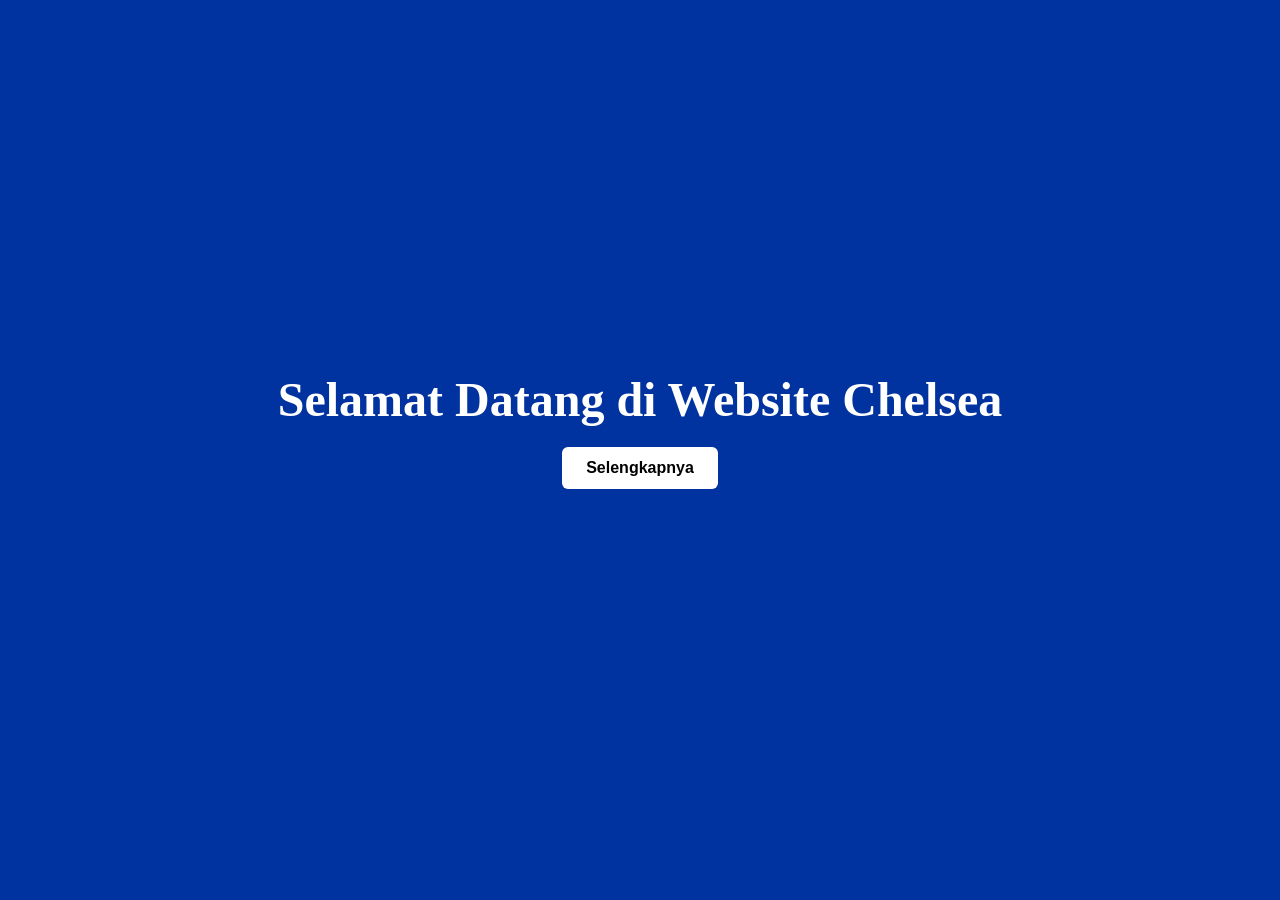
<file: index.html>
<!DOCTYPE html>
<html lang="en">
<head>
    <meta charset="UTF-8">
    <meta name="viewport" content="width=device-width, initial-scale=1.0">
    <title>Website Chelsea</title>
    <link rel="stylesheet" href="style.css">
</head>
<body>
    
    <div class="hero" id="hero">
        <h1>Selamat Datang di Website Chelsea</h1>
        <a href="beranda.html">Selengkapnya</a>
    </div>

</body>
</html>
</file>
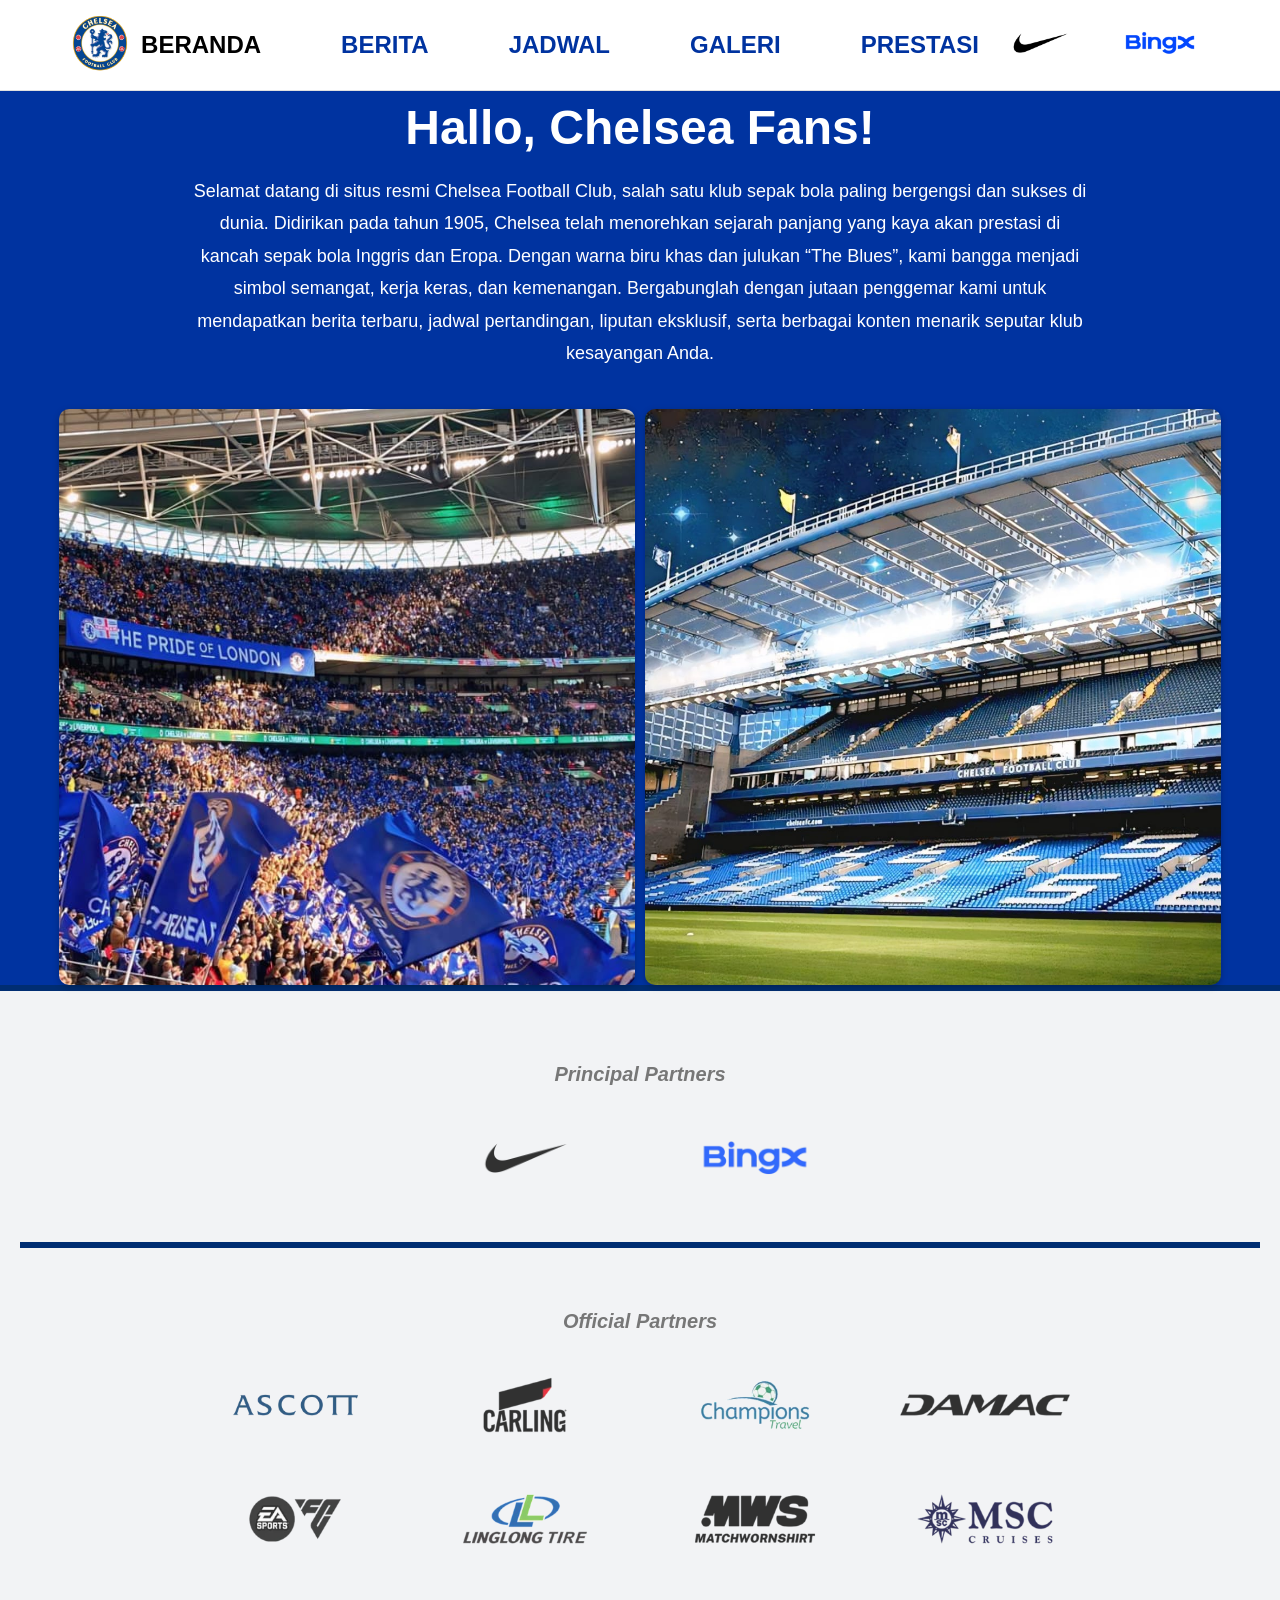
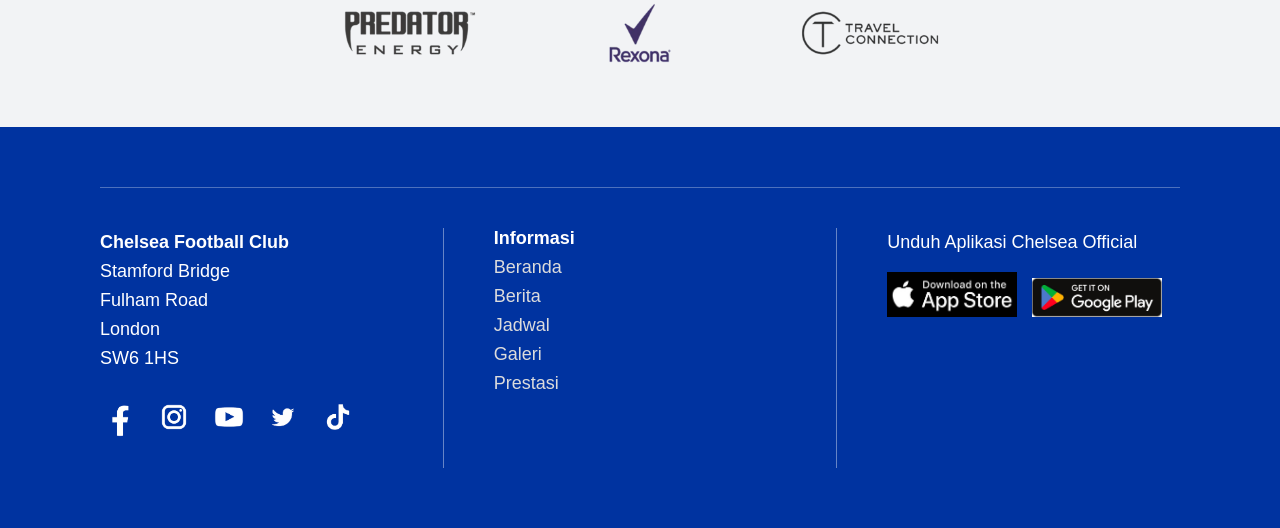
<file: beranda.html>
<!DOCTYPE html>
<html lang="id">
<head>
  <meta charset="UTF-8">
  <meta name="viewport" content="width=device-width, initial-scale=1.0">
  <title>BERANDA | Chelsea FC</title>
  <link rel="stylesheet" href="style.css">
</head>
<body>

  <!-- Navbar -->
  <div class="navbar">
    <div class="logo">
        <a href="index.html">
      <img src="galeri/logo.chelsea.png" alt="Chelsea Logo">
        </a>
    </div>

    <input type="checkbox" id="menu-toggle">
    <label for="menu-toggle" class="menu-icon">&#9776;</label>

    <ul class="menu">
      <li><a href="beranda.html" class="active">BERANDA</a></li>
      <li><a href="berita.html">BERITA</a></li>
      <li><a href="jadwal.html">JADWAL</a></li>
      <li><a href="galeri.html">GALERI</a></li>
      <li><a href="prestasi.html">PRESTASI</a></li>
    </ul>

    <div class="brand">
      <a href="https://www.nike.com/gb/" target="_blank"><img src="galeri/Nike_Swoosh_Black.webp" class="brand-logo" alt="Nike"></a>
      <a href="https://bingx.com" target="_blank"><img src="galeri/bingx_header_500x167.webp" class="brand-logo" alt="bingx"></a>
    </div>
  </div>

  <div class="content">
    <div class="overlay"></div>
  <div class="beranda-text">
    <h1>Hallo, Chelsea Fans!</h1>
    <p>
      Selamat datang di situs resmi Chelsea Football Club, salah satu klub sepak bola paling bergengsi dan sukses di dunia. 
      Didirikan pada tahun 1905, Chelsea telah menorehkan sejarah panjang yang kaya akan prestasi di kancah sepak bola Inggris dan Eropa. 
      Dengan warna biru khas dan julukan “The Blues”, kami bangga menjadi simbol semangat, kerja keras, dan kemenangan. 
      Bergabunglah dengan jutaan penggemar kami untuk mendapatkan berita terbaru, jadwal pertandingan, liputan eksklusif, 
      serta berbagai konten menarik seputar klub kesayangan Anda.
    </p>
  </div>
  </div>

  <!-- Tambahan 2 foto di bawah teks -->
  <div class="beranda-foto">
    <img src="galeri/std1.jpg" alt="Chelsea Team" class="foto-beranda">
    <img src="galeri/std2.jpg" alt="Chelsea Fans" class="foto-beranda">
  </div>

   <!-- PARTNERS SECTION -->
<div class="partners">
  <div class="principal">
    <h3>Principal Partners</h3>
    <div class="partner-logo">
      <a href="https://www.nike.com/gb/" target="_blank">
        <img src="galeri/Nike_Swoosh_Black.webp" alt="Nike">
      </a>
      <a href="https://bingx.com" target="_blank">
        <img src="galeri/bingx_header_500x167.webp" alt="BingX">
      </a>
    </div>
  </div>

  <hr class="separator">

  <div class="official">
    <h3>Official Partners</h3>
    <div class="partner-logo">
      <a href="https://www.discoverasr.com/en/sign-up" target="_blank"><img src="galeri/Ascott.webp" alt="Ascott"></a>
      <a href="https://www.carling.com/" target="_blank"><img src="galeri/carling_footer_600x200.webp" alt="Carling"></a>
      <a href="https://www.champions-travel.com/" target="_blank"><img src="galeri/champions_travel_footer_600x200.webp" alt="Champions Travel"></a>
      <a href="https://www.damacproperties.com/" target="_blank"><img src="galeri/damac_footer_600x200.webp" alt="Damac"></a>
      <a href="https://www.ea.com/games/ea-sports-fc" target="_blank"><img src="galeri/easports_footer_600x200.webp" alt="EA Sports"></a>
      <a href="https://www.linglongtire.com/" target="_blank"><img src="galeri/linglone_footer_600x200.webp" alt="Linglong Tire"></a>
      <a href="https://www.mwspartnership.com/" target="_blank"><img src="galeri/mws_footer_600x200.webp" alt="MWS"></a>
      <a href="https://www.msccruises.com/" target="_blank"><img src="galeri/msc_footer_600x200.webp" alt="MSC Cruises"></a>
      <a href="https://www.predatorenergy.com/" target="_blank"><img src="galeri/predator_footer_600x200.webp" alt="Predator Energy"></a>
      <a href="https://www.rexona.com/" target="_blank"><img src="galeri/rexona_footer_600x200.webp" alt="Rexona"></a>
      <a href="https://www.travelconnection.co.uk/" target="_blank"><img src="galeri/travel_connection_footer_600x200.webp" alt="Travel Connection"></a>
    </div>
  </div>
</div>
<!-- END PARTNERS -->

<!-- FOOTER -->
<footer class="footer">
  <div class="footer-container">

    <!-- Kolom kiri -->
    <div class="footer-column">
      <p><strong>Chelsea Football Club</strong></p>
      <p>Stamford Bridge<br>Fulham Road<br>London<br>SW6 1HS</p>

      <div class="social-icons">
        <a href="https://www.facebook.com/ChelseaFC/" target="_blank"><img src="galeri/facebook.png" alt="Facebook"></a>
        <a href="https://www.instagram.com/chelseafc/" target="_blank"><img src="galeri/instagram.png" alt="Instagram"></a>
        <a href="https://www.youtube.com/chelseafc" target="_blank"><img src="galeri/youtube.png" alt="YouTube"></a>
        <a href="https://x.com/chelseafc" target="_blank"><img src="galeri/twitter.png" alt="Twitter"></a>
        <a href="https://www.tiktok.com/@chelseafc" target="_blank"><img src="galeri/tiktok.png" alt="TikTok"></a>
      </div>
    </div>

     <!-- Garis pemisah 1 -->
    <div class="footer-divider"></div>

    <!-- Kolom tengah -->
<div class="footer-column">
  <h3>Informasi</h3>
  <ul>
    <li><a href="beranda.html">Beranda</a></li>
    <li><a href="berita.html">Berita</a></li>
    <li><a href="jadwal.html">Jadwal</a></li>
    <li><a href="galeri.html">Galeri</a></li>
    <li><a href="prestasi.html">Prestasi</a></li>
  </ul>
</div>

    <!-- Garis pemisah 2 -->
    <div class="footer-divider"></div>

    <!-- Kolom kanan -->
    <div class="footer-column">
      <p>Unduh Aplikasi Chelsea Official</p>
      <div class="app-links">
        <a href="https://apps.apple.com/gb/app/chelsea-official-app/id1353142218?shortlink=id1x1kng&c=Website_Landing_Preferences&pid=Website&deep_link_value=Website_Landing_Preferences&source_caller=ui" target="_blank"><img src="galeri/appsore.jpg" alt="App Store"></a>
        <a href="https://play.google.com/store/apps/details?id=com.chelseafc.the5thstand&hl=en_US&gl=US&shortlink=03ey3mli&c=Website_Landing_Preferences&pid=Website&deep_link_value=Website_Landing_Preferences&source_caller=ui&pli=1" target="_blank"><img src="galeri/playstore.jpg" alt="Google Play"></a>
      </div>
    </div>

  </div>
</footer>
<!-- END FOOTERS -->

</div>
</body>
</html>
</file>
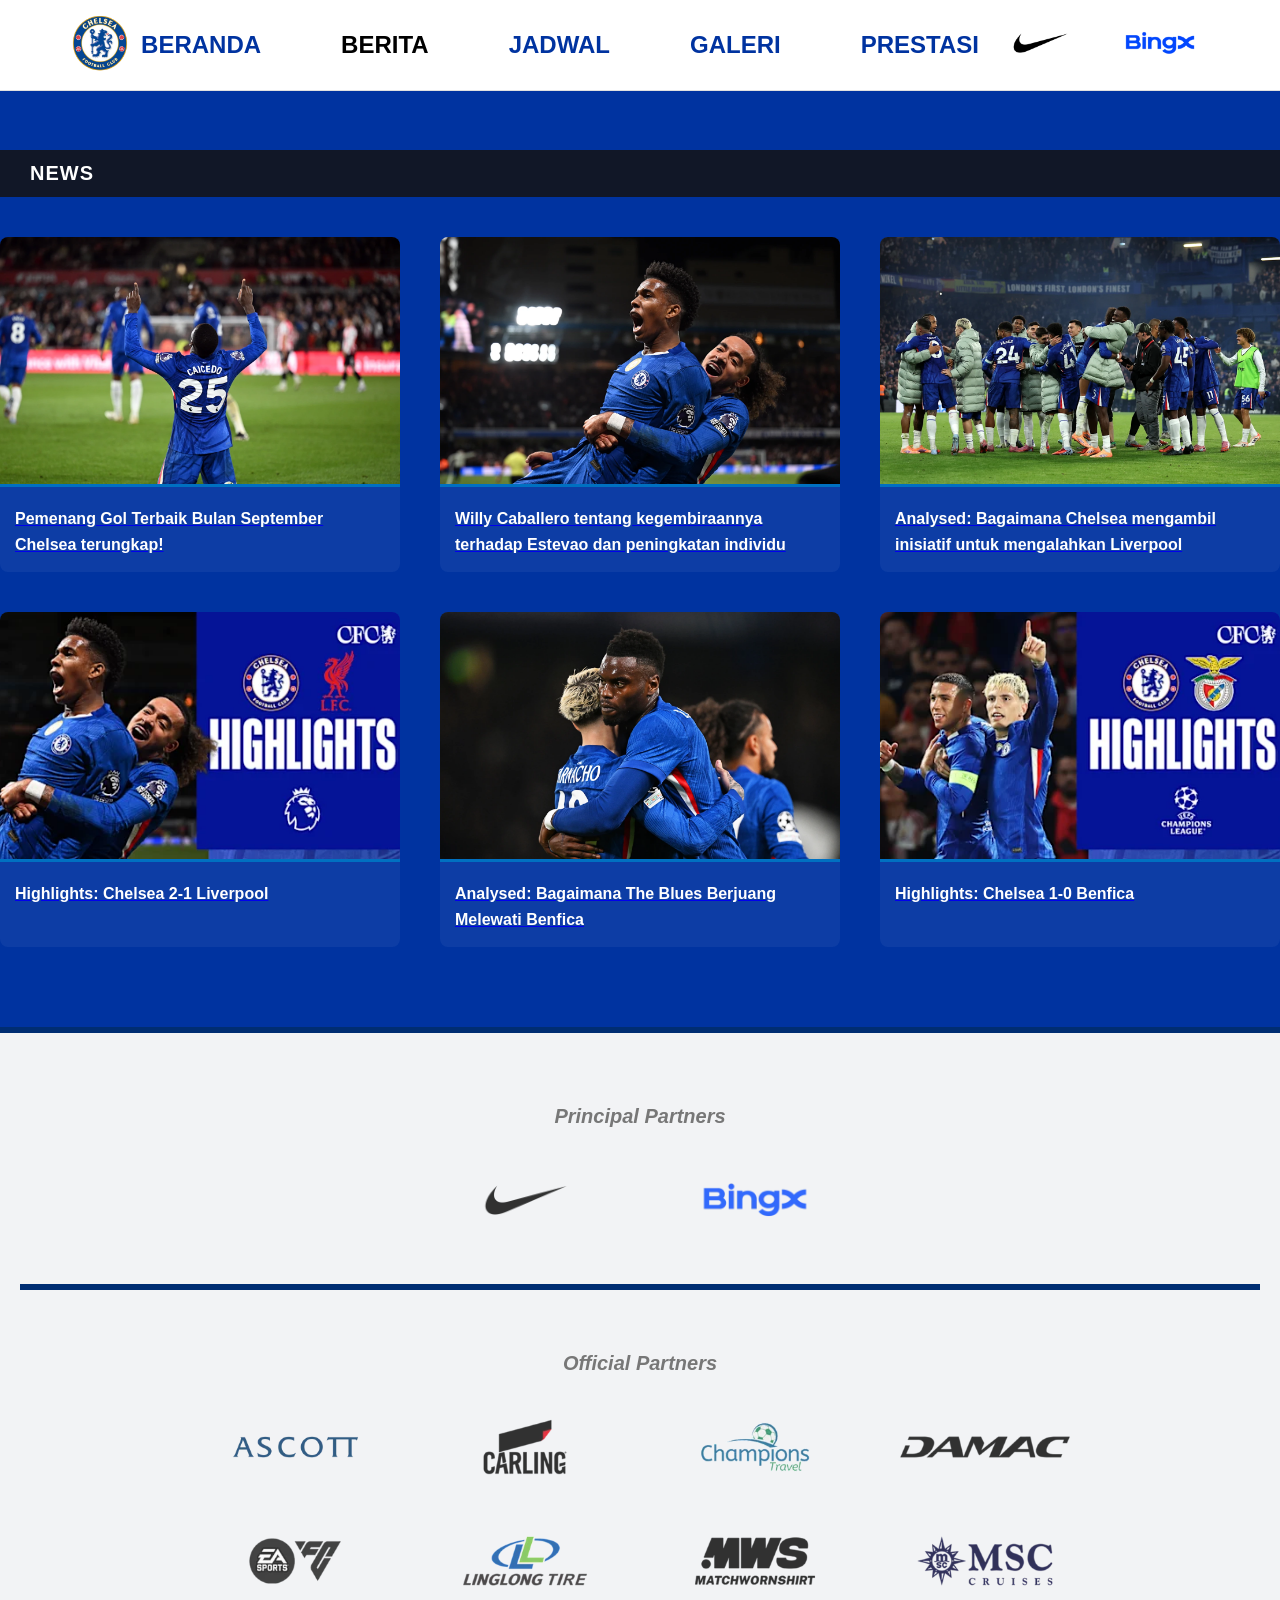
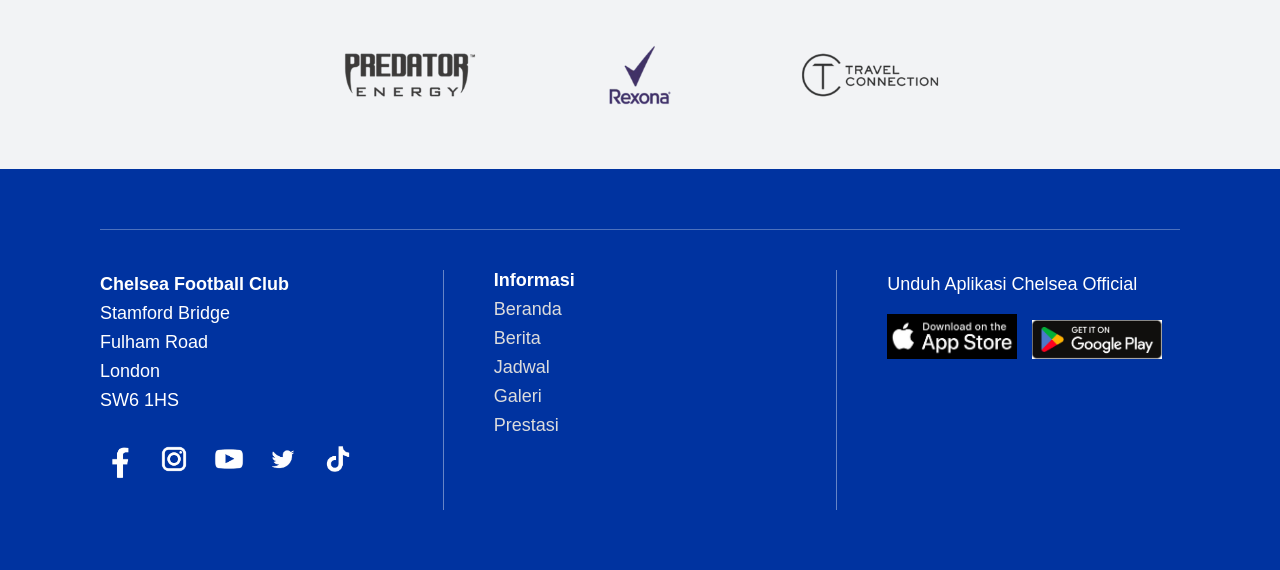
<file: berita.html>
<!DOCTYPE html>
<html lang="id">
<head>
  <meta charset="UTF-8">
  <meta name="viewport" content="width=device-width, initial-scale=1.0">
  <title>BERITA | Chelsea FC</title>
  <link rel="stylesheet" href="style.css">
</head>
<body>

  <!-- Navbar -->
  <div class="navbar">
    <div class="logo">
      <a href="index.html">
        <img src="galeri/logo.chelsea.png" alt="Chelsea Logo">
      </a>
    </div>

    <input type="checkbox" id="menu-toggle">
    <label for="menu-toggle" class="menu-icon">&#9776;</label>

    <ul class="menu">
      <li><a href="beranda.html">BERANDA</a></li>
      <li><a href="berita.html" class="active">BERITA</a></li>
      <li><a href="jadwal.html">JADWAL</a></li>
      <li><a href="galeri.html">GALERI</a></li>
      <li><a href="prestasi.html">PRESTASI</a></li>
    </ul>

    <div class="brand">
      <a href="https://www.nike.com/gb/" target="_blank"><img src="galeri/Nike_Swoosh_Black.webp" class="brand-logo" alt="Nike"></a>
      <a href="https://bingx.com" target="_blank"><img src="galeri/bingx_header_500x167.webp" class="brand-logo" alt="bingx"></a>
    </div>
  </div>

  <!-- Section News -->
  <section class="news-section">
    <h2 class="section-title">NEWS</h2>

    <div class="news-container">
      <div class="news-card">
        <a href="berita1.html" target="_blank">
        <img src="galeri/berita1.webp" alt="Berita 1">
        <p>Pemenang Gol Terbaik Bulan September Chelsea terungkap!</p>
        </a>
      </div>

      <div class="news-card">
        <a href="berita2.html" target="_blank">
        <img src="galeri/berita2.webp" alt="Berita 2">
        <p>Willy Caballero tentang kegembiraannya terhadap Estevao dan peningkatan individu</p>
        </a>
      </div>

      <div class="news-card">
        <a href="berita3.html" target="_blank">
        <img src="galeri/berita3.webp" alt="Berita 3">
        <p>Analysed: Bagaimana Chelsea mengambil inisiatif untuk mengalahkan Liverpool</p>
        </a>
      </div>

      <div class="news-card">
        <a href="https://youtu.be/ABM__Eq-VKY?si=uOVb8-Cm1Ati54t7" target="_blank">
        <img src="galeri/higlights.webp" alt="higlights">
        <p>Highlights: Chelsea 2-1 Liverpool</p>
        </a>
      </div>

      <div class="news-card">
        <a href="berita5.html" target="_blank">
        <img src="galeri/berita5.webp" alt="Berita 5">
        <p>Analysed: Bagaimana The Blues Berjuang Melewati Benfica</p>
        </a>
      </div>

      <div class="news-card">
        <a href="https://youtu.be/t7xD6mVBL2M?si=WYbvD7YIUzpQg7qe" target="_blank">
        <img src="galeri/higlights2.webp" alt="higlights 2">
        <p>Highlights: Chelsea 1-0 Benfica</p>
        </a>
      </div>

    </div>
  </section>

  <!-- PARTNERS SECTION -->
<div class="partners">
  <div class="principal">
    <h3>Principal Partners</h3>
    <div class="partner-logo">
      <a href="https://www.nike.com/gb/" target="_blank">
        <img src="galeri/Nike_Swoosh_Black.webp" alt="Nike">
      </a>
      <a href="https://bingx.com" target="_blank">
        <img src="galeri/bingx_header_500x167.webp" alt="BingX">
      </a>
    </div>
  </div>

  <hr class="separator">

  <div class="official">
    <h3>Official Partners</h3>
    <div class="partner-logo">
      <a href="https://www.discoverasr.com/en/sign-up" target="_blank"><img src="galeri/Ascott.webp" alt="Ascott"></a>
      <a href="https://www.carling.com/" target="_blank"><img src="galeri/carling_footer_600x200.webp" alt="Carling"></a>
      <a href="https://www.champions-travel.com/" target="_blank"><img src="galeri/champions_travel_footer_600x200.webp" alt="Champions Travel"></a>
      <a href="https://www.damacproperties.com/" target="_blank"><img src="galeri/damac_footer_600x200.webp" alt="Damac"></a>
      <a href="https://www.ea.com/games/ea-sports-fc" target="_blank"><img src="galeri/easports_footer_600x200.webp" alt="EA Sports"></a>
      <a href="https://www.linglongtire.com/" target="_blank"><img src="galeri/linglone_footer_600x200.webp" alt="Linglong Tire"></a>
      <a href="https://www.mwspartnership.com/" target="_blank"><img src="galeri/mws_footer_600x200.webp" alt="MWS"></a>
      <a href="https://www.msccruises.com/" target="_blank"><img src="galeri/msc_footer_600x200.webp" alt="MSC Cruises"></a>
      <a href="https://www.predatorenergy.com/" target="_blank"><img src="galeri/predator_footer_600x200.webp" alt="Predator Energy"></a>
      <a href="https://www.rexona.com/" target="_blank"><img src="galeri/rexona_footer_600x200.webp" alt="Rexona"></a>
      <a href="https://www.travelconnection.co.uk/" target="_blank"><img src="galeri/travel_connection_footer_600x200.webp" alt="Travel Connection"></a>
    </div>
  </div>
</div>
<!-- END PARTNERS -->

<!-- FOOTER -->
<footer class="footer">
  <div class="footer-container">

    <!-- Kolom kiri -->
    <div class="footer-column">
      <p><strong>Chelsea Football Club</strong></p>
      <p>Stamford Bridge<br>Fulham Road<br>London<br>SW6 1HS</p>

      <div class="social-icons">
        <a href="https://www.facebook.com/ChelseaFC/" target="_blank"><img src="galeri/facebook.png" alt="Facebook"></a>
        <a href="https://www.instagram.com/chelseafc/" target="_blank"><img src="galeri/instagram.png" alt="Instagram"></a>
        <a href="https://www.youtube.com/chelseafc" target="_blank"><img src="galeri/youtube.png" alt="YouTube"></a>
        <a href="https://x.com/chelseafc" target="_blank"><img src="galeri/twitter.png" alt="Twitter"></a>
        <a href="https://www.tiktok.com/@chelseafc" target="_blank"><img src="galeri/tiktok.png" alt="TikTok"></a>
      </div>
    </div>

     <!-- Garis pemisah 1 -->
    <div class="footer-divider"></div>

    <!-- Kolom tengah -->
<div class="footer-column">
  <h3>Informasi</h3>
  <ul>
    <li><a href="beranda.html">Beranda</a></li>
    <li><a href="berita.html">Berita</a></li>
    <li><a href="jadwal.html">Jadwal</a></li>
    <li><a href="galeri.html">Galeri</a></li>
    <li><a href="prestasi.html">Prestasi</a></li>
  </ul>
</div>

    <!-- Garis pemisah 2 -->
    <div class="footer-divider"></div>

    <!-- Kolom kanan -->
    <div class="footer-column">
      <p>Unduh Aplikasi Chelsea Official</p>
      <div class="app-links">
        <a href="https://apps.apple.com/gb/app/chelsea-official-app/id1353142218?shortlink=id1x1kng&c=Website_Landing_Preferences&pid=Website&deep_link_value=Website_Landing_Preferences&source_caller=ui" target="_blank"><img src="galeri/appsore.jpg" alt="App Store"></a>
        <a href="https://play.google.com/store/apps/details?id=com.chelseafc.the5thstand&hl=en_US&gl=US&shortlink=03ey3mli&c=Website_Landing_Preferences&pid=Website&deep_link_value=Website_Landing_Preferences&source_caller=ui&pli=1" target="_blank"><img src="galeri/playstore.jpg" alt="Google Play"></a>
      </div>
    </div>

  </div>
</footer>
<!-- END FOOTERS -->


</body>
</html>
</file>
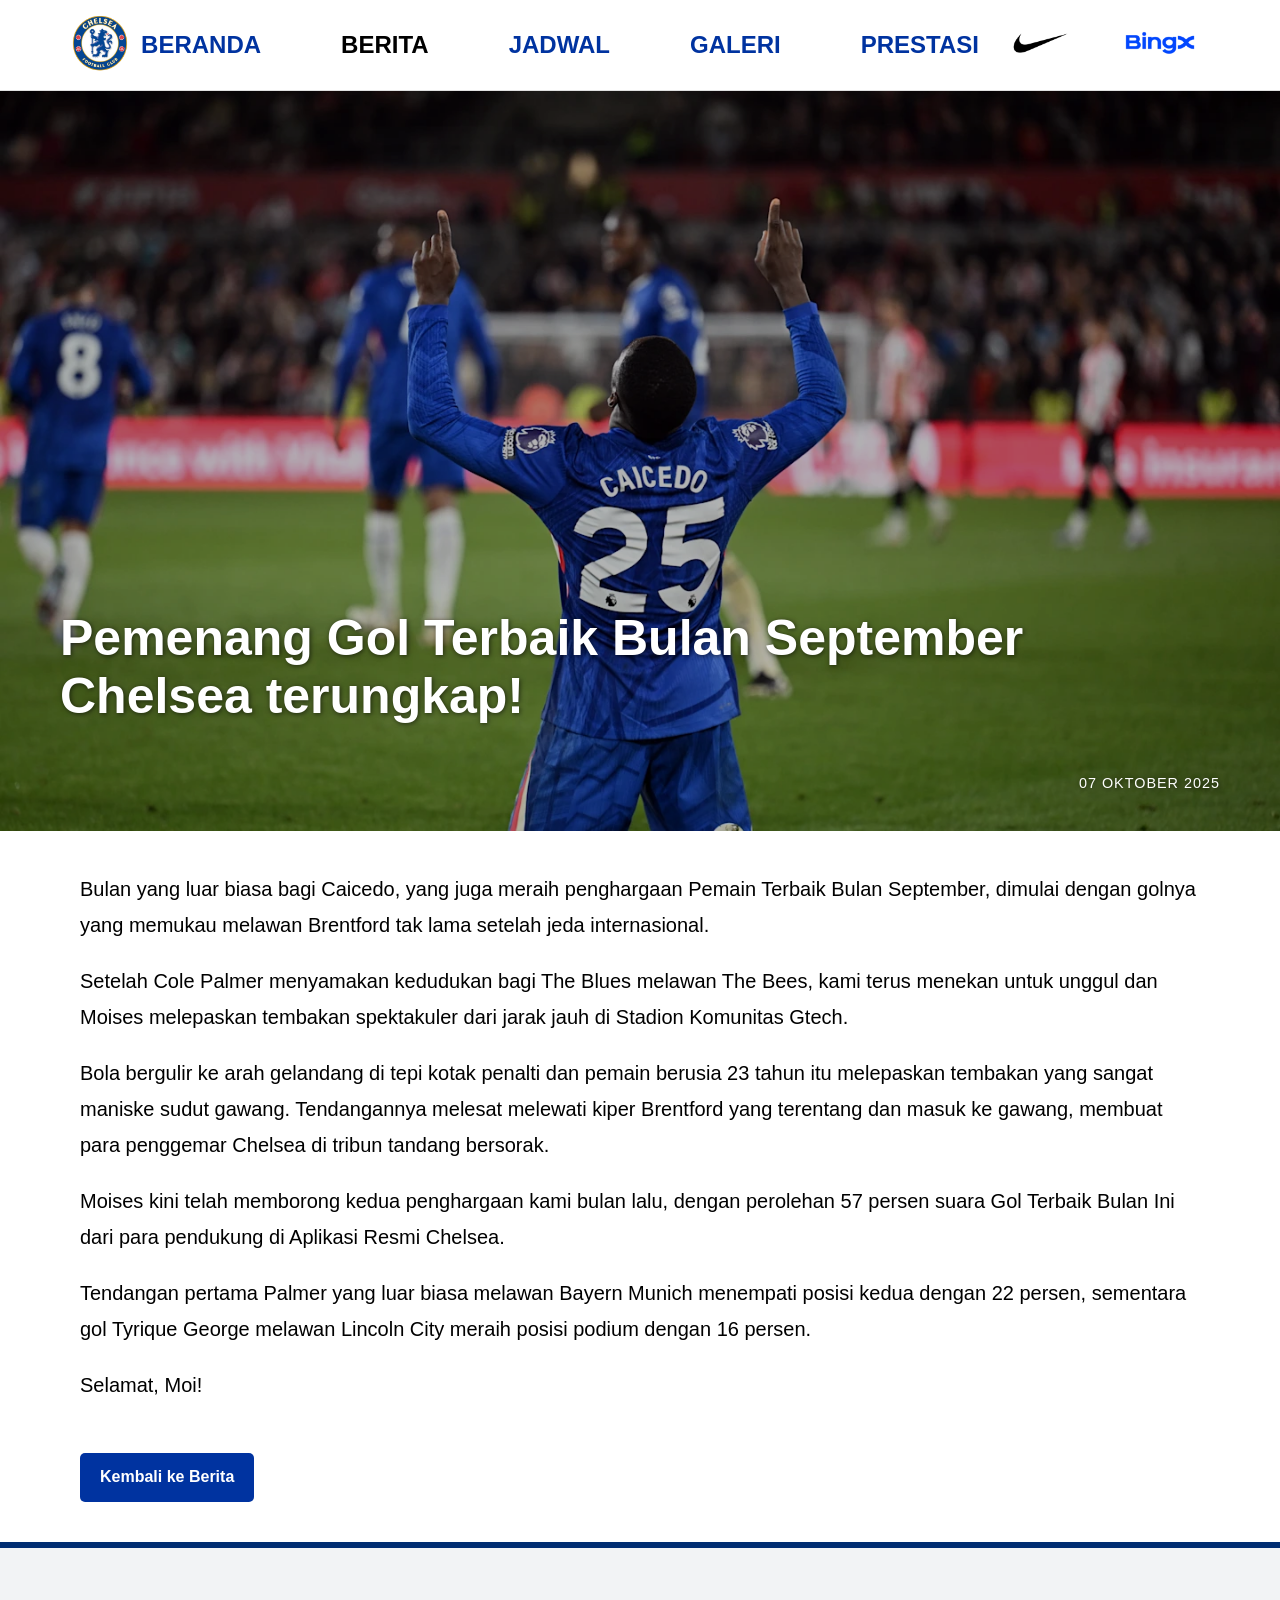
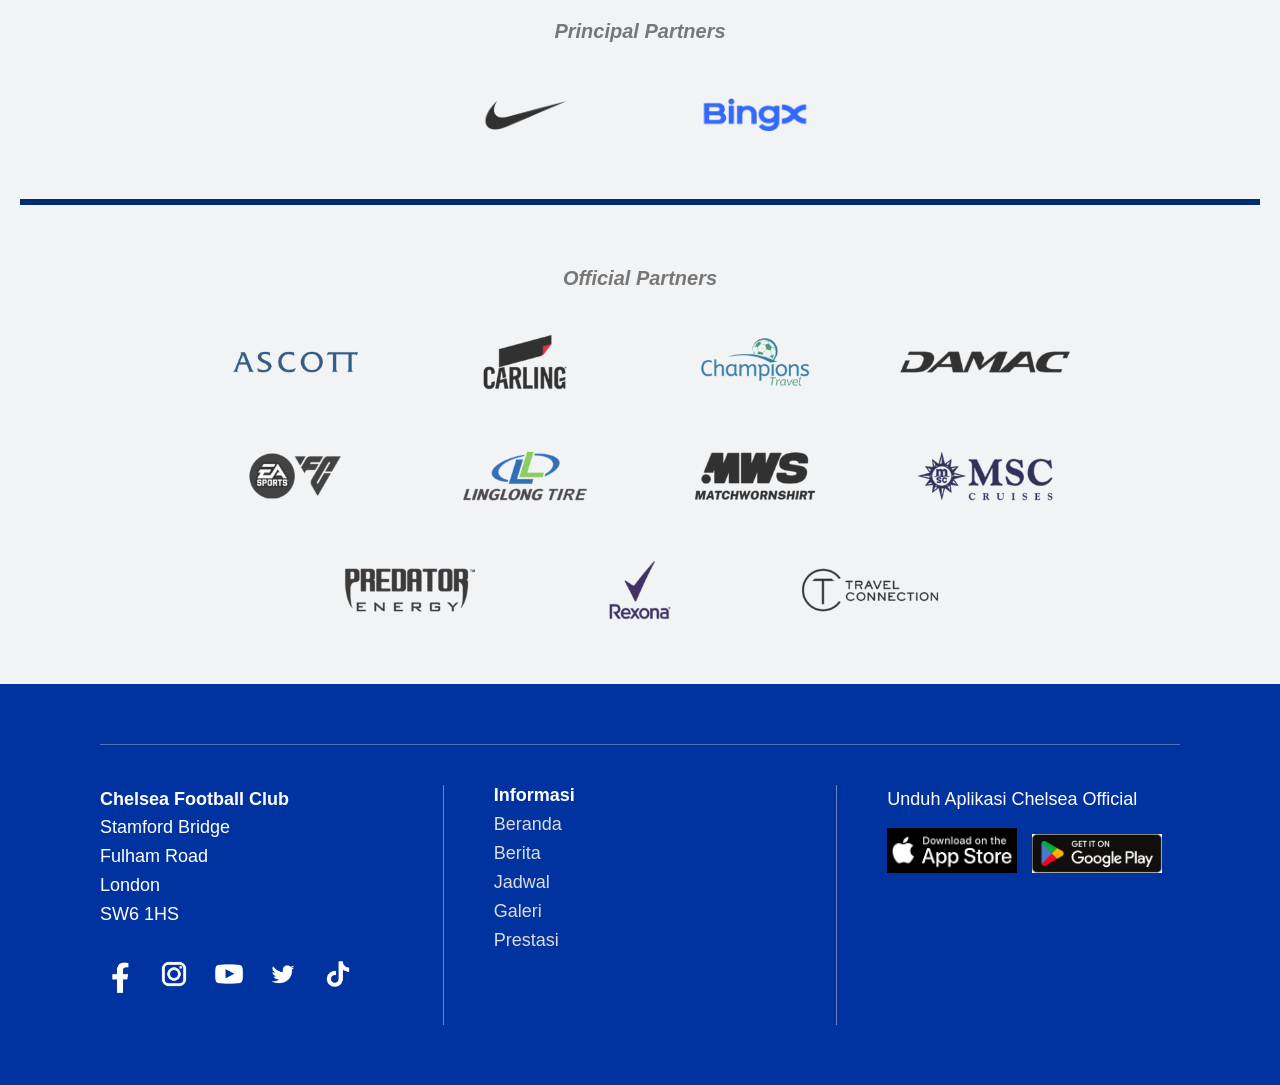
<file: berita1.html>
<!DOCTYPE html>
<html lang="id">
<head>
  <meta charset="UTF-8">
  <meta name="viewport" content="width=device-width, initial-scale=1.0">
  <title>Pemenang Gol Terbaik Bulan September Chelsea terungkap!</title>
  <link rel="stylesheet" href="style.css">
</head>
<body>

  <!-- Navbar (boleh copy dari berita.html biar konsisten) -->
  <div class="navbar">
    <div class="logo">
      <a href="index.html">
        <img src="galeri/logo.chelsea.png" alt="Chelsea Logo">
      </a>
    </div>
    <ul class="menu">
      <li><a href="beranda.html">BERANDA</a></li>
      <li><a href="berita.html" class="active">BERITA</a></li>
      <li><a href="jadwal.html">JADWAL</a></li>
      <li><a href="galeri.html">GALERI</a></li>
      <li><a href="prestasi.html">PRESTASI</a></li>
    </ul>

    <div class="brand">
      <a href="https://www.nike.com/gb/" target="_blank"><img src="galeri/Nike_Swoosh_Black.webp" class="brand-logo" alt="Nike"></a>
      <a href="https://bingx.com" target="_blank"><img src="galeri/bingx_header_500x167.webp" class="brand-logo" alt="bingx"></a>
    </div>
  </div>

  <!-- Isi Berita -->
  <section class="berita-header">
    <img src="galeri/berita1.webp" alt="Berita 1">

    <div class="overlay">
        <h1>Pemenang Gol Terbaik Bulan September Chelsea terungkap!</h1>

        <div class="berita-meta">
            <span class="tanggal">07 OKTOBER 2025</span>
        </div>
    </div>
  </section>

  <!-- ISI BERITA -->
  <section class="berita-content">
    <p>
      Bulan yang luar biasa bagi Caicedo, yang juga meraih penghargaan Pemain Terbaik Bulan September,
      dimulai dengan golnya yang memukau melawan Brentford tak lama setelah jeda internasional. 
    </p>

    <p>
      Setelah Cole Palmer menyamakan kedudukan bagi The Blues melawan The Bees,
      kami terus menekan untuk unggul dan Moises melepaskan tembakan spektakuler dari jarak jauh di Stadion Komunitas Gtech.
 
    </p>

    <p>
      Bola bergulir ke arah gelandang di tepi kotak penalti dan pemain berusia 23 tahun itu melepaskan tembakan yang sangat maniske sudut gawang.
      Tendangannya melesat melewati kiper Brentford yang terentang dan masuk ke gawang, membuat para penggemar Chelsea di tribun tandang bersorak.
    </p>

    <p>
      Moises kini telah memborong kedua penghargaan kami bulan lalu,
      dengan perolehan 57 persen suara Gol Terbaik Bulan Ini dari para pendukung di Aplikasi Resmi Chelsea.
    </p>

    <p>
      Tendangan pertama Palmer yang luar biasa melawan Bayern Munich menempati posisi kedua dengan 22 persen,
      sementara gol Tyrique George melawan Lincoln City meraih posisi podium dengan 16 persen.
    </p>
    
    <p>
      Selamat, Moi!
    </p>

    <a href="berita.html" class="back-button">Kembali ke Berita</a>
  </section>

  <!-- PARTNERS SECTION -->
<div class="partners">
  <div class="principal">
    <h3>Principal Partners</h3>
    <div class="partner-logo">
      <a href="https://www.nike.com/gb/" target="_blank">
        <img src="galeri/Nike_Swoosh_Black.webp" alt="Nike">
      </a>
      <a href="https://bingx.com" target="_blank">
        <img src="galeri/bingx_header_500x167.webp" alt="BingX">
      </a>
    </div>
  </div>

  <hr class="separator">

  <div class="official">
    <h3>Official Partners</h3>
    <div class="partner-logo">
      <a href="https://www.discoverasr.com/en/sign-up" target="_blank"><img src="galeri/Ascott.webp" alt="Ascott"></a>
      <a href="https://www.carling.com/" target="_blank"><img src="galeri/carling_footer_600x200.webp" alt="Carling"></a>
      <a href="https://www.champions-travel.com/" target="_blank"><img src="galeri/champions_travel_footer_600x200.webp" alt="Champions Travel"></a>
      <a href="https://www.damacproperties.com/" target="_blank"><img src="galeri/damac_footer_600x200.webp" alt="Damac"></a>
      <a href="https://www.ea.com/games/ea-sports-fc" target="_blank"><img src="galeri/easports_footer_600x200.webp" alt="EA Sports"></a>
      <a href="https://www.linglongtire.com/" target="_blank"><img src="galeri/linglone_footer_600x200.webp" alt="Linglong Tire"></a>
      <a href="https://www.mwspartnership.com/" target="_blank"><img src="galeri/mws_footer_600x200.webp" alt="MWS"></a>
      <a href="https://www.msccruises.com/" target="_blank"><img src="galeri/msc_footer_600x200.webp" alt="MSC Cruises"></a>
      <a href="https://www.predatorenergy.com/" target="_blank"><img src="galeri/predator_footer_600x200.webp" alt="Predator Energy"></a>
      <a href="https://www.rexona.com/" target="_blank"><img src="galeri/rexona_footer_600x200.webp" alt="Rexona"></a>
      <a href="https://www.travelconnection.co.uk/" target="_blank"><img src="galeri/travel_connection_footer_600x200.webp" alt="Travel Connection"></a>
    </div>
  </div>
</div>
<!-- END PARTNERS -->

<!-- FOOTER -->
<footer class="footer">
  <div class="footer-container">

    <!-- Kolom kiri -->
    <div class="footer-column">
      <p><strong>Chelsea Football Club</strong></p>
      <p>Stamford Bridge<br>Fulham Road<br>London<br>SW6 1HS</p>

      <div class="social-icons">
        <a href="https://www.facebook.com/ChelseaFC/" target="_blank"><img src="galeri/facebook.png" alt="Facebook"></a>
        <a href="https://www.instagram.com/chelseafc/" target="_blank"><img src="galeri/instagram.png" alt="Instagram"></a>
        <a href="https://www.youtube.com/chelseafc" target="_blank"><img src="galeri/youtube.png" alt="YouTube"></a>
        <a href="https://x.com/chelseafc" target="_blank"><img src="galeri/twitter.png" alt="Twitter"></a>
        <a href="https://www.tiktok.com/@chelseafc" target="_blank"><img src="galeri/tiktok.png" alt="TikTok"></a>
      </div>
    </div>

     <!-- Garis pemisah 1 -->
    <div class="footer-divider"></div>

    <!-- Kolom tengah -->
<div class="footer-column">
  <h3>Informasi</h3>
  <ul>
    <li><a href="beranda.html">Beranda</a></li>
    <li><a href="berita.html">Berita</a></li>
    <li><a href="jadwal.html">Jadwal</a></li>
    <li><a href="galeri.html">Galeri</a></li>
    <li><a href="prestasi.html">Prestasi</a></li>
  </ul>
</div>

    <!-- Garis pemisah 2 -->
    <div class="footer-divider"></div>

    <!-- Kolom kanan -->
    <div class="footer-column">
      <p>Unduh Aplikasi Chelsea Official</p>
      <div class="app-links">
        <a href="https://apps.apple.com/gb/app/chelsea-official-app/id1353142218?shortlink=id1x1kng&c=Website_Landing_Preferences&pid=Website&deep_link_value=Website_Landing_Preferences&source_caller=ui" target="_blank"><img src="galeri/appsore.jpg" alt="App Store"></a>
        <a href="https://play.google.com/store/apps/details?id=com.chelseafc.the5thstand&hl=en_US&gl=US&shortlink=03ey3mli&c=Website_Landing_Preferences&pid=Website&deep_link_value=Website_Landing_Preferences&source_caller=ui&pli=1" target="_blank"><img src="galeri/playstore.jpg" alt="Google Play"></a>
      </div>
    </div>

  </div>
</footer>
<!-- END FOOTERS -->


</body>
</html>
</file>
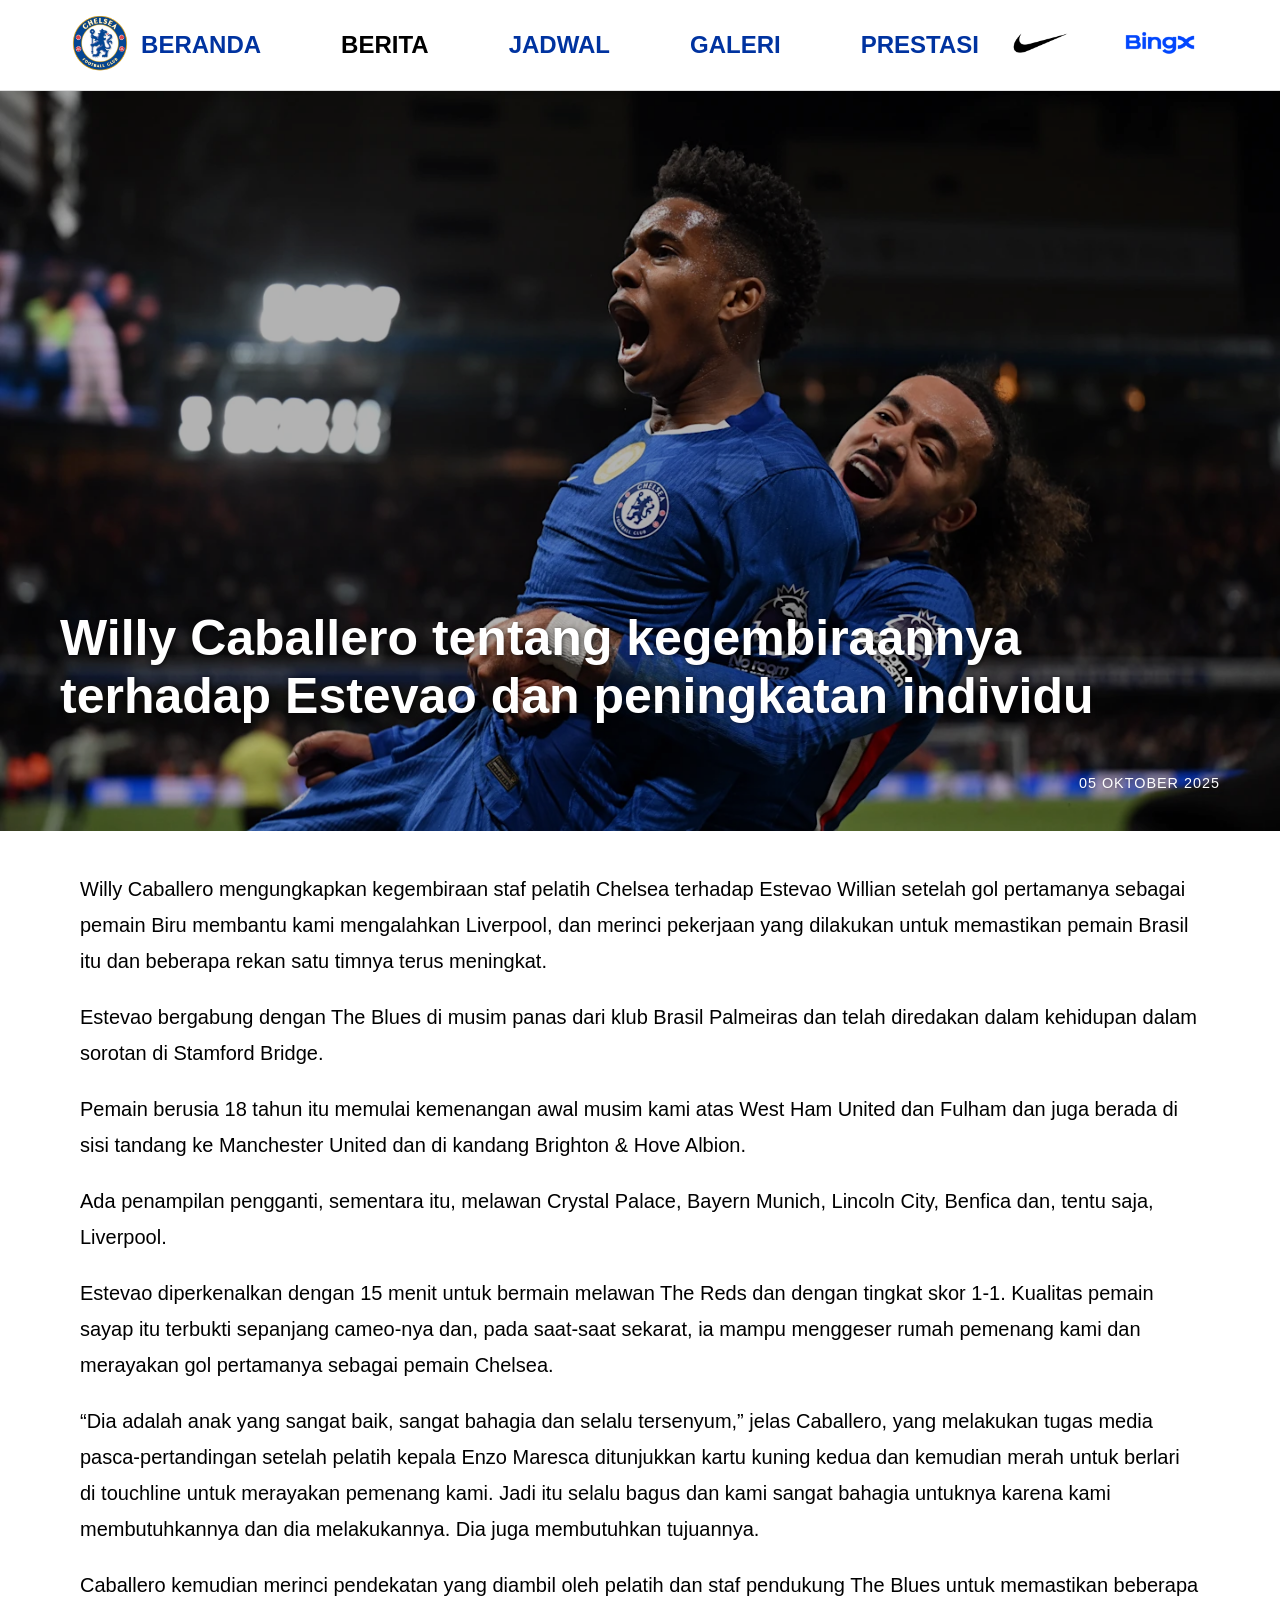
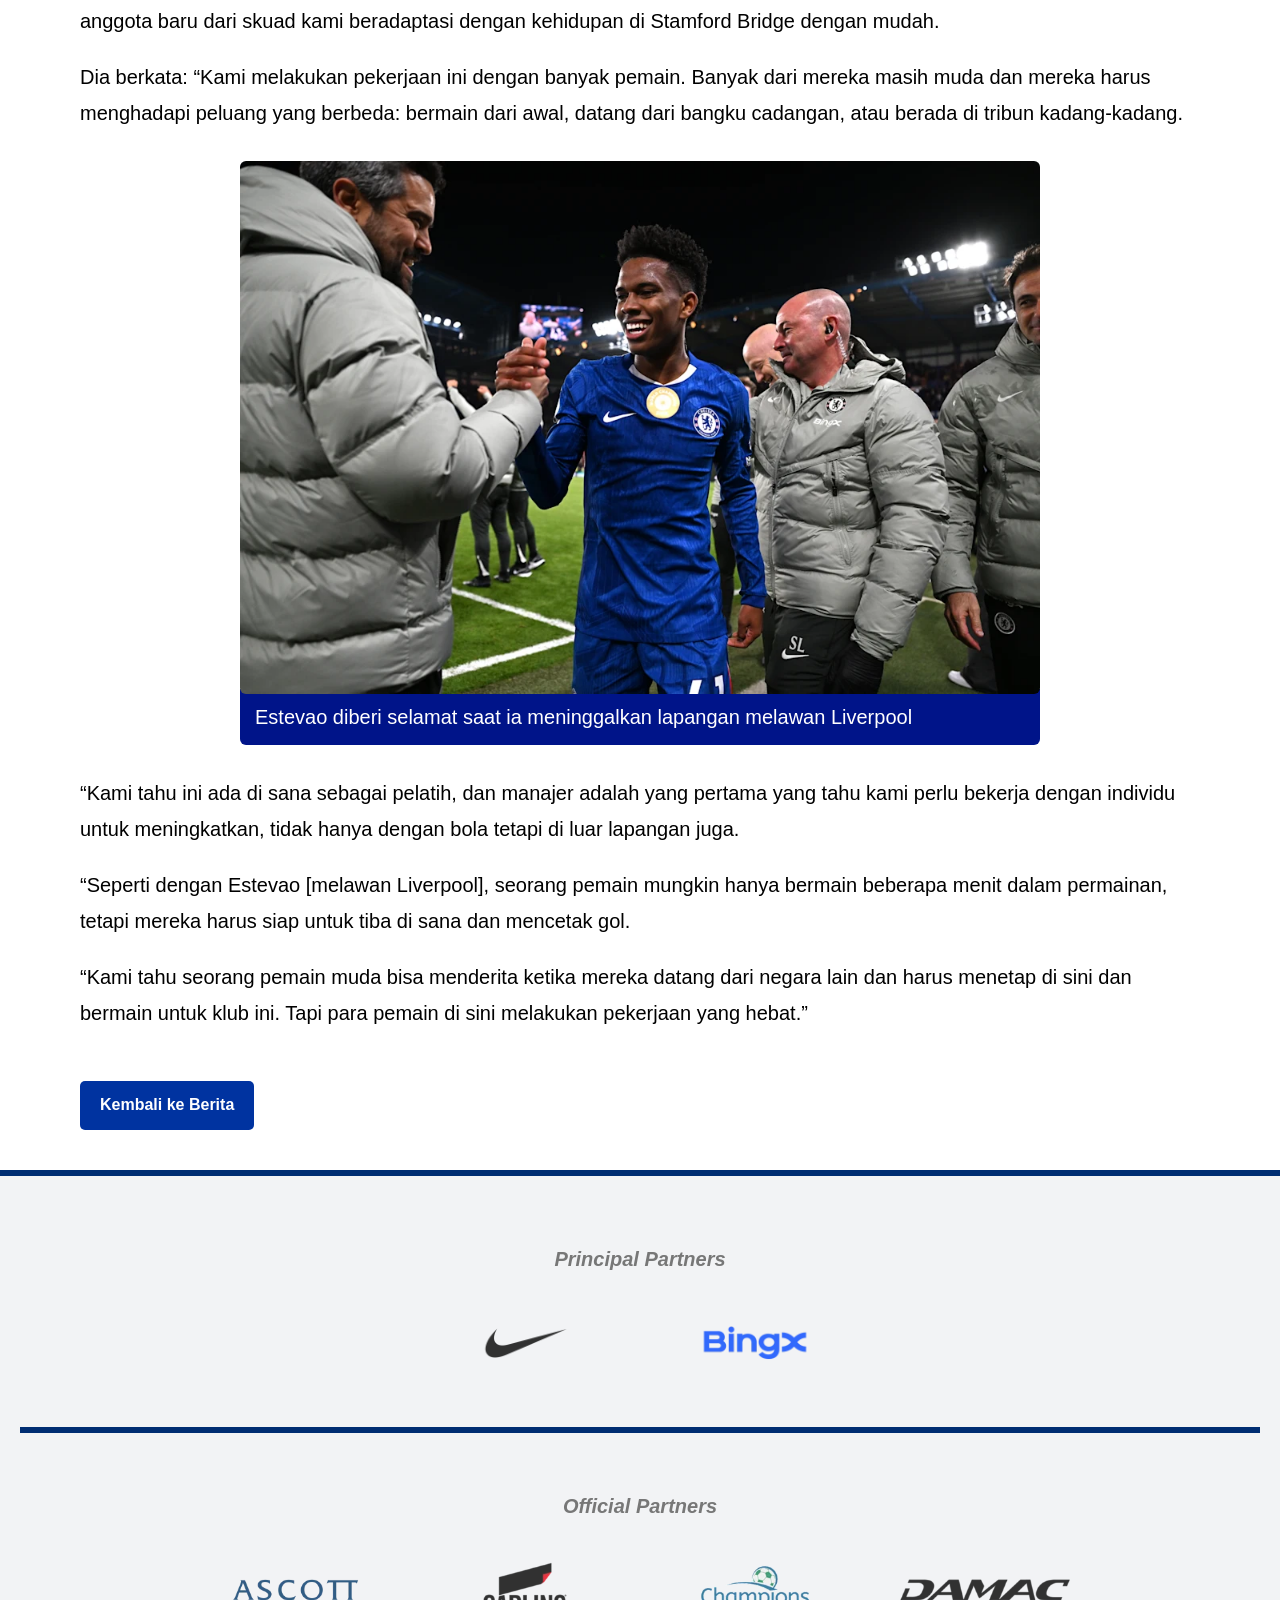
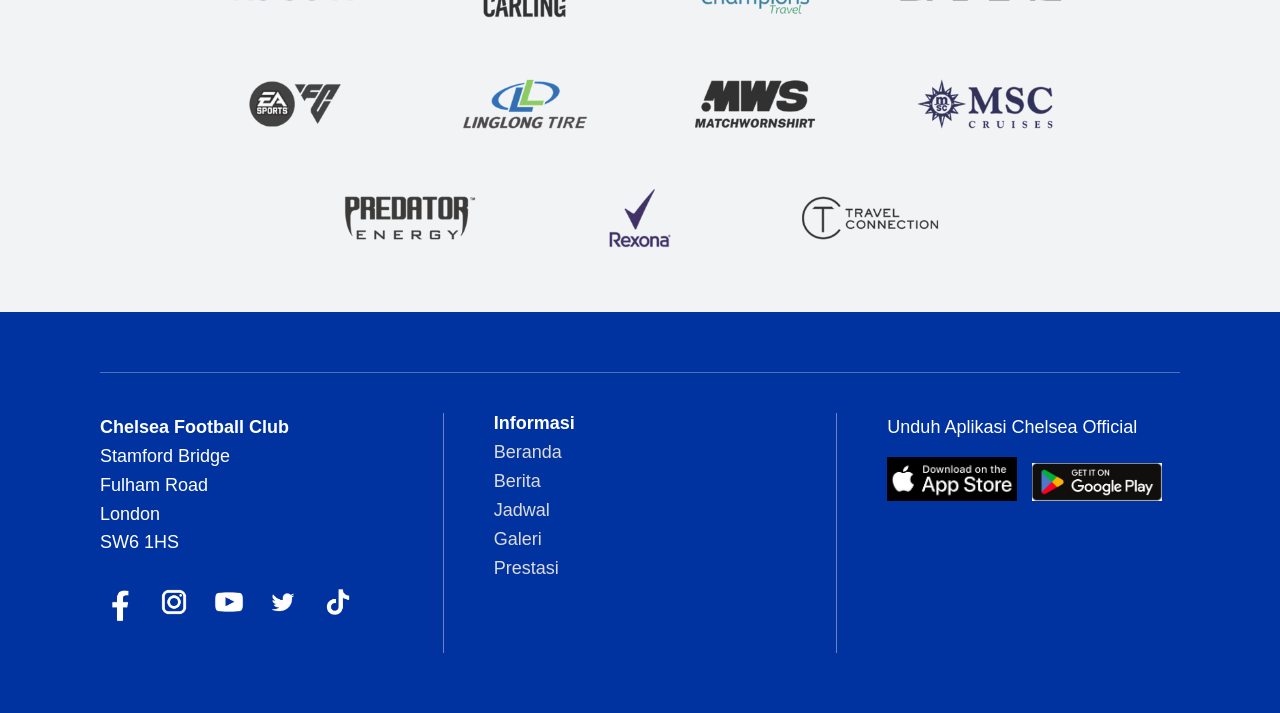
<file: berita2.html>
<!DOCTYPE html>
<html lang="id">
<head>
  <meta charset="UTF-8">
  <meta name="viewport" content="width=device-width, initial-scale=1.0">
  <title>Willy Caballero tentang kegembiraannya terhadap Estevao dan peningkatan individu</title>
  <link rel="stylesheet" href="style.css">
</head>
<body>

  <!-- Navbar (boleh copy dari berita.html biar konsisten) -->
  <div class="navbar">
    <div class="logo">
      <a href="index.html">
        <img src="galeri/logo.chelsea.png" alt="Chelsea Logo">
      </a>
    </div>
    <ul class="menu">
      <li><a href="beranda.html">BERANDA</a></li>
      <li><a href="berita.html" class="active">BERITA</a></li>
      <li><a href="jadwal.html">JADWAL</a></li>
      <li><a href="galeri.html">GALERI</a></li>
      <li><a href="prestasi.html">PRESTASI</a></li>
    </ul>

    <div class="brand">
      <a href="https://www.nike.com/gb/" target="_blank"><img src="galeri/Nike_Swoosh_Black.webp" class="brand-logo" alt="Nike"></a>
      <a href="https://bingx.com" target="_blank"><img src="galeri/bingx_header_500x167.webp" class="brand-logo" alt="bingx"></a>
    </div>
  </div>

  <!-- Isi Berita -->
  <section class="berita-header">
    <img src="galeri/berita2.webp" alt="Berita 2">

    <div class="overlay">
        <h1>Willy Caballero tentang kegembiraannya terhadap Estevao dan peningkatan individu</h1>

        <div class="berita-meta">
            <span class="tanggal">05 OKTOBER 2025</span>
        </div>
    </div>
  </section>

  <!-- ISI BERITA -->
  <section class="berita-content">
    <p>
      Willy Caballero mengungkapkan kegembiraan staf pelatih Chelsea terhadap Estevao Willian setelah gol pertamanya sebagai pemain Biru membantu kami
      mengalahkan Liverpool, dan merinci pekerjaan yang dilakukan untuk memastikan pemain Brasil itu dan beberapa rekan satu timnya terus meningkat. 
    </p>

    <p>
      Estevao bergabung dengan The Blues di musim panas dari klub Brasil
      Palmeiras dan telah diredakan dalam kehidupan dalam sorotan di Stamford Bridge. 
    </p>

    <p>
      Pemain berusia 18 tahun itu memulai kemenangan awal musim kami atas West Ham United dan Fulham dan 
      juga berada di sisi tandang ke Manchester United dan di kandang Brighton & Hove Albion.      
    </p>

    <p>
      Ada penampilan pengganti, sementara itu, melawan Crystal Palace, Bayern Munich, Lincoln City, Benfica dan, tentu saja, Liverpool.
    </p>

    <p>
      Estevao diperkenalkan dengan 15 menit untuk bermain melawan The Reds dan dengan tingkat skor 1-1. 
      Kualitas pemain sayap itu terbukti sepanjang cameo-nya dan, pada saat-saat sekarat, 
      ia mampu menggeser rumah pemenang kami dan merayakan gol pertamanya sebagai pemain Chelsea. 
    </p>
    
    <p>
      “Dia adalah anak yang sangat baik, sangat bahagia dan selalu tersenyum,” jelas Caballero, 
      yang melakukan tugas media pasca-pertandingan setelah pelatih kepala Enzo Maresca ditunjukkan kartu kuning kedua dan 
      kemudian merah untuk berlari di touchline untuk merayakan pemenang kami.
      Jadi itu selalu bagus dan kami sangat bahagia untuknya karena kami membutuhkannya dan dia melakukannya. Dia juga membutuhkan tujuannya. 
    </p>

    <p>
     Caballero kemudian merinci pendekatan yang diambil oleh pelatih dan staf pendukung The Blues untuk memastikan beberapa 
     anggota baru dari skuad kami beradaptasi dengan kehidupan di Stamford Bridge dengan mudah.  
    </p>

    <p>
      Dia berkata: “Kami melakukan pekerjaan ini dengan banyak pemain. Banyak dari mereka masih muda dan mereka harus menghadapi peluang yang 
      berbeda: bermain dari awal, datang dari bangku cadangan, atau berada di tribun kadang-kadang. 
    </p>

    <!-- Tambahan foto dengan caption -->
  <div class="berita-foto">
    <img src="galeri/estevao.webp" alt="Estevao diberi selamat">
    <p class="caption">Estevao diberi selamat saat ia meninggalkan lapangan melawan Liverpool</p>
  </div>

    <p>
      “Kami tahu ini ada di sana sebagai pelatih, dan manajer adalah yang pertama yang tahu kami perlu bekerja dengan individu untuk 
      meningkatkan, tidak hanya dengan bola tetapi di luar lapangan juga.  
    </p>

    <p>
      “Seperti dengan Estevao [melawan Liverpool], seorang pemain mungkin hanya bermain beberapa menit dalam permainan, 
      tetapi mereka harus siap untuk tiba di sana dan mencetak gol.  
    </p>

    <p>
      “Kami tahu seorang pemain muda bisa menderita ketika mereka datang dari negara lain dan harus menetap di sini dan 
      bermain untuk klub ini. Tapi para pemain di sini melakukan pekerjaan yang hebat.”  
    </p>

    <a href="berita.html" class="back-button">Kembali ke Berita</a>
  </section>

  <!-- PARTNERS SECTION -->
<div class="partners">
  <div class="principal">
    <h3>Principal Partners</h3>
    <div class="partner-logo">
      <a href="https://www.nike.com/gb/" target="_blank">
        <img src="galeri/Nike_Swoosh_Black.webp" alt="Nike">
      </a>
      <a href="https://bingx.com" target="_blank">
        <img src="galeri/bingx_header_500x167.webp" alt="BingX">
      </a>
    </div>
  </div>

  <hr class="separator">

  <div class="official">
    <h3>Official Partners</h3>
    <div class="partner-logo">
      <a href="https://www.discoverasr.com/en/sign-up" target="_blank"><img src="galeri/Ascott.webp" alt="Ascott"></a>
      <a href="https://www.carling.com/" target="_blank"><img src="galeri/carling_footer_600x200.webp" alt="Carling"></a>
      <a href="https://www.champions-travel.com/" target="_blank"><img src="galeri/champions_travel_footer_600x200.webp" alt="Champions Travel"></a>
      <a href="https://www.damacproperties.com/" target="_blank"><img src="galeri/damac_footer_600x200.webp" alt="Damac"></a>
      <a href="https://www.ea.com/games/ea-sports-fc" target="_blank"><img src="galeri/easports_footer_600x200.webp" alt="EA Sports"></a>
      <a href="https://www.linglongtire.com/" target="_blank"><img src="galeri/linglone_footer_600x200.webp" alt="Linglong Tire"></a>
      <a href="https://www.mwspartnership.com/" target="_blank"><img src="galeri/mws_footer_600x200.webp" alt="MWS"></a>
      <a href="https://www.msccruises.com/" target="_blank"><img src="galeri/msc_footer_600x200.webp" alt="MSC Cruises"></a>
      <a href="https://www.predatorenergy.com/" target="_blank"><img src="galeri/predator_footer_600x200.webp" alt="Predator Energy"></a>
      <a href="https://www.rexona.com/" target="_blank"><img src="galeri/rexona_footer_600x200.webp" alt="Rexona"></a>
      <a href="https://www.travelconnection.co.uk/" target="_blank"><img src="galeri/travel_connection_footer_600x200.webp" alt="Travel Connection"></a>
    </div>
  </div>
</div>
<!-- END PARTNERS -->

<!-- FOOTER -->
<footer class="footer">
  <div class="footer-container">

    <!-- Kolom kiri -->
    <div class="footer-column">
      <p><strong>Chelsea Football Club</strong></p>
      <p>Stamford Bridge<br>Fulham Road<br>London<br>SW6 1HS</p>

      <div class="social-icons">
        <a href="https://www.facebook.com/ChelseaFC/" target="_blank"><img src="galeri/facebook.png" alt="Facebook"></a>
        <a href="https://www.instagram.com/chelseafc/" target="_blank"><img src="galeri/instagram.png" alt="Instagram"></a>
        <a href="https://www.youtube.com/chelseafc" target="_blank"><img src="galeri/youtube.png" alt="YouTube"></a>
        <a href="https://x.com/chelseafc" target="_blank"><img src="galeri/twitter.png" alt="Twitter"></a>
        <a href="https://www.tiktok.com/@chelseafc" target="_blank"><img src="galeri/tiktok.png" alt="TikTok"></a>
      </div>
    </div>

     <!-- Garis pemisah 1 -->
    <div class="footer-divider"></div>

    <!-- Kolom tengah -->
<div class="footer-column">
  <h3>Informasi</h3>
  <ul>
    <li><a href="beranda.html">Beranda</a></li>
    <li><a href="berita.html">Berita</a></li>
    <li><a href="jadwal.html">Jadwal</a></li>
    <li><a href="galeri.html">Galeri</a></li>
    <li><a href="prestasi.html">Prestasi</a></li>
  </ul>
</div>

    <!-- Garis pemisah 2 -->
    <div class="footer-divider"></div>

    <!-- Kolom kanan -->
    <div class="footer-column">
      <p>Unduh Aplikasi Chelsea Official</p>
      <div class="app-links">
        <a href="https://apps.apple.com/gb/app/chelsea-official-app/id1353142218?shortlink=id1x1kng&c=Website_Landing_Preferences&pid=Website&deep_link_value=Website_Landing_Preferences&source_caller=ui" target="_blank"><img src="galeri/appsore.jpg" alt="App Store"></a>
        <a href="https://play.google.com/store/apps/details?id=com.chelseafc.the5thstand&hl=en_US&gl=US&shortlink=03ey3mli&c=Website_Landing_Preferences&pid=Website&deep_link_value=Website_Landing_Preferences&source_caller=ui&pli=1" target="_blank"><img src="galeri/playstore.jpg" alt="Google Play"></a>
      </div>
    </div>

  </div>
</footer>
<!-- END FOOTERS -->


</body>
</html>
</file>
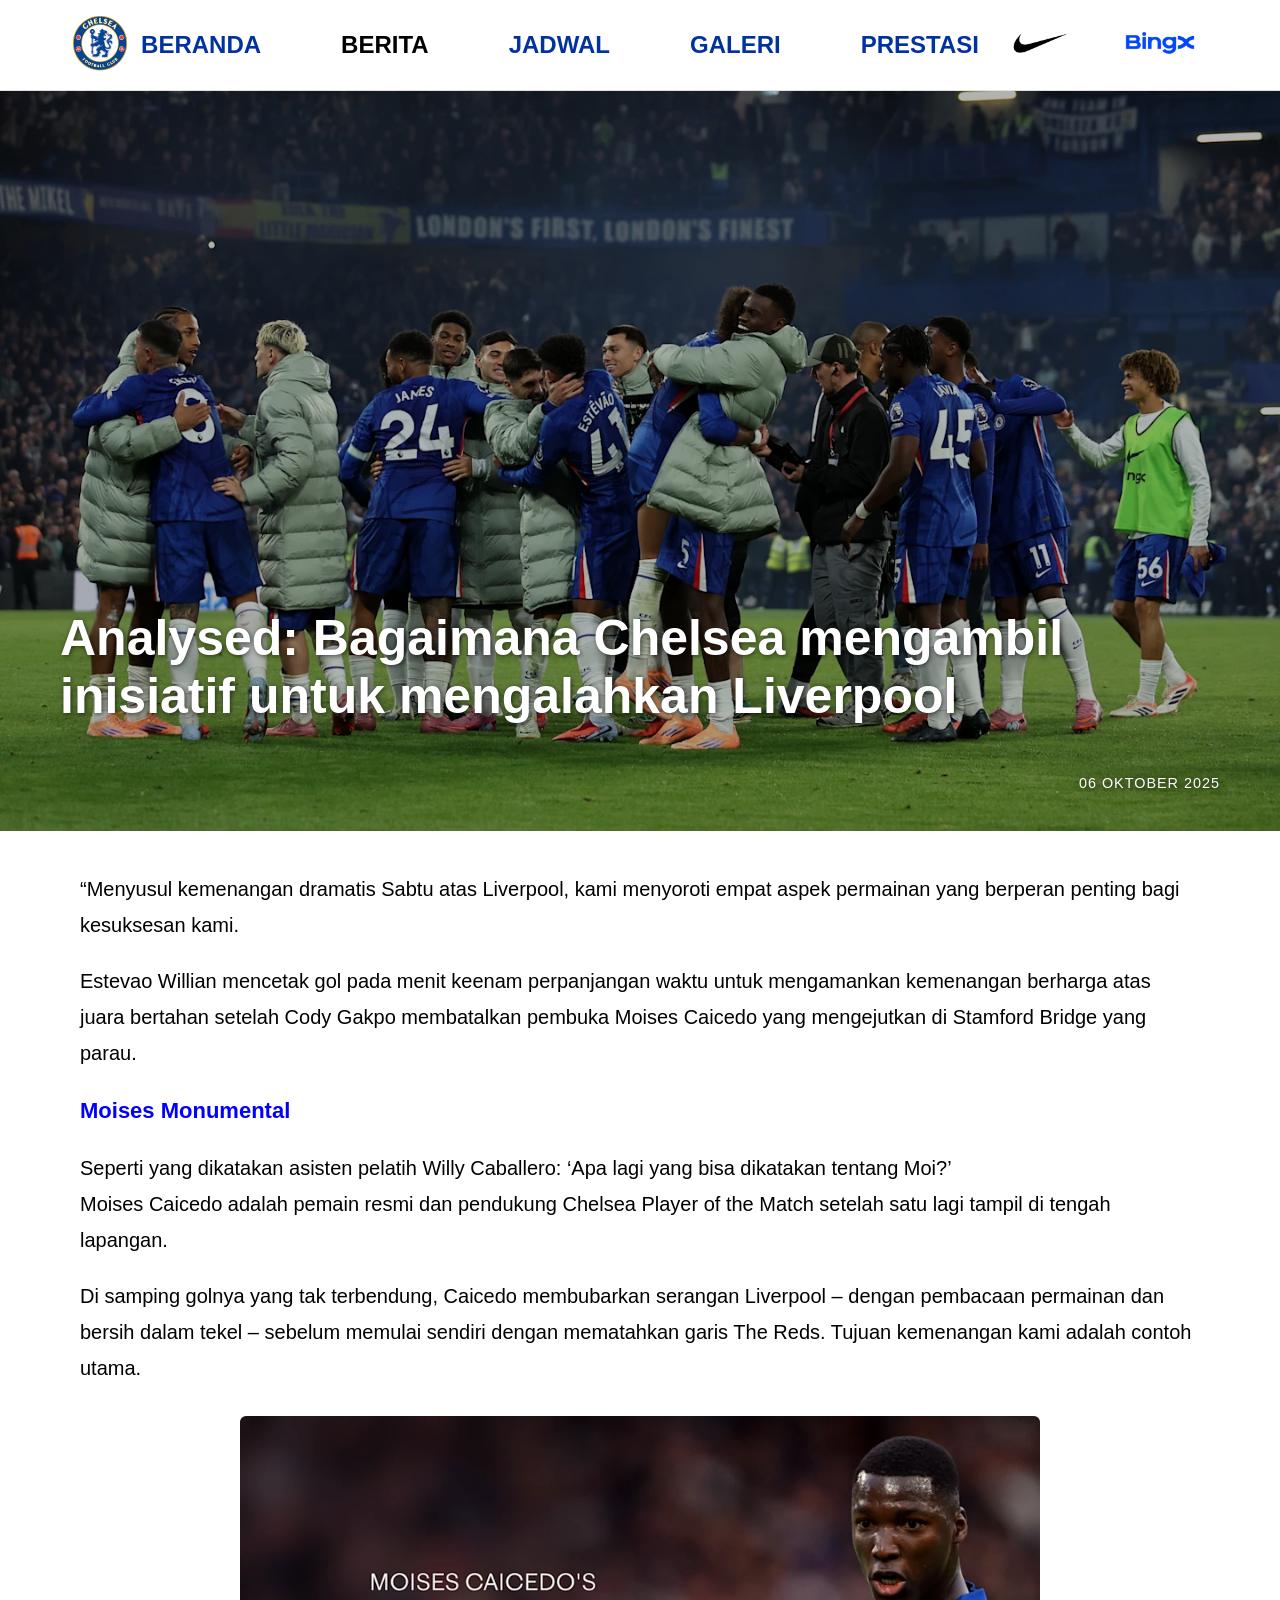
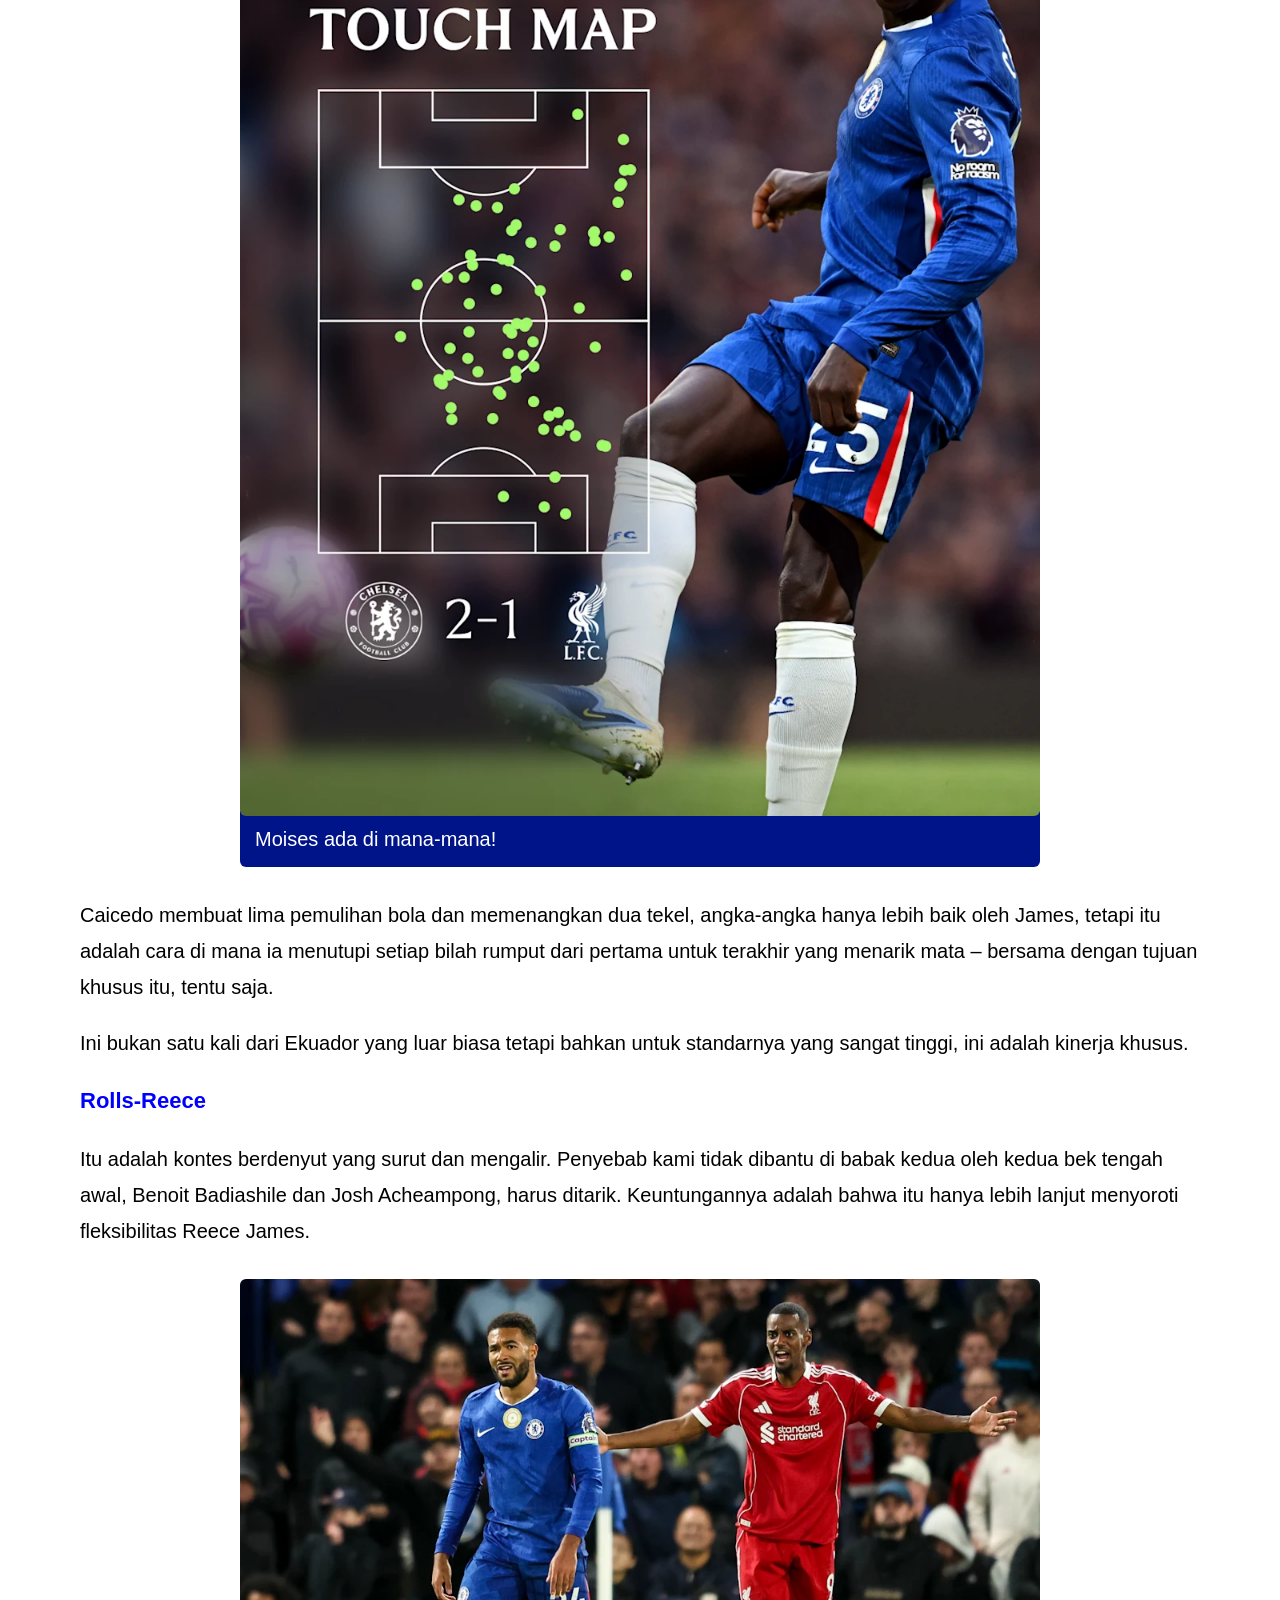
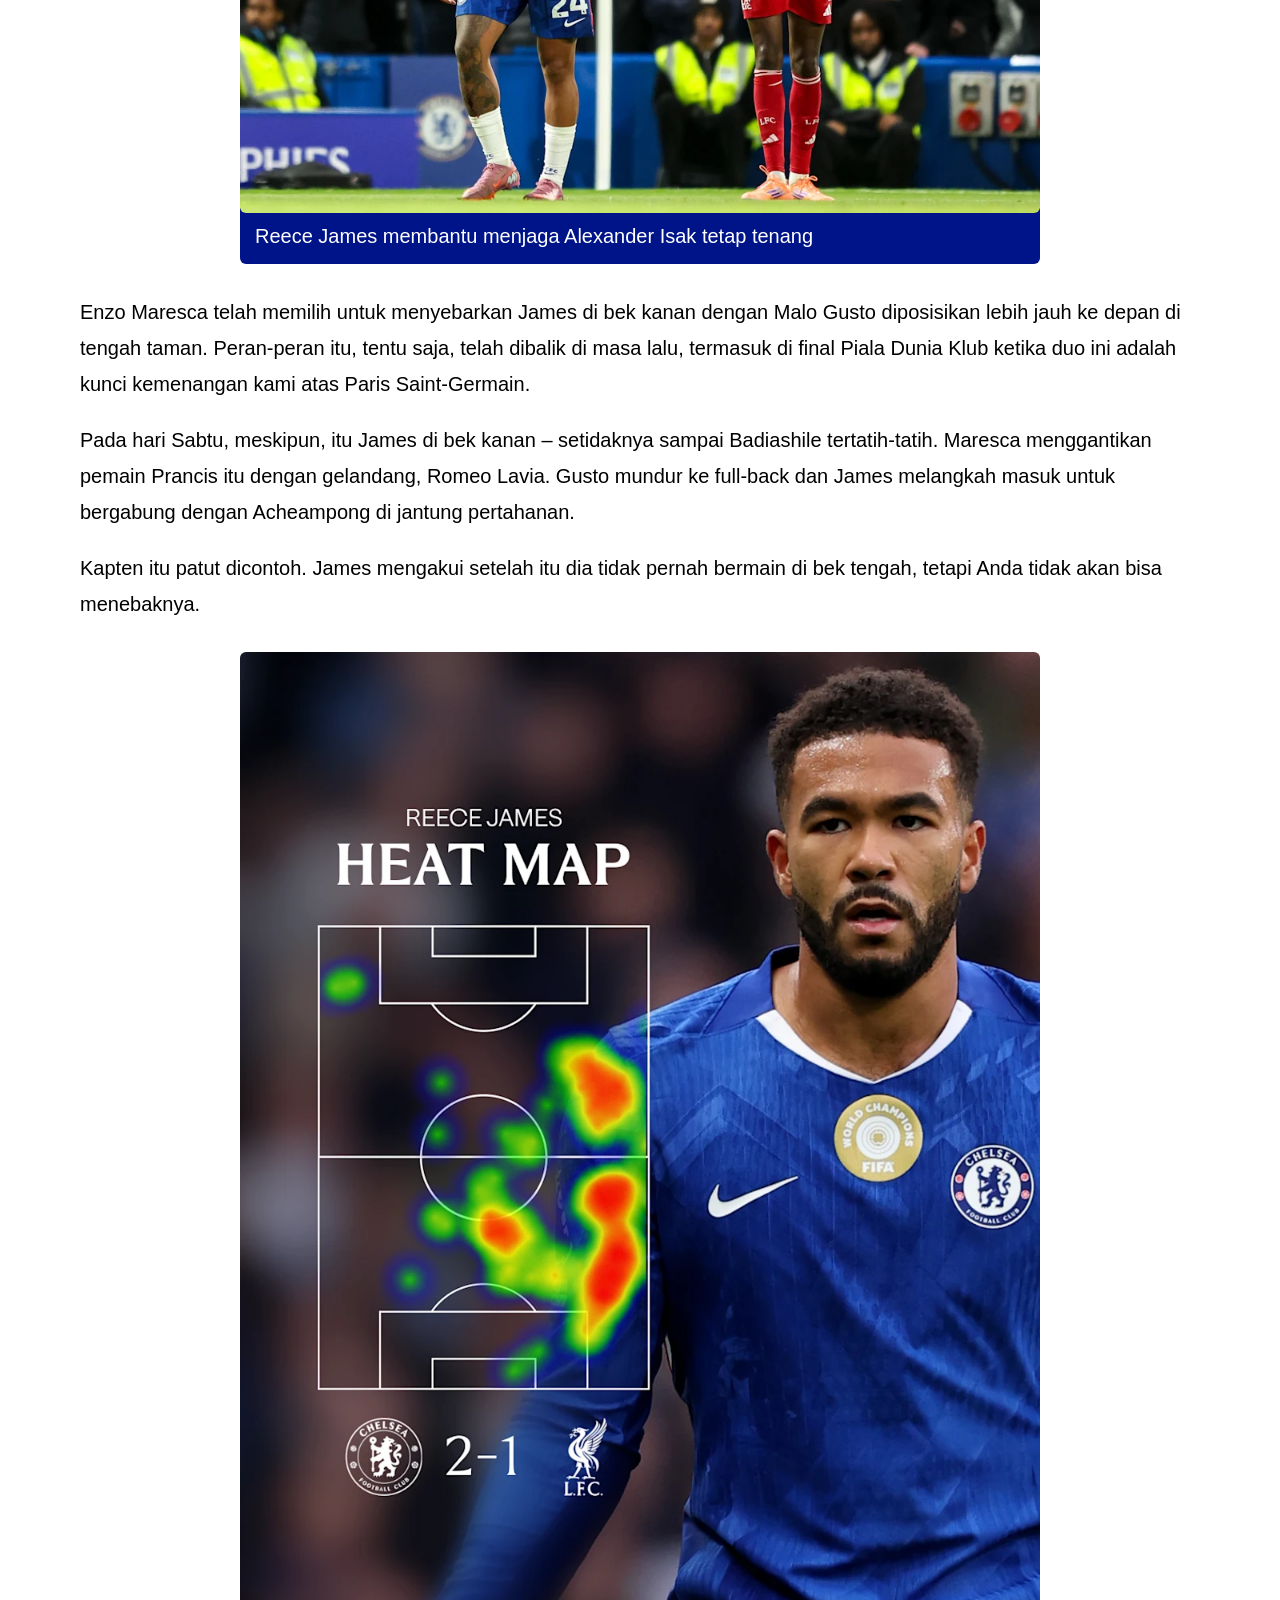
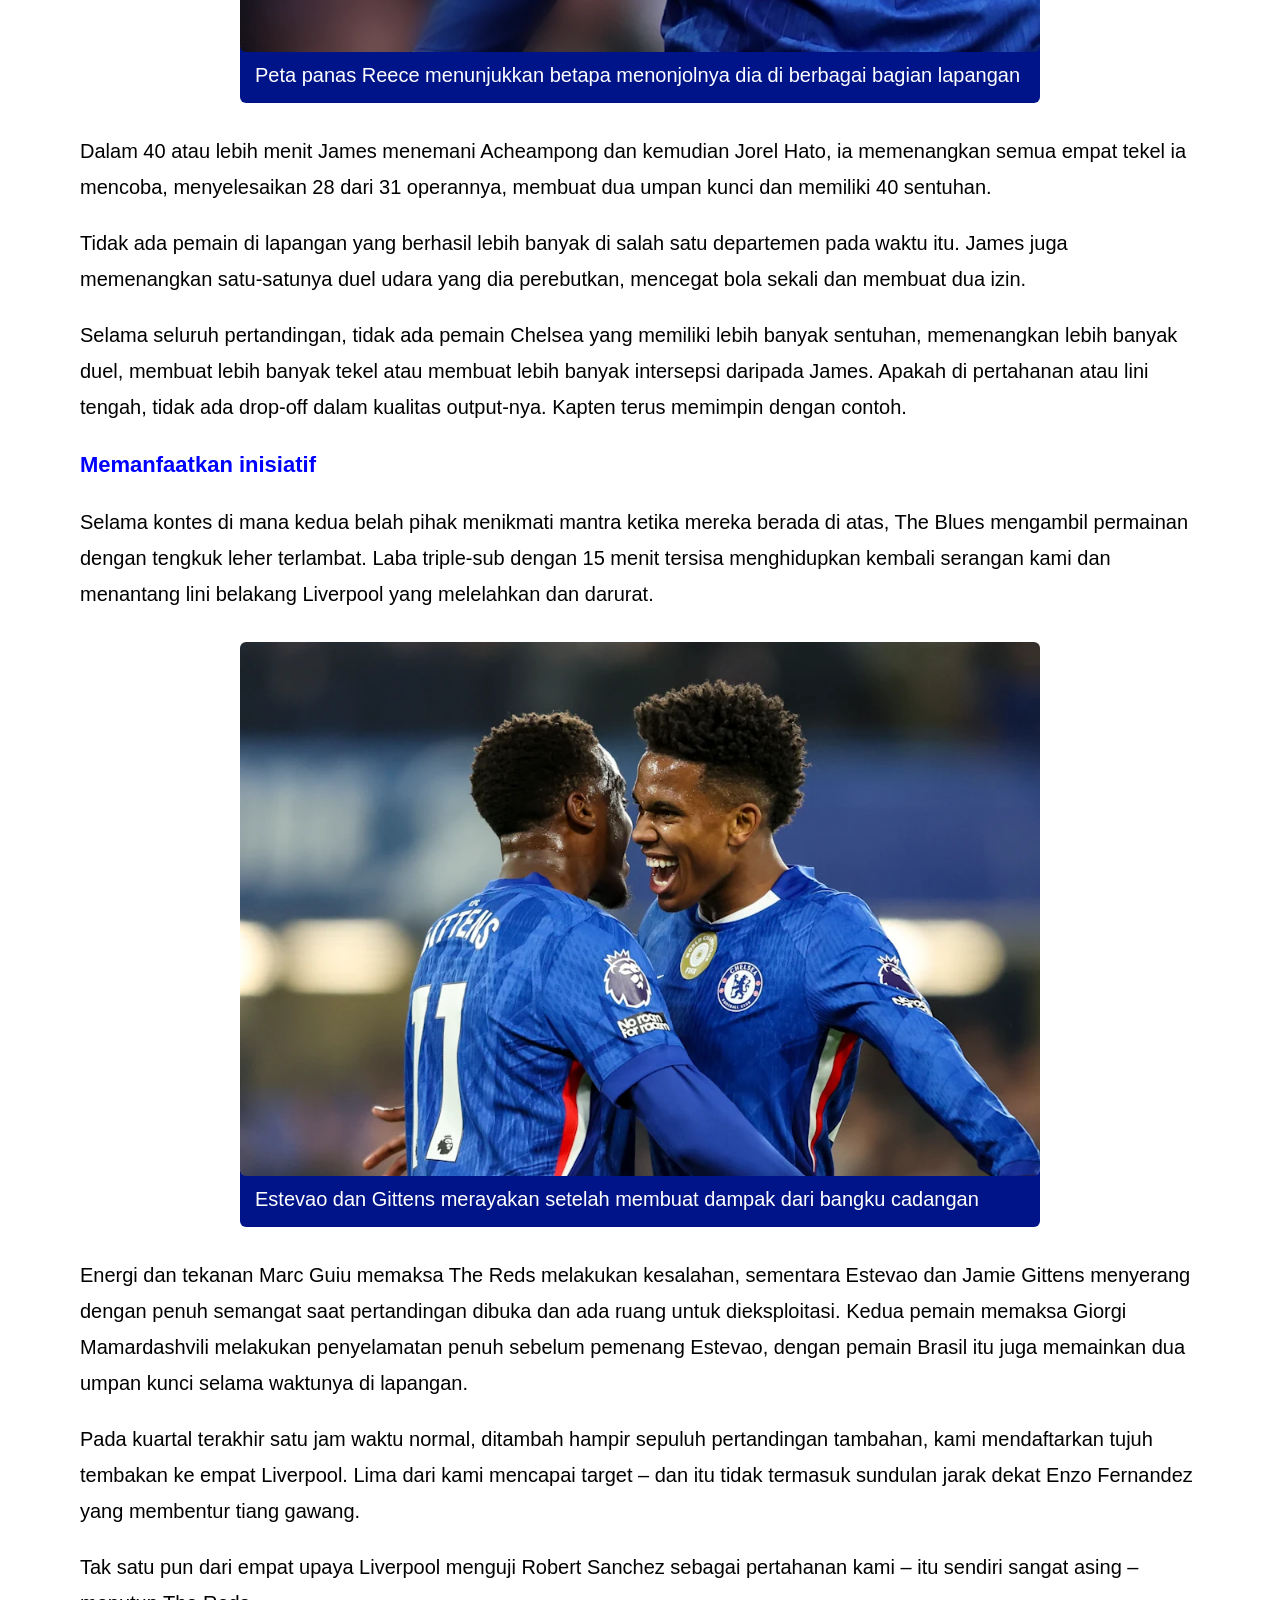
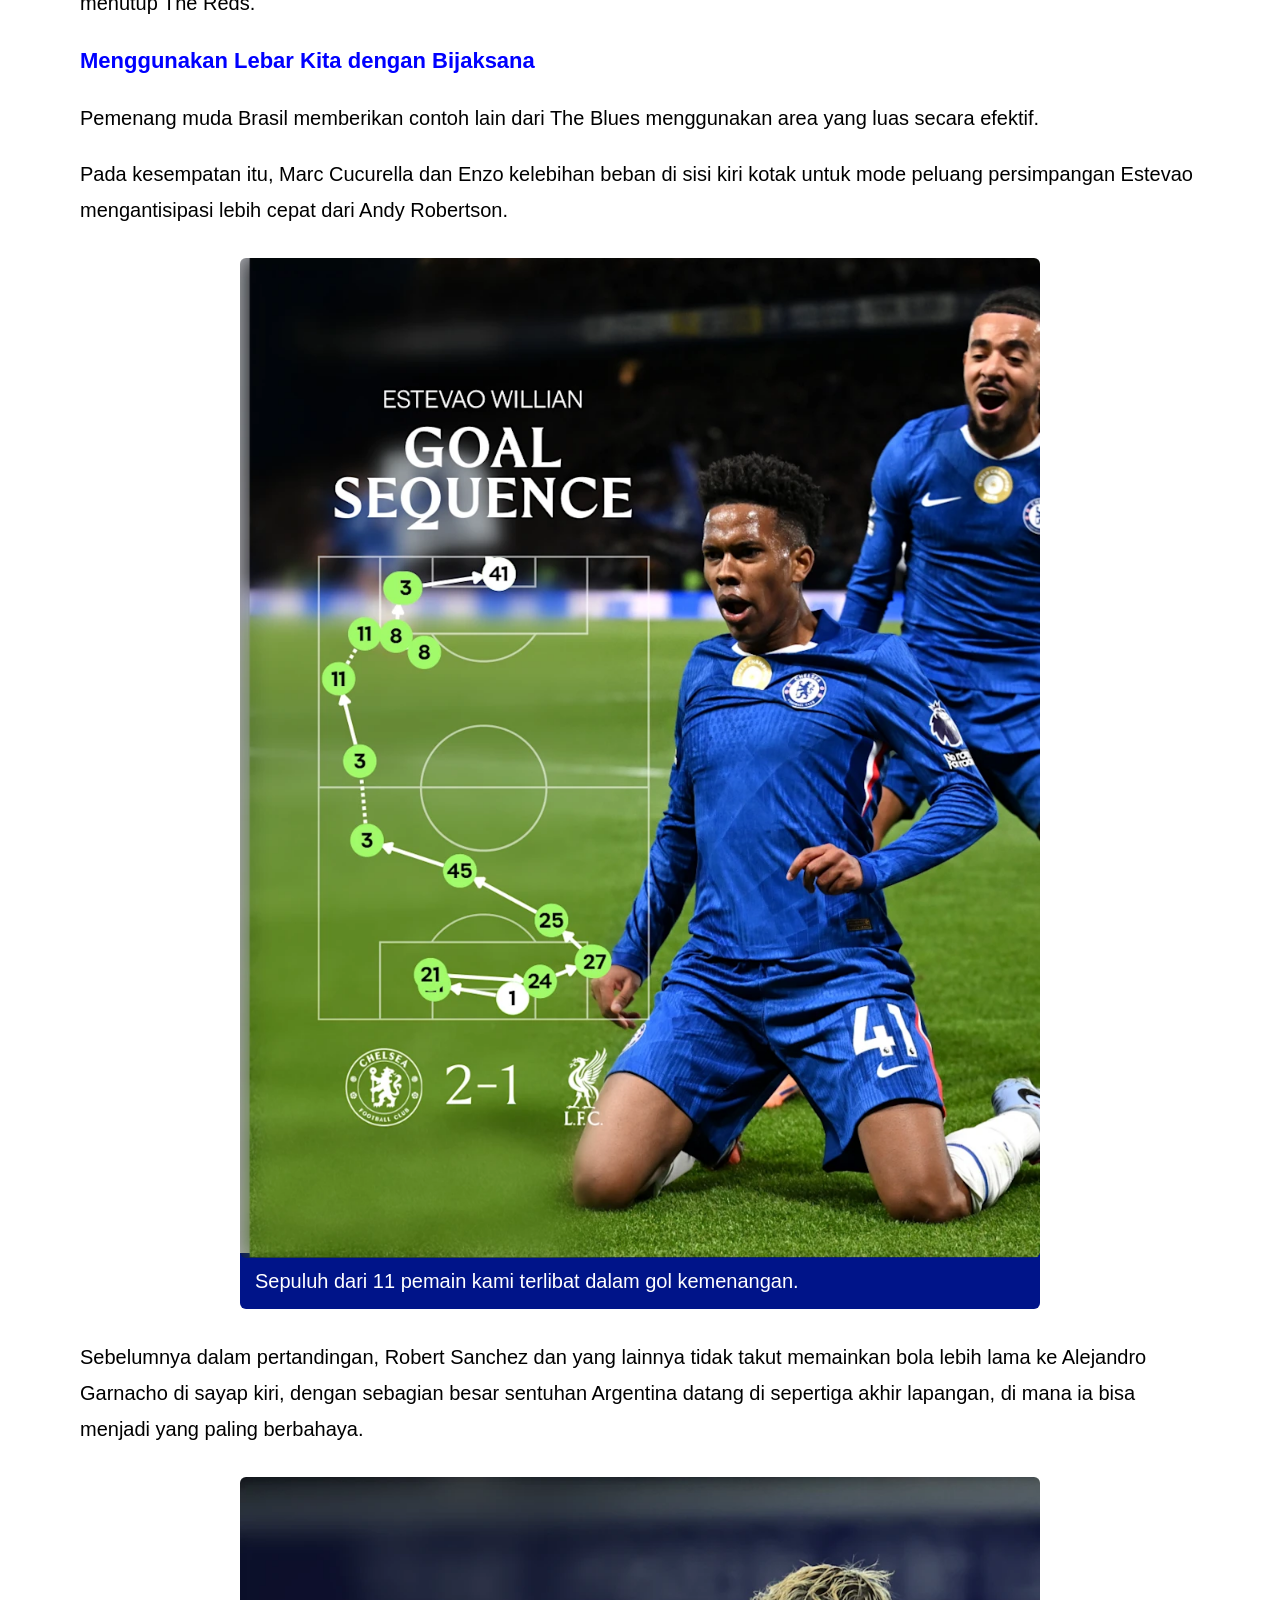
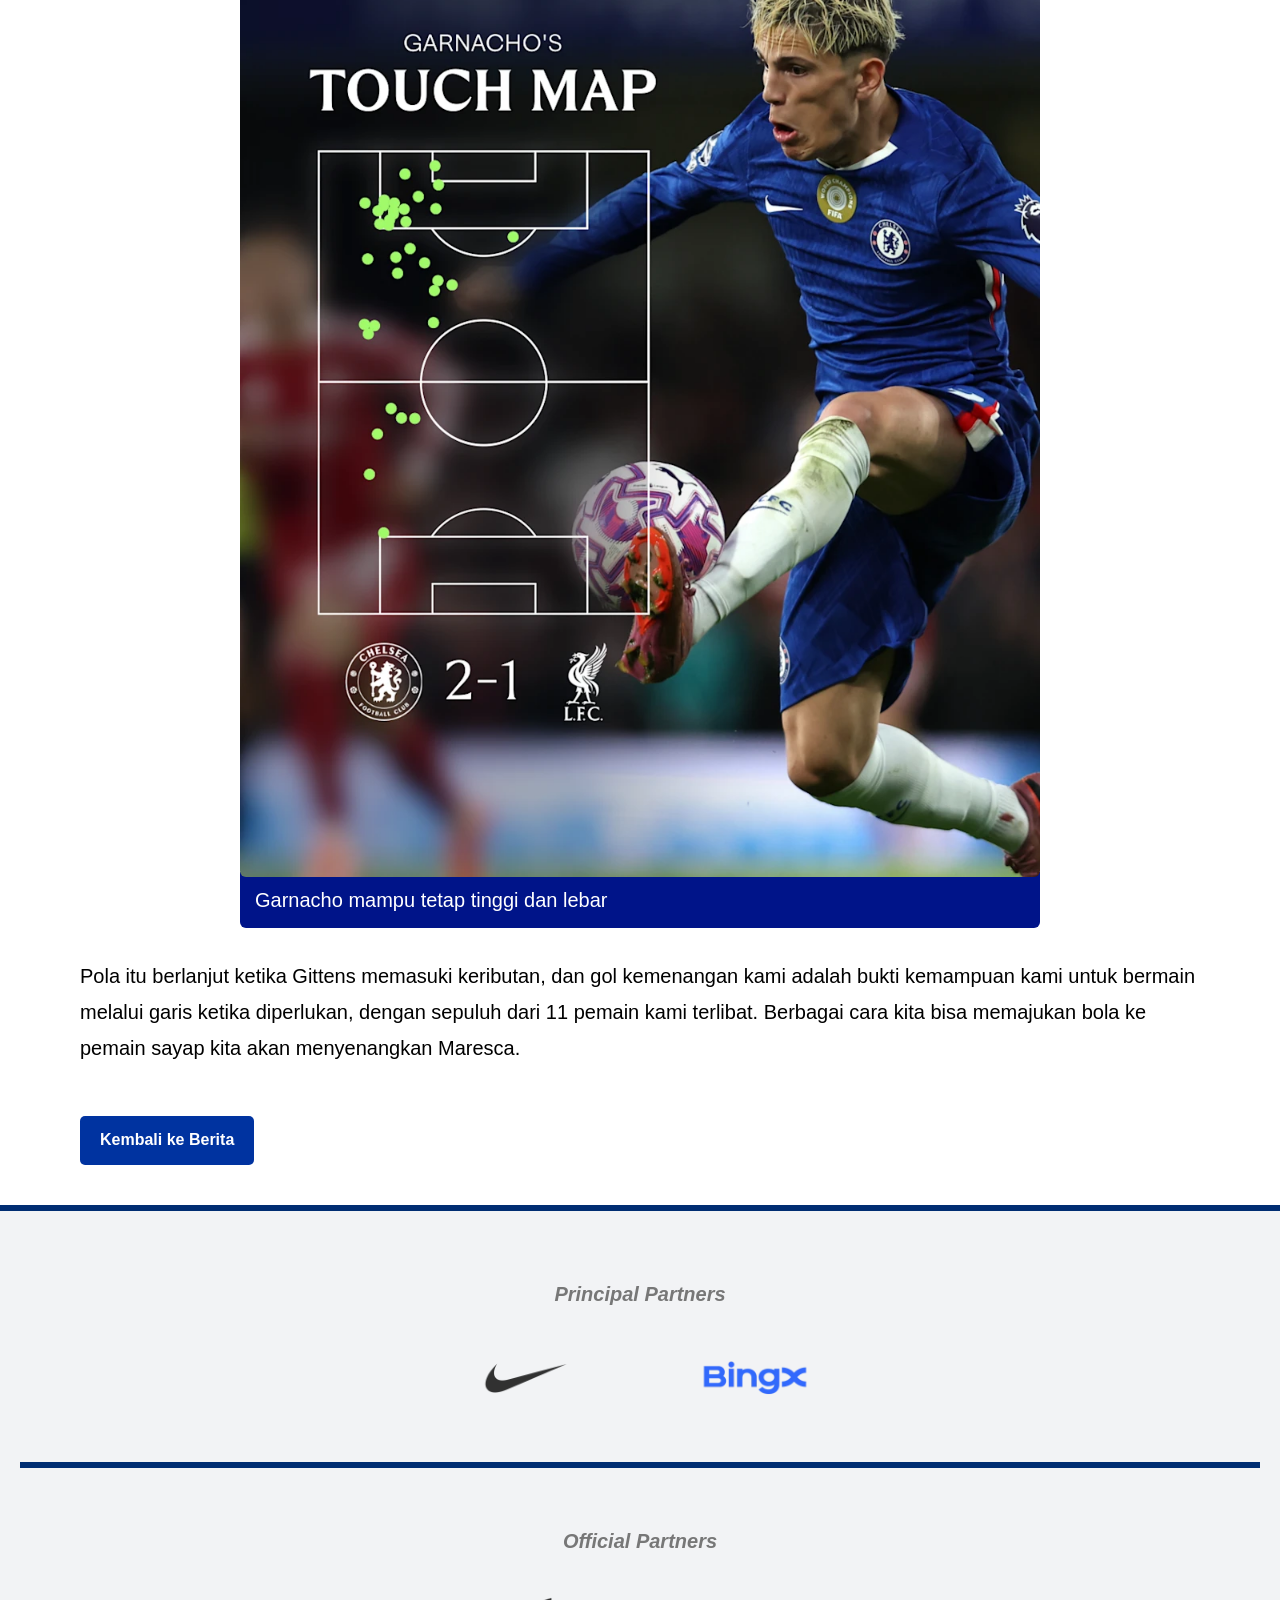
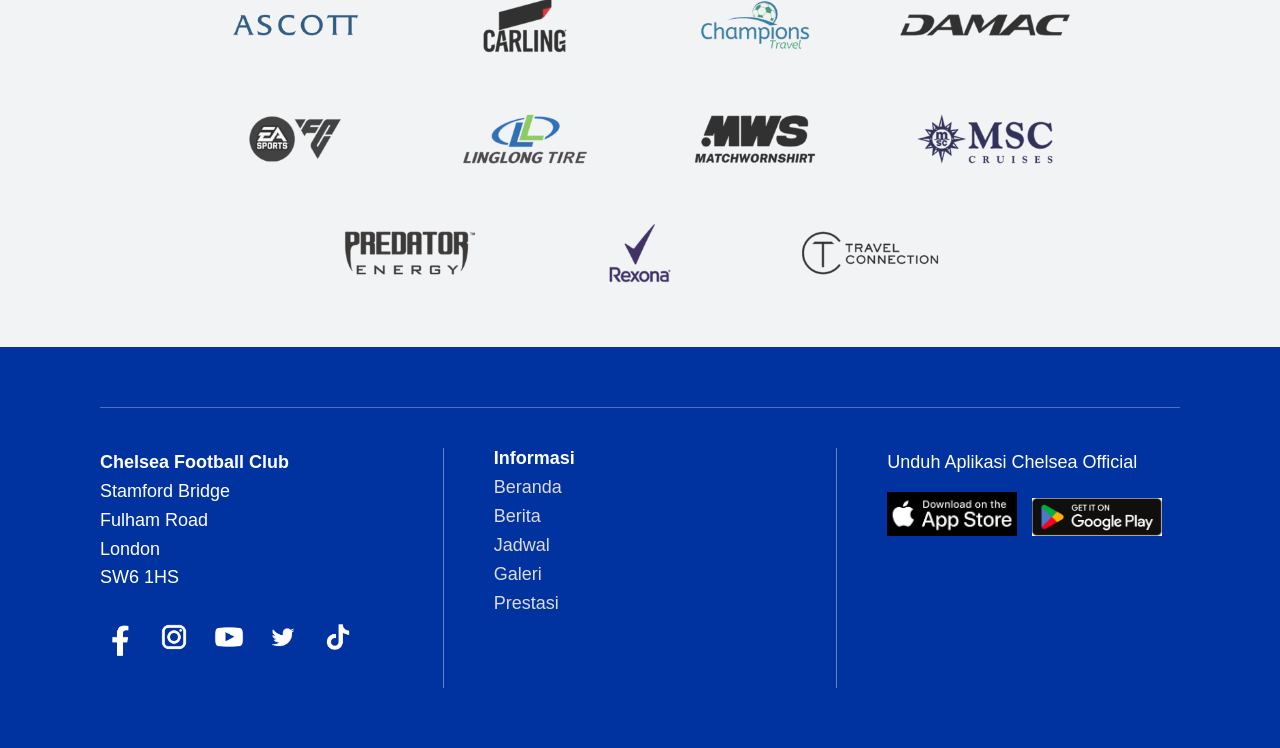
<file: berita3.html>
<!DOCTYPE html>
<html lang="id">
<head>
  <meta charset="UTF-8">
  <meta name="viewport" content="width=device-width, initial-scale=1.0">
  <title>Analysed: Bagaimana Chelsea mengambil inisiatif untuk mengalahkan Liverpool</title>
  <link rel="stylesheet" href="style.css">
</head>
<body>

  <!-- Navbar (boleh copy dari berita.html biar konsisten) -->
  <div class="navbar">
    <div class="logo">
      <a href="index.html">
        <img src="galeri/logo.chelsea.png" alt="Chelsea Logo">
      </a>
    </div>
    <ul class="menu">
      <li><a href="beranda.html">BERANDA</a></li>
      <li><a href="berita.html" class="active">BERITA</a></li>
      <li><a href="jadwal.html">JADWAL</a></li>
      <li><a href="galeri.html">GALERI</a></li>
      <li><a href="prestasi.html">PRESTASI</a></li>
    </ul>

    <div class="brand">
      <a href="https://www.nike.com/gb/" target="_blank"><img src="galeri/Nike_Swoosh_Black.webp" class="brand-logo" alt="Nike"></a>
      <a href="https://bingx.com" target="_blank"><img src="galeri/bingx_header_500x167.webp" class="brand-logo" alt="bingx"></a>
    </div>
  </div>

  <!-- Isi Berita -->
  <section class="berita-header">
    <img src="galeri/berita3.webp" alt="Berita 3">

    <div class="overlay">
        <h1>Analysed: Bagaimana Chelsea mengambil inisiatif untuk mengalahkan Liverpool</h1>

        <div class="berita-meta">
            <span class="tanggal">06 OKTOBER 2025</span>
        </div>
    </div>
  </section>

  <!-- ISI BERITA -->
  <section class="berita-content">
    <p>
      “Menyusul kemenangan dramatis Sabtu atas Liverpool, kami menyoroti empat aspek permainan yang berperan penting bagi kesuksesan kami. 
    </p>

    <p>
      Estevao Willian mencetak gol pada menit keenam perpanjangan waktu untuk mengamankan kemenangan berharga atas 
      juara bertahan setelah Cody Gakpo membatalkan pembuka Moises Caicedo yang mengejutkan di Stamford Bridge yang parau. 
    </p>

    <p>
      <span style="color:blue; font-weight:bold; font-size: 22px; font-family: 'Trebuchet MS', 'Lucida Sans Unicode', 'Lucida Grande', 'Lucida Sans', Arial, sans-serif;">Moises Monumental</span>
    </p>

    <p>
      Seperti yang dikatakan asisten pelatih Willy Caballero: ‘Apa lagi yang bisa dikatakan tentang Moi?’
      <br>Moises Caicedo adalah pemain resmi dan pendukung Chelsea Player of the Match setelah satu lagi tampil di tengah lapangan.
    </p>

    <p>
      Di samping golnya yang tak terbendung, Caicedo membubarkan serangan Liverpool – dengan pembacaan permainan dan 
      bersih dalam tekel – sebelum memulai sendiri dengan mematahkan garis The Reds. Tujuan kemenangan kami adalah contoh utama.
    </p>
    
    <!-- Tambahan foto dengan caption -->
  <div class="berita-foto">
    <img src="galeri/caicedo.touchmap.webp" alt="">
    <p class="caption">Moises ada di mana-mana!</p>
  </div>

    <p>
      Caicedo membuat lima pemulihan bola dan memenangkan dua tekel, angka-angka hanya lebih baik oleh James, tetapi itu 
      adalah cara di mana ia menutupi setiap bilah rumput dari pertama untuk terakhir yang menarik mata – bersama dengan tujuan khusus itu, tentu saja.
    </p>
    <p>
      Ini bukan satu kali dari Ekuador yang luar biasa tetapi bahkan untuk standarnya yang sangat tinggi, ini adalah kinerja khusus. 
    </p>

    <p>
      <span style="color:blue; font-weight:bold; font-size: 22px; font-family: 'Trebuchet MS', 'Lucida Sans Unicode', 'Lucida Grande', 'Lucida Sans', Arial, sans-serif;">Rolls-Reece</span>
    </p>

    <p>
      Itu adalah kontes berdenyut yang surut dan mengalir. Penyebab kami tidak dibantu di babak kedua oleh kedua bek tengah awal, 
      Benoit Badiashile dan Josh Acheampong, harus ditarik. Keuntungannya adalah bahwa itu hanya lebih lanjut menyoroti fleksibilitas Reece James. 
    </p>

    <!-- Tambahan foto dengan caption -->
  <div class="berita-foto">
    <img src="galeri/reece-isak.webp" alt="">
    <p class="caption">Reece James membantu menjaga Alexander Isak tetap tenang </p>
  </div>

    <p>
      Enzo Maresca telah memilih untuk menyebarkan James di bek kanan dengan Malo Gusto diposisikan lebih jauh ke depan di tengah taman. 
      Peran-peran itu, tentu saja, telah dibalik di masa lalu, termasuk di final Piala Dunia Klub ketika duo ini adalah kunci kemenangan kami atas Paris Saint-Germain.
    </p>

    <p>
      Pada hari Sabtu, meskipun, itu James di bek kanan – setidaknya sampai Badiashile tertatih-tatih. Maresca menggantikan pemain Prancis itu 
      dengan gelandang, Romeo Lavia. Gusto mundur ke full-back dan James melangkah masuk untuk bergabung dengan Acheampong di jantung pertahanan.
    </p>
    
    <p>
      Kapten itu patut dicontoh. James mengakui setelah itu dia tidak pernah bermain di bek tengah, tetapi Anda tidak akan bisa menebaknya.
    </p>

    <!-- Tambahan foto dengan caption -->
  <div class="berita-foto">
    <img src="galeri/reece-james-heatmap-liverpool-h.webp" alt="">
    <p class="caption">Peta panas Reece menunjukkan betapa menonjolnya dia di berbagai bagian lapangan</p>
  </div>

    <p>
      Dalam 40 atau lebih menit James menemani Acheampong dan kemudian Jorel Hato, ia memenangkan semua empat tekel ia mencoba, 
      menyelesaikan 28 dari 31 operannya, membuat dua umpan kunci dan memiliki 40 sentuhan. 
    </p>

    <p>
      Tidak ada pemain di lapangan yang berhasil lebih banyak di salah satu departemen pada waktu itu. 
      James juga memenangkan satu-satunya duel udara yang dia perebutkan, mencegat bola sekali dan membuat dua izin.
    </p>

    <p>
      Selama seluruh pertandingan, tidak ada pemain Chelsea yang memiliki lebih banyak sentuhan, memenangkan lebih banyak duel, 
      membuat lebih banyak tekel atau membuat lebih banyak intersepsi daripada James. Apakah di pertahanan atau lini tengah, 
      tidak ada drop-off dalam kualitas output-nya. Kapten terus memimpin dengan contoh.
    </p>

    <p>
      <span style="color:blue; font-weight:bold; font-size: 22px; font-family: 'Trebuchet MS', 'Lucida Sans Unicode', 'Lucida Grande', 'Lucida Sans', Arial, sans-serif;">Memanfaatkan inisiatif</span>
    </p>

    <p>
      Selama kontes di mana kedua belah pihak menikmati mantra ketika mereka berada di atas, 
      The Blues mengambil permainan dengan tengkuk leher terlambat. Laba triple-sub dengan 15 menit tersisa menghidupkan kembali 
      serangan kami dan menantang lini belakang Liverpool yang melelahkan dan darurat.
    </p>

    <!-- Tambahan foto dengan caption -->
  <div class="berita-foto">
    <img src="galeri/gittens-estevao-chelsea-liverpool-h.webp" alt="">
    <p class="caption">Estevao dan Gittens merayakan setelah membuat dampak dari bangku cadangan</p>
  </div>

    <p>
      Energi dan tekanan Marc Guiu memaksa The Reds melakukan kesalahan, sementara Estevao dan Jamie Gittens menyerang 
      dengan penuh semangat saat pertandingan dibuka dan ada ruang untuk dieksploitasi. Kedua pemain memaksa Giorgi Mamardashvili 
      melakukan penyelamatan penuh sebelum pemenang Estevao, dengan pemain Brasil itu juga memainkan dua umpan kunci selama waktunya di lapangan.
    </p>

    <p>
      Pada kuartal terakhir satu jam waktu normal, ditambah hampir sepuluh pertandingan tambahan, 
      kami mendaftarkan tujuh tembakan ke empat Liverpool. Lima dari kami mencapai target – dan itu tidak termasuk sundulan jarak dekat 
      Enzo Fernandez yang membentur tiang gawang. 
    </p>

    <p>
      Tak satu pun dari empat upaya Liverpool menguji Robert Sanchez sebagai pertahanan kami – itu sendiri sangat asing – menutup The Reds.
    </p>

    <p>
      <span style="color:blue; font-weight:bold; font-size: 22px; font-family: 'Trebuchet MS', 'Lucida Sans Unicode', 'Lucida Grande', 'Lucida Sans', Arial, sans-serif;">Menggunakan Lebar Kita dengan Bijaksana</span>
    </p>

    <p>
      Pemenang muda Brasil memberikan contoh lain dari The Blues menggunakan area yang luas secara efektif. 
    </p>

    <p>
      Pada kesempatan itu, Marc Cucurella dan Enzo kelebihan beban di sisi kiri kotak untuk mode peluang persimpangan
      Estevao mengantisipasi lebih cepat dari Andy Robertson. 
    </p>

    <!-- Tambahan foto dengan caption -->
  <div class="berita-foto">
    <img src="galeri/chelsea-fc-25-26-goal-sequence-ad9f31ba-a403-4cac-aff7-5ca0c69d4e1c.webp" alt="">
    <p class="caption">Sepuluh dari 11 pemain kami terlibat dalam gol kemenangan.</p>
  </div>

    <p>
      Sebelumnya dalam pertandingan, Robert Sanchez dan yang lainnya tidak takut memainkan bola lebih lama ke Alejandro Garnacho 
      di sayap kiri, dengan sebagian besar sentuhan Argentina datang di sepertiga akhir lapangan, di mana ia bisa menjadi yang paling berbahaya.
    </p>

    <!-- Tambahan foto dengan caption -->
  <div class="berita-foto">
    <img src="galeri/garnacho-touchmap-liverpool-h.webp" alt="">
    <p class="caption">Garnacho mampu tetap tinggi dan lebar</p>
  </div>

    <p>
      Pola itu berlanjut ketika Gittens memasuki keributan, dan gol kemenangan kami adalah bukti kemampuan kami untuk bermain melalui garis 
      ketika diperlukan, dengan sepuluh dari 11 pemain kami terlibat. Berbagai cara kita bisa memajukan bola ke pemain sayap kita akan menyenangkan Maresca.
    </p>

    <a href="berita.html" class="back-button">Kembali ke Berita</a>
  </section>

  <!-- PARTNERS SECTION -->
<div class="partners">
  <div class="principal">
    <h3>Principal Partners</h3>
    <div class="partner-logo">
      <a href="https://www.nike.com/gb/" target="_blank">
        <img src="galeri/Nike_Swoosh_Black.webp" alt="Nike">
      </a>
      <a href="https://bingx.com" target="_blank">
        <img src="galeri/bingx_header_500x167.webp" alt="BingX">
      </a>
    </div>
  </div>

  <hr class="separator">

  <div class="official">
    <h3>Official Partners</h3>
    <div class="partner-logo">
      <a href="https://www.discoverasr.com/en/sign-up" target="_blank"><img src="galeri/Ascott.webp" alt="Ascott"></a>
      <a href="https://www.carling.com/" target="_blank"><img src="galeri/carling_footer_600x200.webp" alt="Carling"></a>
      <a href="https://www.champions-travel.com/" target="_blank"><img src="galeri/champions_travel_footer_600x200.webp" alt="Champions Travel"></a>
      <a href="https://www.damacproperties.com/" target="_blank"><img src="galeri/damac_footer_600x200.webp" alt="Damac"></a>
      <a href="https://www.ea.com/games/ea-sports-fc" target="_blank"><img src="galeri/easports_footer_600x200.webp" alt="EA Sports"></a>
      <a href="https://www.linglongtire.com/" target="_blank"><img src="galeri/linglone_footer_600x200.webp" alt="Linglong Tire"></a>
      <a href="https://www.mwspartnership.com/" target="_blank"><img src="galeri/mws_footer_600x200.webp" alt="MWS"></a>
      <a href="https://www.msccruises.com/" target="_blank"><img src="galeri/msc_footer_600x200.webp" alt="MSC Cruises"></a>
      <a href="https://www.predatorenergy.com/" target="_blank"><img src="galeri/predator_footer_600x200.webp" alt="Predator Energy"></a>
      <a href="https://www.rexona.com/" target="_blank"><img src="galeri/rexona_footer_600x200.webp" alt="Rexona"></a>
      <a href="https://www.travelconnection.co.uk/" target="_blank"><img src="galeri/travel_connection_footer_600x200.webp" alt="Travel Connection"></a>
    </div>
  </div>
</div>
<!-- END PARTNERS -->

<!-- FOOTER -->
<footer class="footer">
  <div class="footer-container">

    <!-- Kolom kiri -->
    <div class="footer-column">
      <p><strong>Chelsea Football Club</strong></p>
      <p>Stamford Bridge<br>Fulham Road<br>London<br>SW6 1HS</p>

      <div class="social-icons">
        <a href="https://www.facebook.com/ChelseaFC/" target="_blank"><img src="galeri/facebook.png" alt="Facebook"></a>
        <a href="https://www.instagram.com/chelseafc/" target="_blank"><img src="galeri/instagram.png" alt="Instagram"></a>
        <a href="https://www.youtube.com/chelseafc" target="_blank"><img src="galeri/youtube.png" alt="YouTube"></a>
        <a href="https://x.com/chelseafc" target="_blank"><img src="galeri/twitter.png" alt="Twitter"></a>
        <a href="https://www.tiktok.com/@chelseafc" target="_blank"><img src="galeri/tiktok.png" alt="TikTok"></a>
      </div>
    </div>

     <!-- Garis pemisah 1 -->
    <div class="footer-divider"></div>

    <!-- Kolom tengah -->
<div class="footer-column">
  <h3>Informasi</h3>
  <ul>
    <li><a href="beranda.html">Beranda</a></li>
    <li><a href="berita.html">Berita</a></li>
    <li><a href="jadwal.html">Jadwal</a></li>
    <li><a href="galeri.html">Galeri</a></li>
    <li><a href="prestasi.html">Prestasi</a></li>
  </ul>
</div>

    <!-- Garis pemisah 2 -->
    <div class="footer-divider"></div>

    <!-- Kolom kanan -->
    <div class="footer-column">
      <p>Unduh Aplikasi Chelsea Official</p>
      <div class="app-links">
        <a href="https://apps.apple.com/gb/app/chelsea-official-app/id1353142218?shortlink=id1x1kng&c=Website_Landing_Preferences&pid=Website&deep_link_value=Website_Landing_Preferences&source_caller=ui" target="_blank"><img src="galeri/appsore.jpg" alt="App Store"></a>
        <a href="https://play.google.com/store/apps/details?id=com.chelseafc.the5thstand&hl=en_US&gl=US&shortlink=03ey3mli&c=Website_Landing_Preferences&pid=Website&deep_link_value=Website_Landing_Preferences&source_caller=ui&pli=1" target="_blank"><img src="galeri/playstore.jpg" alt="Google Play"></a>
      </div>
    </div>

  </div>
</footer>
<!-- END FOOTERS -->


</body>
</html>
</file>
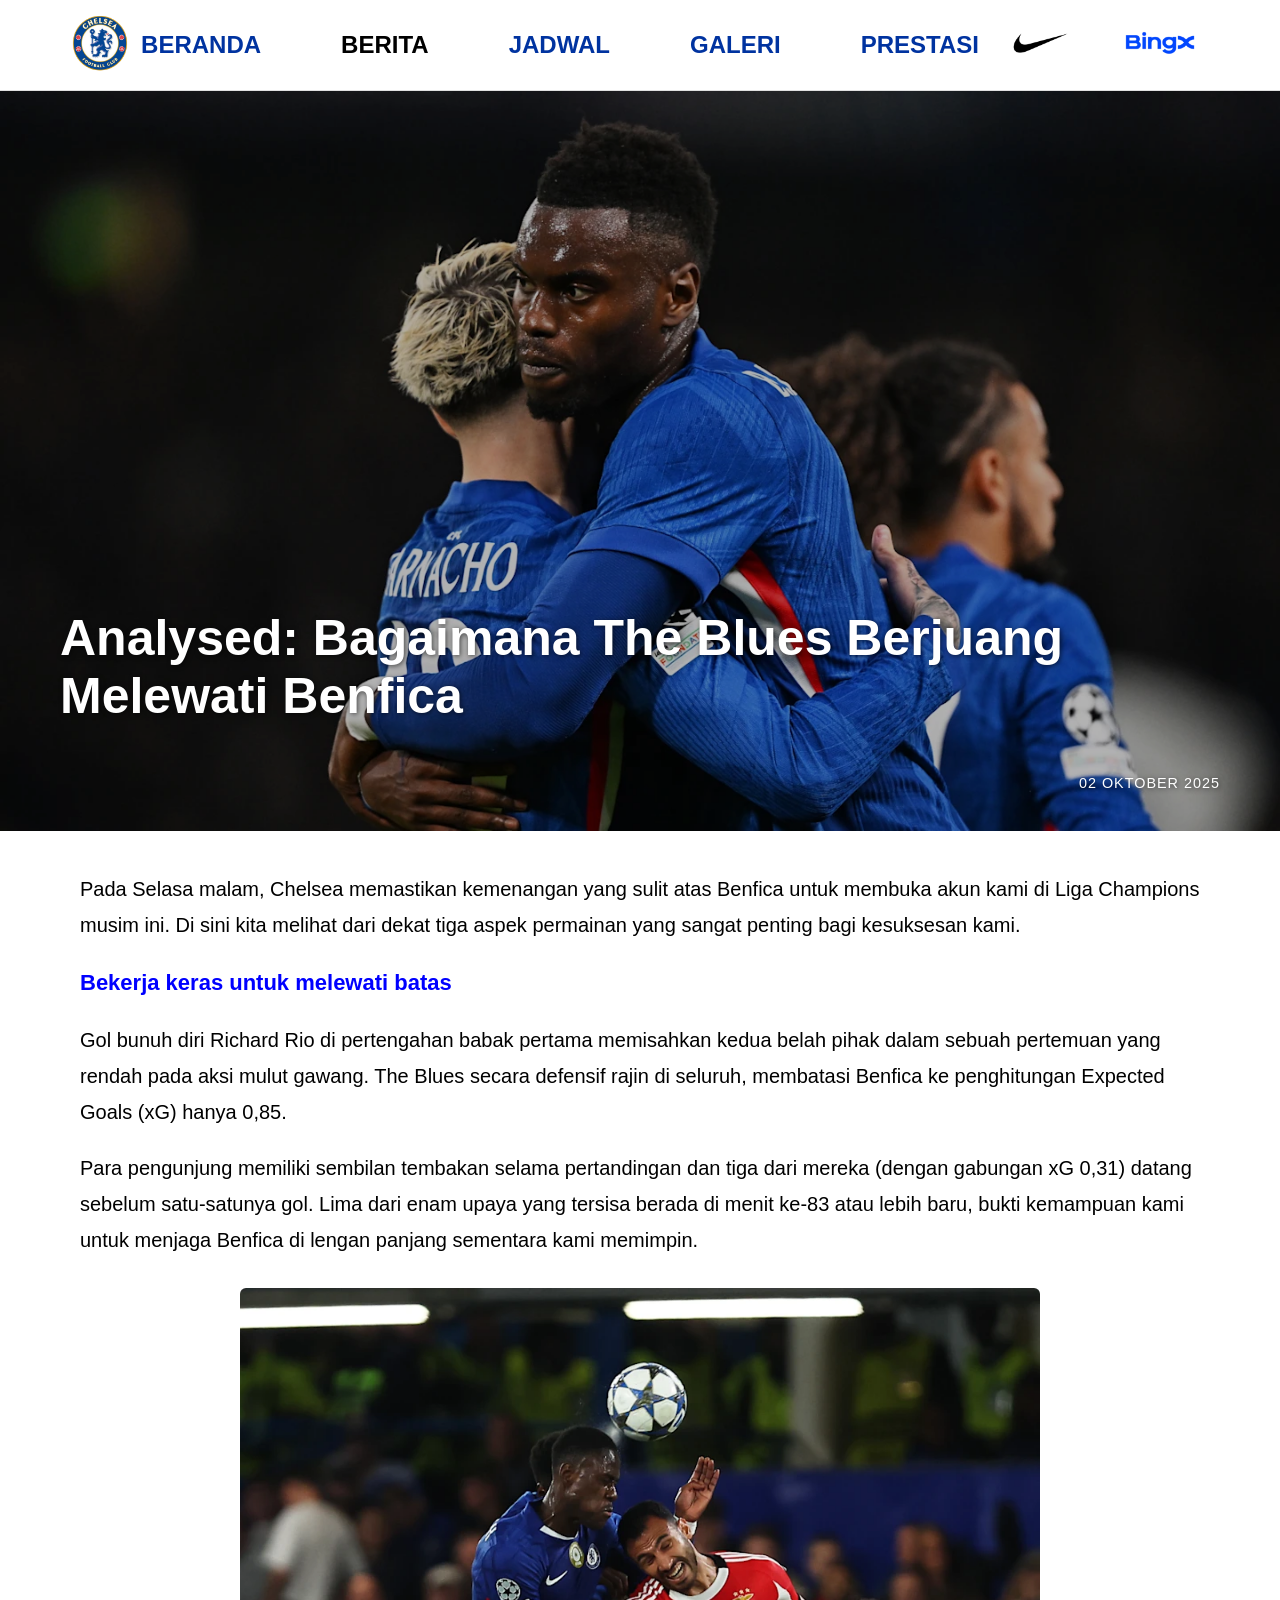
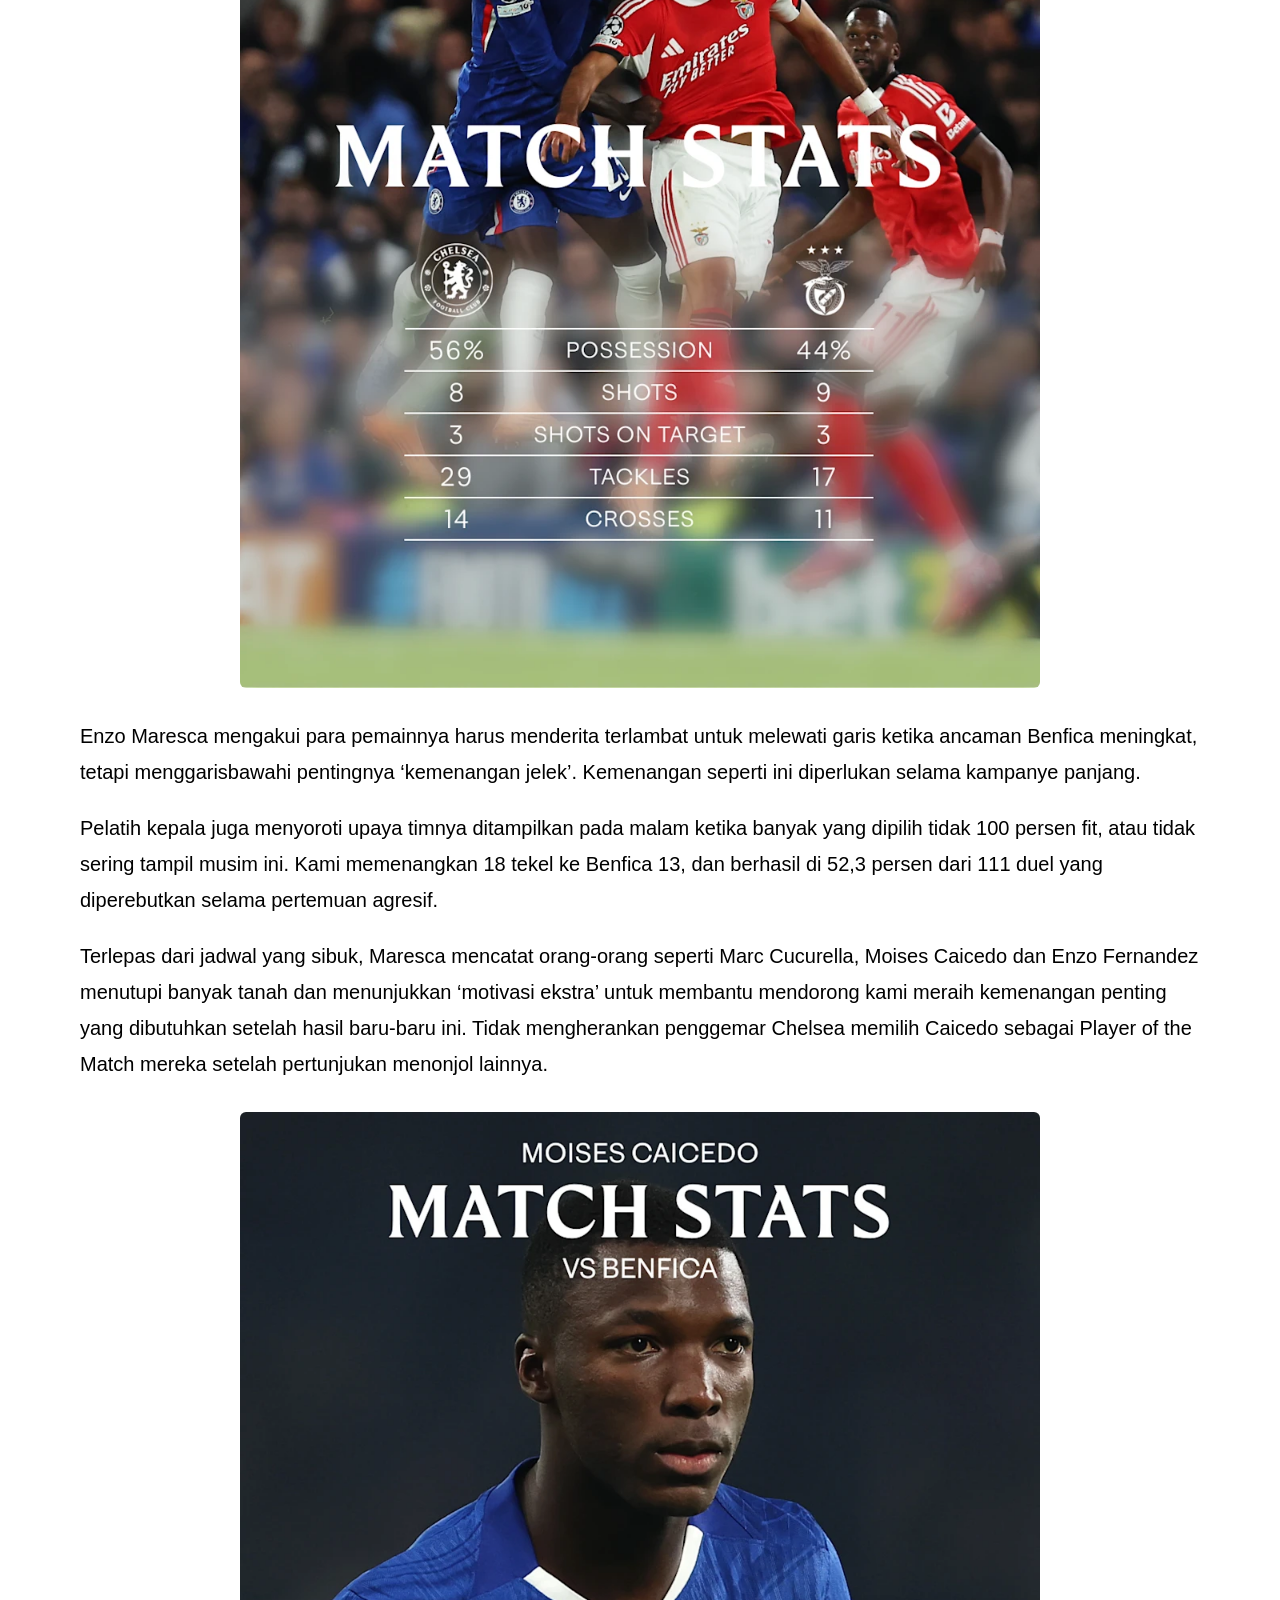
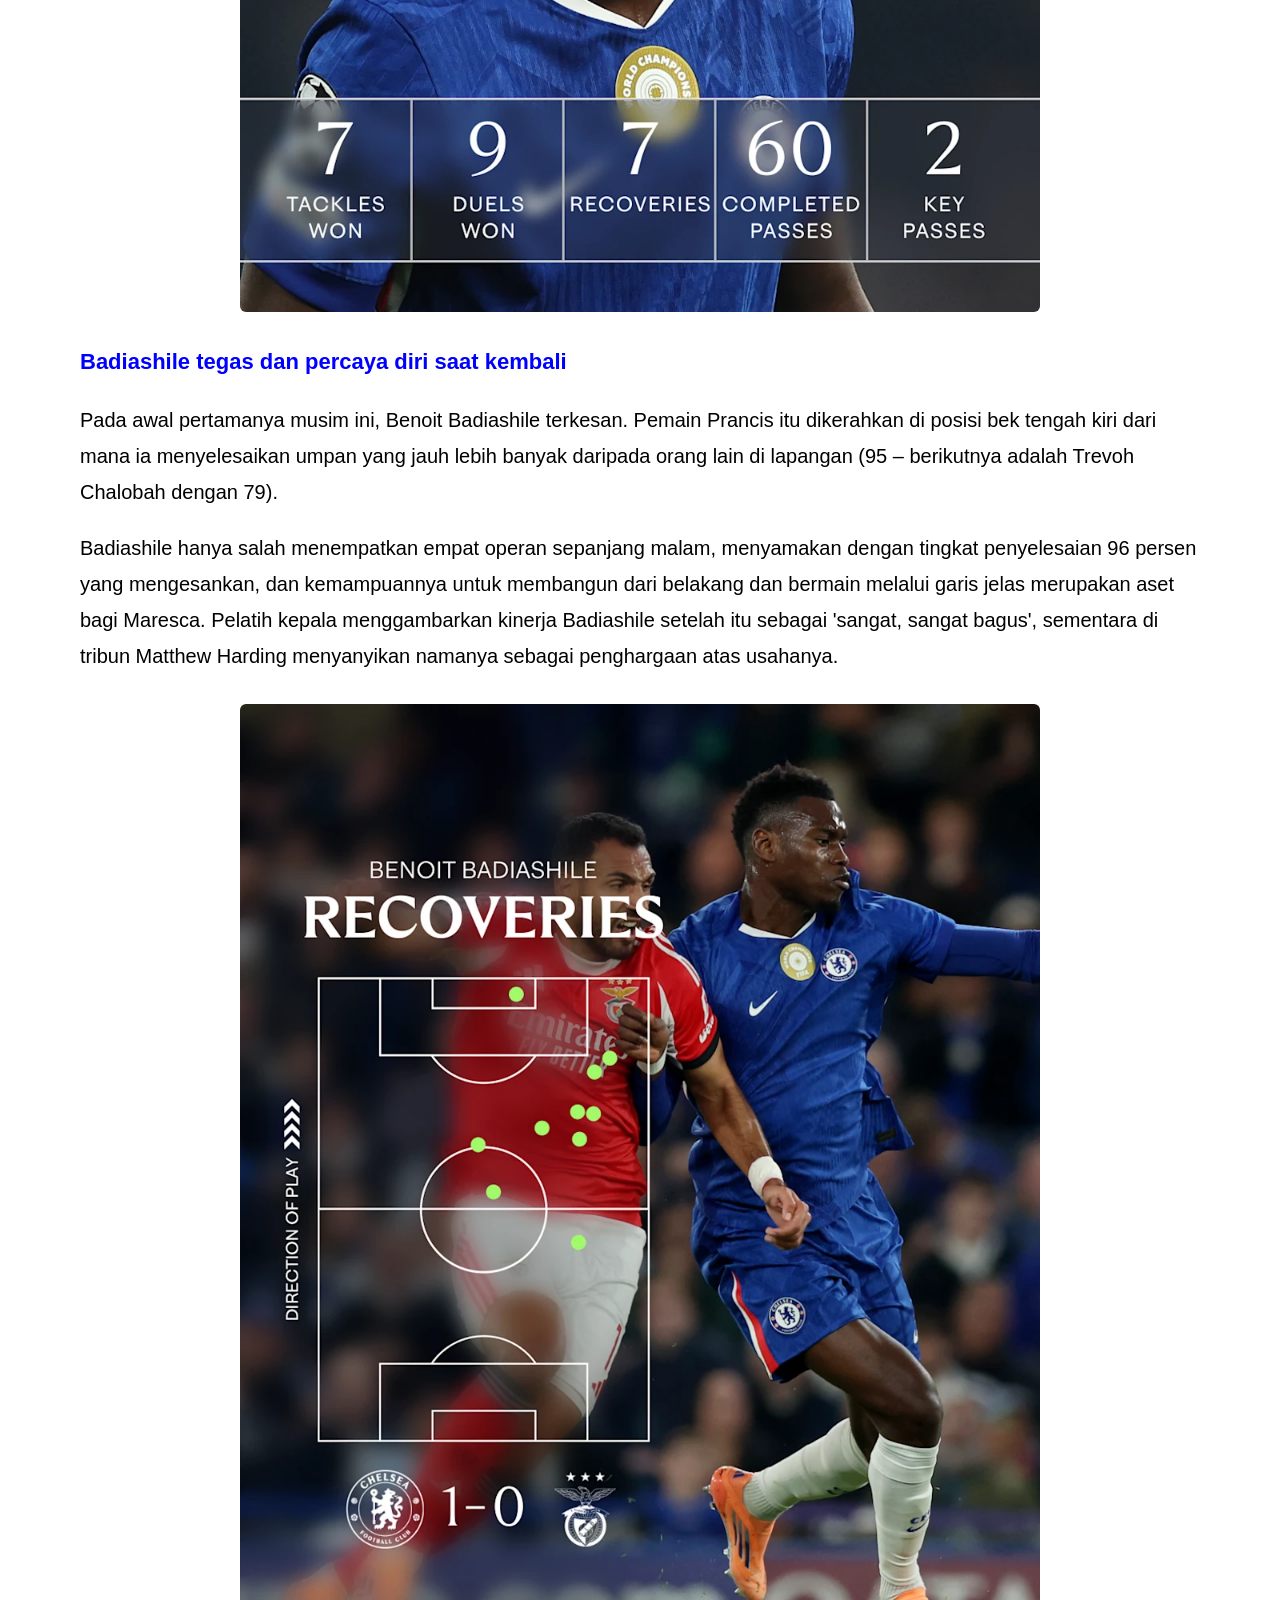
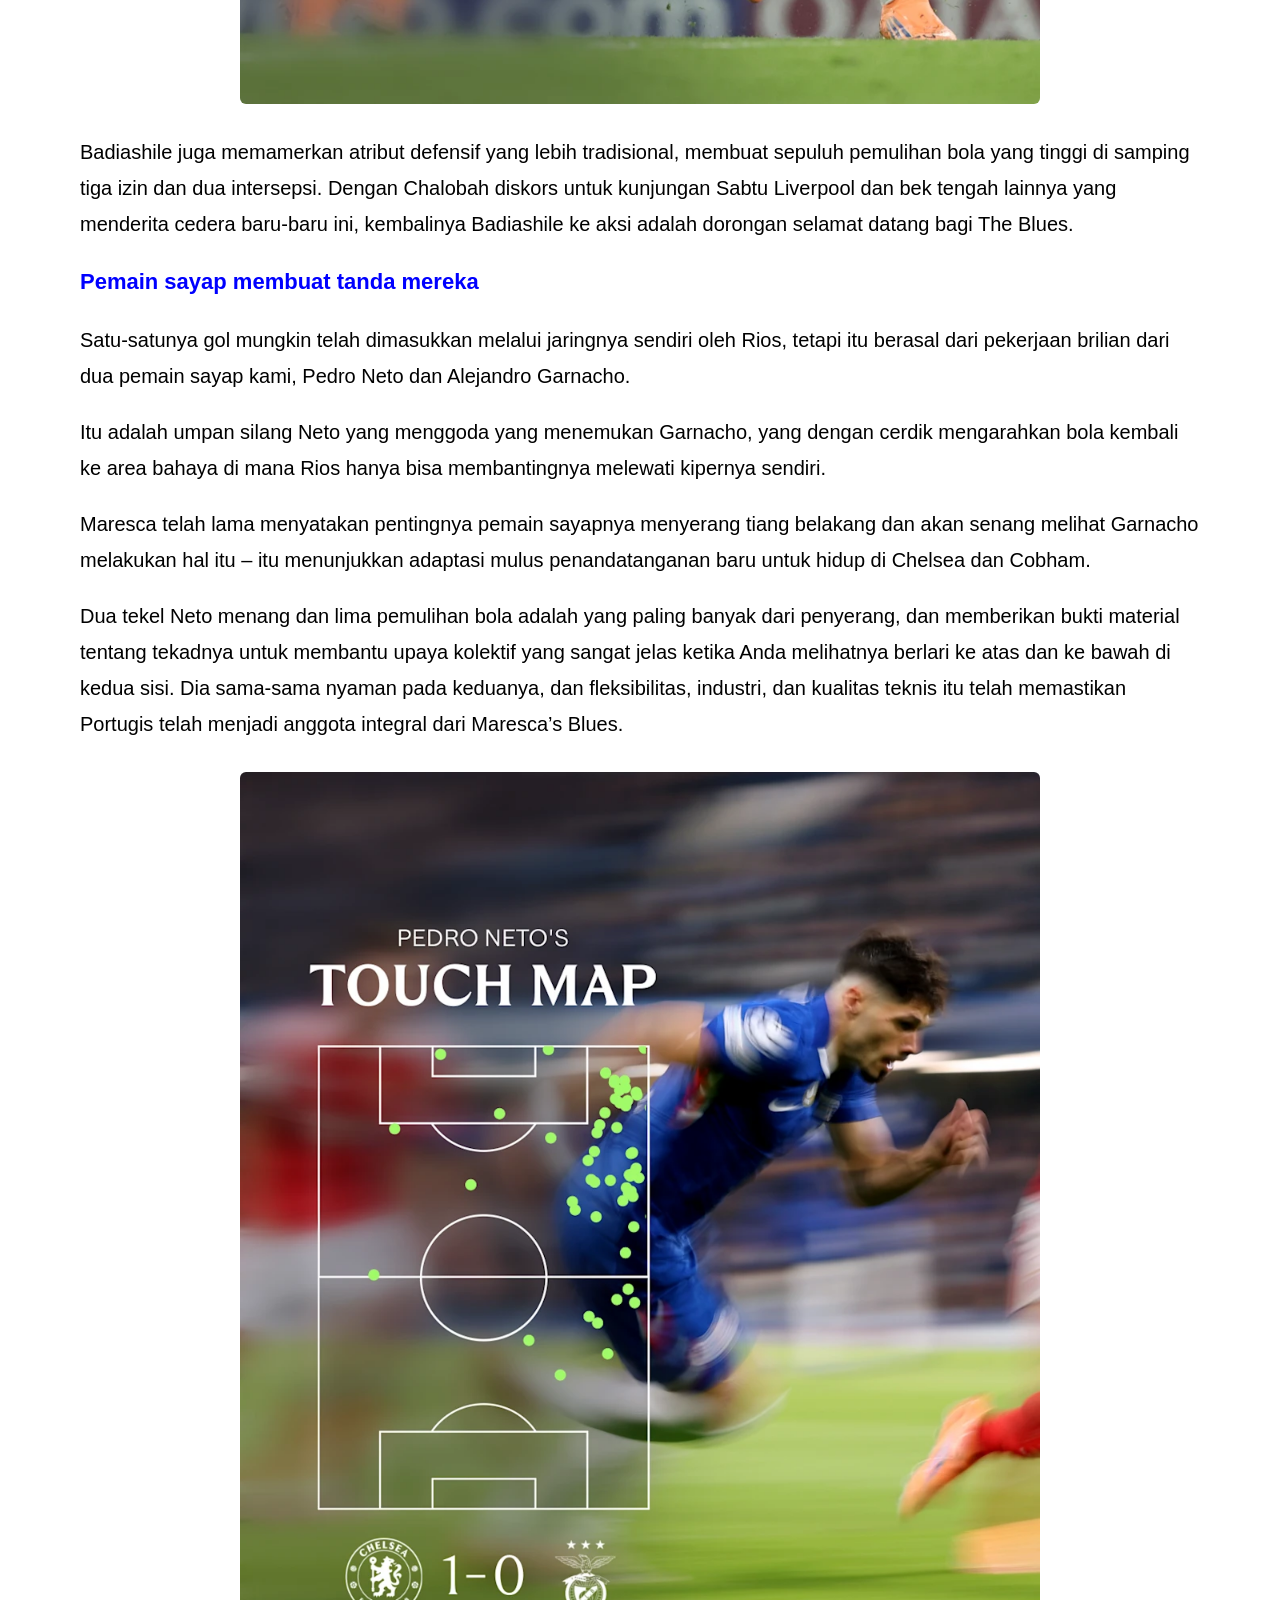
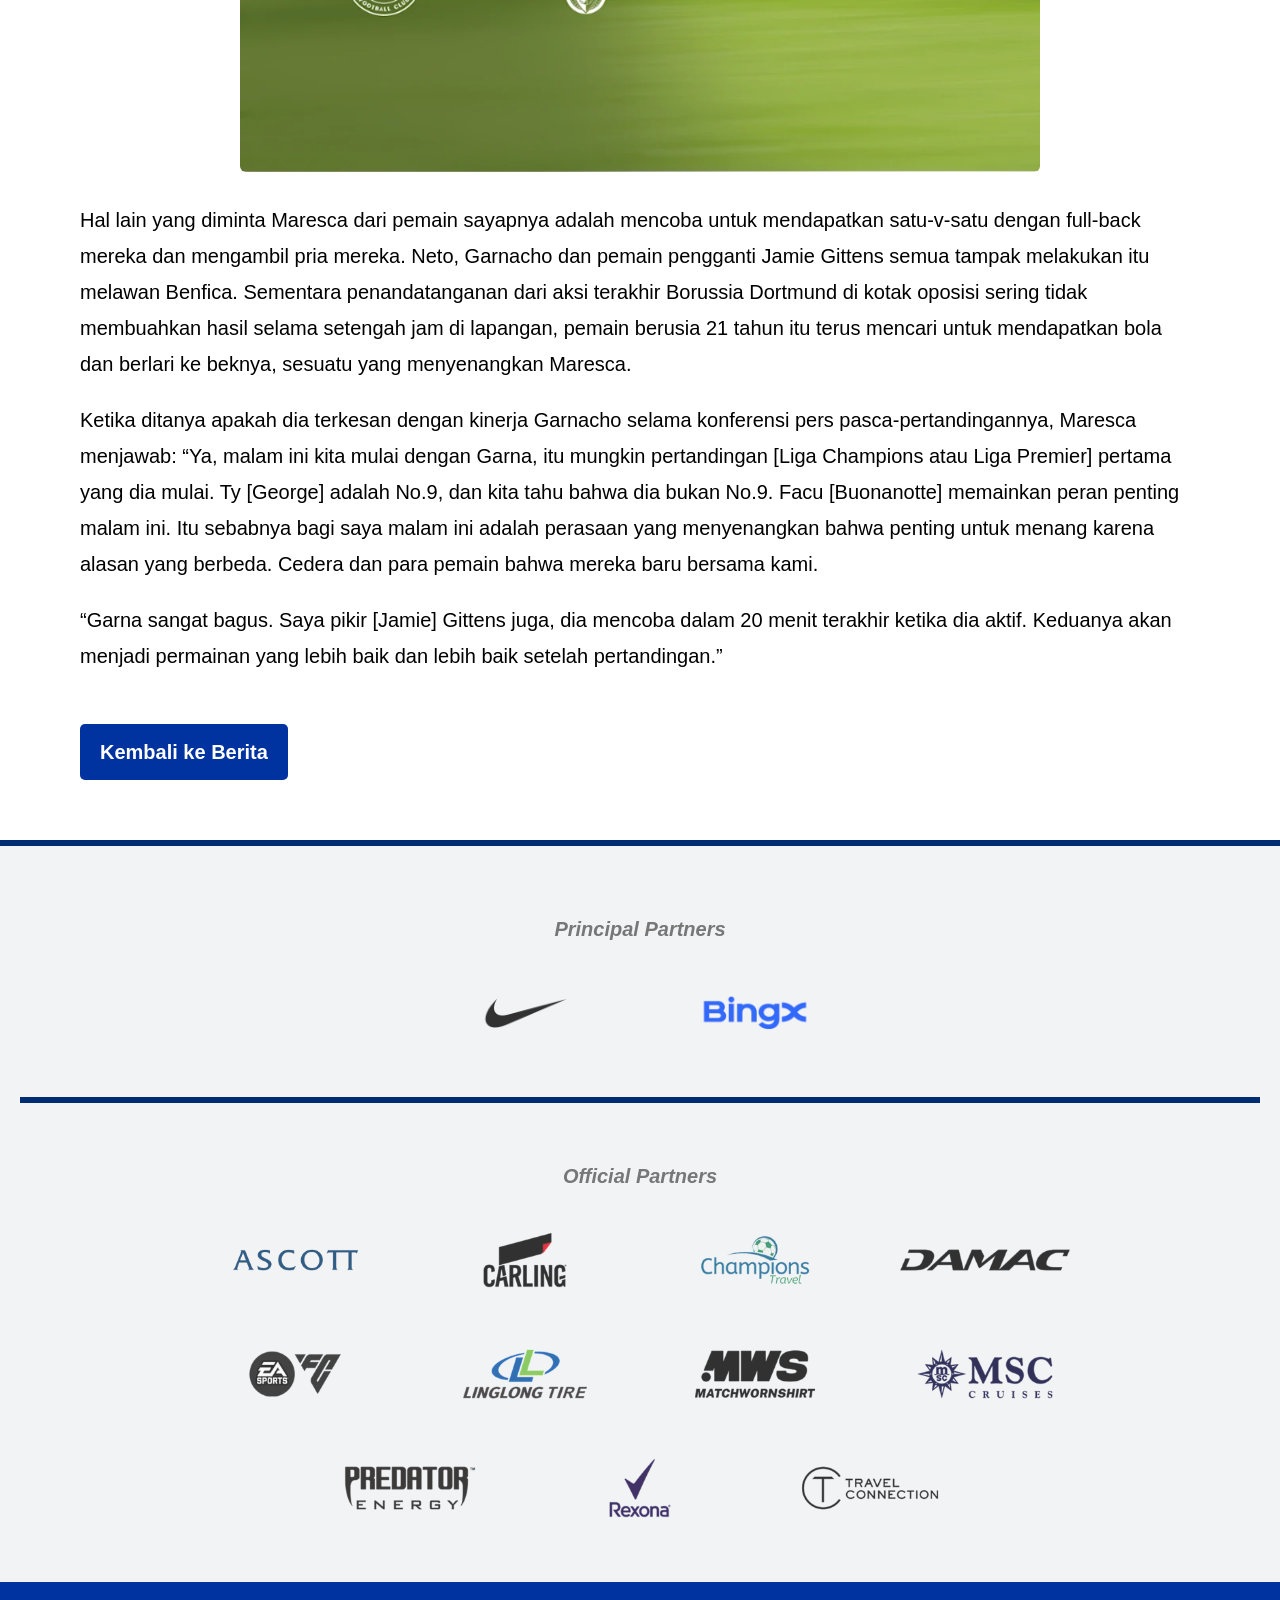
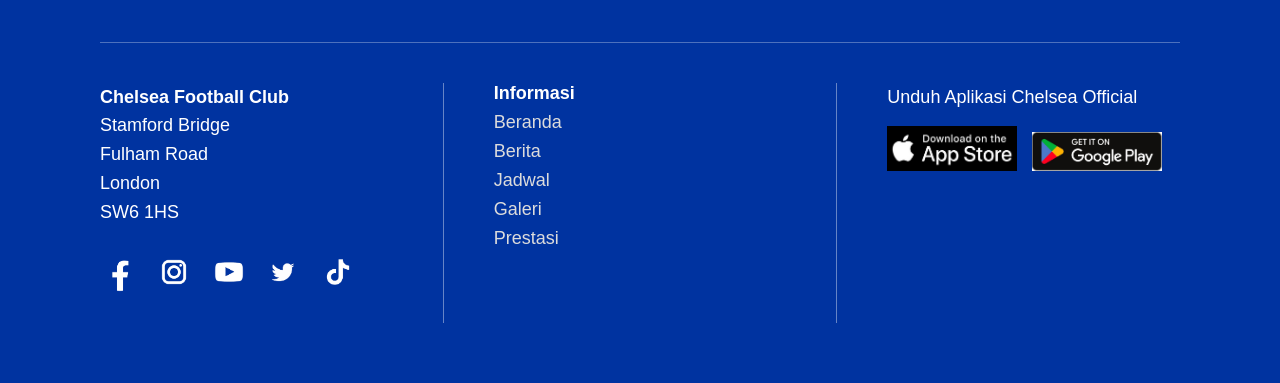
<file: berita5.html>
<!DOCTYPE html>
<html lang="id">
<head>
  <meta charset="UTF-8">
  <meta name="viewport" content="width=device-width, initial-scale=1.0">
  <title>Analysed: Bagaimana The Blues Berjuang Melewati Benfica</title>
  <link rel="stylesheet" href="style.css">
</head>
<body>

  <!-- Navbar -->
  <div class="navbar">
    <div class="logo">
      <a href="index.html">
        <img src="galeri/logo.chelsea.png" alt="Chelsea Logo">
      </a>
    </div>
    <ul class="menu">
      <li><a href="beranda.html">BERANDA</a></li>
      <li><a href="berita.html" class="active">BERITA</a></li>
      <li><a href="jadwal.html">JADWAL</a></li>
      <li><a href="galeri.html">GALERI</a></li>
      <li><a href="prestasi.html">PRESTASI</a></li>
    </ul>

    <div class="brand">
      <a href="https://www.nike.com/gb/" target="_blank"><img src="galeri/Nike_Swoosh_Black.webp" class="brand-logo" alt="Nike"></a>
      <a href="https://bingx.com" target="_blank"><img src="galeri/bingx_header_500x167.webp" class="brand-logo" alt="bingx"></a>
    </div>
  </div>

  <!-- Isi Berita -->
  <section class="berita-header">
    <img src="galeri/berita5.webp" alt="Berita 5">

    <div class="overlay">
        <h1>Analysed: Bagaimana The Blues Berjuang Melewati Benfica</h1>

        <div class="berita-meta">
            <span class="tanggal">02 OKTOBER 2025</span>
        </div>
    </div>
  </section>

  <!-- ISI BERITA -->
  <section class="berita-content">
    <p>
      Pada Selasa malam, Chelsea memastikan kemenangan yang sulit atas Benfica untuk membuka akun kami di Liga Champions musim ini. 
      Di sini kita melihat dari dekat tiga aspek permainan yang sangat penting bagi kesuksesan kami.  
    </p>
    
    <p>
      <span style="color:blue; font-weight:bold; font-size: 22px; font-family: 'Trebuchet MS', 'Lucida Sans Unicode', 'Lucida Grande', 'Lucida Sans', Arial, sans-serif;">Bekerja keras untuk melewati batas</span>
    </p>

    <p>
      Gol bunuh diri Richard Rio di pertengahan babak pertama memisahkan kedua belah pihak dalam sebuah pertemuan yang rendah pada aksi 
      mulut gawang. The Blues secara defensif rajin di seluruh, membatasi Benfica ke penghitungan Expected Goals (xG) hanya 0,85. 
    </p>

    <p>
      Para pengunjung memiliki sembilan tembakan selama pertandingan dan tiga dari mereka (dengan gabungan xG 0,31) datang sebelum satu-satunya gol. 
      Lima dari enam upaya yang tersisa berada di menit ke-83 atau lebih baru, bukti kemampuan kami untuk menjaga Benfica di lengan panjang sementara kami memimpin.
    </p>

    <!-- Tambahan foto dengan caption -->
  <div class="berita-foto">
    <img src="galeri/match-stats-benfica-h.webp" alt="">
  </div>

    <p>
      Enzo Maresca mengakui para pemainnya harus menderita terlambat untuk melewati garis ketika ancaman Benfica meningkat, 
      tetapi menggarisbawahi pentingnya ‘kemenangan jelek’. Kemenangan seperti ini diperlukan selama kampanye panjang.
    </p>

    <p>
      Pelatih kepala juga menyoroti upaya timnya ditampilkan pada malam ketika banyak yang dipilih tidak 100 persen fit, atau 
      tidak sering tampil musim ini. Kami memenangkan 18 tekel ke Benfica 13, dan berhasil di 52,3 persen dari 111 duel yang diperebutkan selama pertemuan agresif.
    </p>

    <p>
      Terlepas dari jadwal yang sibuk, Maresca mencatat orang-orang seperti Marc Cucurella, Moises Caicedo dan Enzo Fernandez menutupi 
      banyak tanah dan menunjukkan ‘motivasi ekstra’ untuk membantu mendorong kami meraih kemenangan penting yang dibutuhkan setelah hasil baru-baru ini. 
      Tidak mengherankan penggemar Chelsea memilih Caicedo sebagai Player of the Match mereka setelah pertunjukan menonjol lainnya.
    </p>
    
    <!-- Tambahan foto dengan caption -->
  <div class="berita-foto">
    <img src="galeri/match-stats-benfica-caicedo.webp" alt="">
  </div>

    <p>
    <span style="color:blue; font-weight:bold; font-size: 22px; font-family: 'Trebuchet MS', 'Lucida Sans Unicode', 'Lucida Grande', 'Lucida Sans', Arial, sans-serif;">Badiashile tegas dan percaya diri saat kembali</span>
    </p>

    <p>
      Pada awal pertamanya musim ini, Benoit Badiashile terkesan. Pemain Prancis itu dikerahkan di posisi bek tengah kiri dari mana ia 
      menyelesaikan umpan yang jauh lebih banyak daripada orang lain di lapangan (95 – berikutnya adalah Trevoh Chalobah dengan 79).
    </p>

    <p>
      Badiashile hanya salah menempatkan empat operan sepanjang malam, menyamakan dengan tingkat penyelesaian 96 persen yang mengesankan, 
      dan kemampuannya untuk membangun dari belakang dan bermain melalui garis jelas merupakan aset bagi Maresca. 
      Pelatih kepala menggambarkan kinerja Badiashile setelah itu sebagai 'sangat, sangat bagus', sementara di tribun Matthew Harding menyanyikan namanya sebagai penghargaan atas usahanya. 
    </p>

    <!-- Tambahan foto dengan caption -->
  <div class="berita-foto">
    <img src="galeri/badiashile-recoveries-benfica.webp" alt="">
  </div>

    <p>
      Badiashile juga memamerkan atribut defensif yang lebih tradisional, membuat sepuluh pemulihan bola yang tinggi di samping tiga izin dan dua intersepsi. 
      Dengan Chalobah diskors untuk kunjungan Sabtu Liverpool dan bek tengah lainnya yang menderita cedera baru-baru ini, kembalinya Badiashile ke aksi adalah dorongan selamat datang bagi The Blues.
    </p>

    <p>
      <span style="color:blue; font-weight:bold; font-size: 22px; font-family: 'Trebuchet MS', 'Lucida Sans Unicode', 'Lucida Grande', 'Lucida Sans', Arial, sans-serif;">Pemain sayap membuat tanda mereka </span>
    </p>

    <p>
      Satu-satunya gol mungkin telah dimasukkan melalui jaringnya sendiri oleh Rios, 
      tetapi itu berasal dari pekerjaan brilian dari dua pemain sayap kami, Pedro Neto dan Alejandro Garnacho.

    <p>
      Itu adalah umpan silang Neto yang menggoda yang menemukan Garnacho, yang dengan cerdik mengarahkan bola kembali ke 
      area bahaya di mana Rios hanya bisa membantingnya melewati kipernya sendiri.
    </p>

    <p>
      Maresca telah lama menyatakan pentingnya pemain sayapnya menyerang tiang belakang dan 
      akan senang melihat Garnacho melakukan hal itu – itu menunjukkan adaptasi mulus penandatanganan baru untuk hidup di Chelsea dan Cobham.
    </p>

    <p>
      Dua tekel Neto menang dan lima pemulihan bola adalah yang paling banyak dari penyerang, dan memberikan bukti material tentang 
      tekadnya untuk membantu upaya kolektif yang sangat jelas ketika Anda melihatnya berlari ke atas dan ke bawah di kedua sisi. 
      Dia sama-sama nyaman pada keduanya, dan fleksibilitas, industri, dan kualitas teknis itu telah memastikan Portugis telah menjadi anggota integral dari Maresca’s Blues.
    </p>

    <!-- Tambahan foto dengan caption -->
  <div class="berita-foto">
    <img src="galeri/neto-touch-map-benfica.webp" alt="">
  </div>

    <p>
      Hal lain yang diminta Maresca dari pemain sayapnya adalah mencoba untuk mendapatkan satu-v-satu dengan 
      full-back mereka dan mengambil pria mereka. Neto, Garnacho dan pemain pengganti Jamie Gittens semua tampak melakukan itu melawan Benfica. 
      Sementara penandatanganan dari aksi terakhir Borussia Dortmund di kotak oposisi sering tidak membuahkan hasil selama setengah jam di lapangan, 
      pemain berusia 21 tahun itu terus mencari untuk mendapatkan bola dan berlari ke beknya, sesuatu yang menyenangkan Maresca.
    <p>

    <p>
      Ketika ditanya apakah dia terkesan dengan kinerja Garnacho selama konferensi pers pasca-pertandingannya, 
      Maresca menjawab: “Ya, malam ini kita mulai dengan Garna, itu mungkin pertandingan [Liga Champions atau Liga Premier] pertama yang dia mulai. 
      Ty [George] adalah No.9, dan kita tahu bahwa dia bukan No.9. Facu [Buonanotte] memainkan peran penting malam ini. 
      Itu sebabnya bagi saya malam ini adalah perasaan yang menyenangkan bahwa penting untuk menang karena alasan yang berbeda. 
      Cedera dan para pemain bahwa mereka baru bersama kami.
    <p>

    <p>
      “Garna sangat bagus. Saya pikir [Jamie] Gittens juga, dia mencoba dalam 20 menit terakhir ketika dia aktif. 
      Keduanya akan menjadi permainan yang lebih baik dan lebih baik setelah pertandingan.”
    <p>

    <a href="berita.html" class="back-button">Kembali ke Berita</a>
  </section>

  <!-- PARTNERS SECTION -->
<div class="partners">
  <div class="principal">
    <h3>Principal Partners</h3>
    <div class="partner-logo">
      <a href="https://www.nike.com/gb/" target="_blank">
        <img src="galeri/Nike_Swoosh_Black.webp" alt="Nike">
      </a>
      <a href="https://bingx.com" target="_blank">
        <img src="galeri/bingx_header_500x167.webp" alt="BingX">
      </a>
    </div>
  </div>

  <hr class="separator">

  <div class="official">
    <h3>Official Partners</h3>
    <div class="partner-logo">
      <a href="https://www.discoverasr.com/en/sign-up" target="_blank"><img src="galeri/Ascott.webp" alt="Ascott"></a>
      <a href="https://www.carling.com/" target="_blank"><img src="galeri/carling_footer_600x200.webp" alt="Carling"></a>
      <a href="https://www.champions-travel.com/" target="_blank"><img src="galeri/champions_travel_footer_600x200.webp" alt="Champions Travel"></a>
      <a href="https://www.damacproperties.com/" target="_blank"><img src="galeri/damac_footer_600x200.webp" alt="Damac"></a>
      <a href="https://www.ea.com/games/ea-sports-fc" target="_blank"><img src="galeri/easports_footer_600x200.webp" alt="EA Sports"></a>
      <a href="https://www.linglongtire.com/" target="_blank"><img src="galeri/linglone_footer_600x200.webp" alt="Linglong Tire"></a>
      <a href="https://www.mwspartnership.com/" target="_blank"><img src="galeri/mws_footer_600x200.webp" alt="MWS"></a>
      <a href="https://www.msccruises.com/" target="_blank"><img src="galeri/msc_footer_600x200.webp" alt="MSC Cruises"></a>
      <a href="https://www.predatorenergy.com/" target="_blank"><img src="galeri/predator_footer_600x200.webp" alt="Predator Energy"></a>
      <a href="https://www.rexona.com/" target="_blank"><img src="galeri/rexona_footer_600x200.webp" alt="Rexona"></a>
      <a href="https://www.travelconnection.co.uk/" target="_blank"><img src="galeri/travel_connection_footer_600x200.webp" alt="Travel Connection"></a>
    </div>
  </div>
</div>
<!-- END PARTNERS -->

<!-- FOOTER -->
<footer class="footer">
  <div class="footer-container">

    <!-- Kolom kiri -->
    <div class="footer-column">
      <p><strong>Chelsea Football Club</strong></p>
      <p>Stamford Bridge<br>Fulham Road<br>London<br>SW6 1HS</p>

      <div class="social-icons">
        <a href="https://www.facebook.com/ChelseaFC/" target="_blank"><img src="galeri/facebook.png" alt="Facebook"></a>
        <a href="https://www.instagram.com/chelseafc/" target="_blank"><img src="galeri/instagram.png" alt="Instagram"></a>
        <a href="https://www.youtube.com/chelseafc" target="_blank"><img src="galeri/youtube.png" alt="YouTube"></a>
        <a href="https://x.com/chelseafc" target="_blank"><img src="galeri/twitter.png" alt="Twitter"></a>
        <a href="https://www.tiktok.com/@chelseafc" target="_blank"><img src="galeri/tiktok.png" alt="TikTok"></a>
      </div>
    </div>

     <!-- Garis pemisah 1 -->
    <div class="footer-divider"></div>

    <!-- Kolom tengah -->
<div class="footer-column">
  <h3>Informasi</h3>
  <ul>
    <li><a href="beranda.html">Beranda</a></li>
    <li><a href="berita.html">Berita</a></li>
    <li><a href="jadwal.html">Jadwal</a></li>
    <li><a href="galeri.html">Galeri</a></li>
    <li><a href="prestasi.html">Prestasi</a></li>
  </ul>
</div>

    <!-- Garis pemisah 2 -->
    <div class="footer-divider"></div>

    <!-- Kolom kanan -->
    <div class="footer-column">
      <p>Unduh Aplikasi Chelsea Official</p>
      <div class="app-links">
        <a href="https://apps.apple.com/gb/app/chelsea-official-app/id1353142218?shortlink=id1x1kng&c=Website_Landing_Preferences&pid=Website&deep_link_value=Website_Landing_Preferences&source_caller=ui" target="_blank"><img src="galeri/appsore.jpg" alt="App Store"></a>
        <a href="https://play.google.com/store/apps/details?id=com.chelseafc.the5thstand&hl=en_US&gl=US&shortlink=03ey3mli&c=Website_Landing_Preferences&pid=Website&deep_link_value=Website_Landing_Preferences&source_caller=ui&pli=1" target="_blank"><img src="galeri/playstore.jpg" alt="Google Play"></a>
      </div>
    </div>

  </div>
</footer>
<!-- END FOOTERS -->


</body>
</html>
</file>
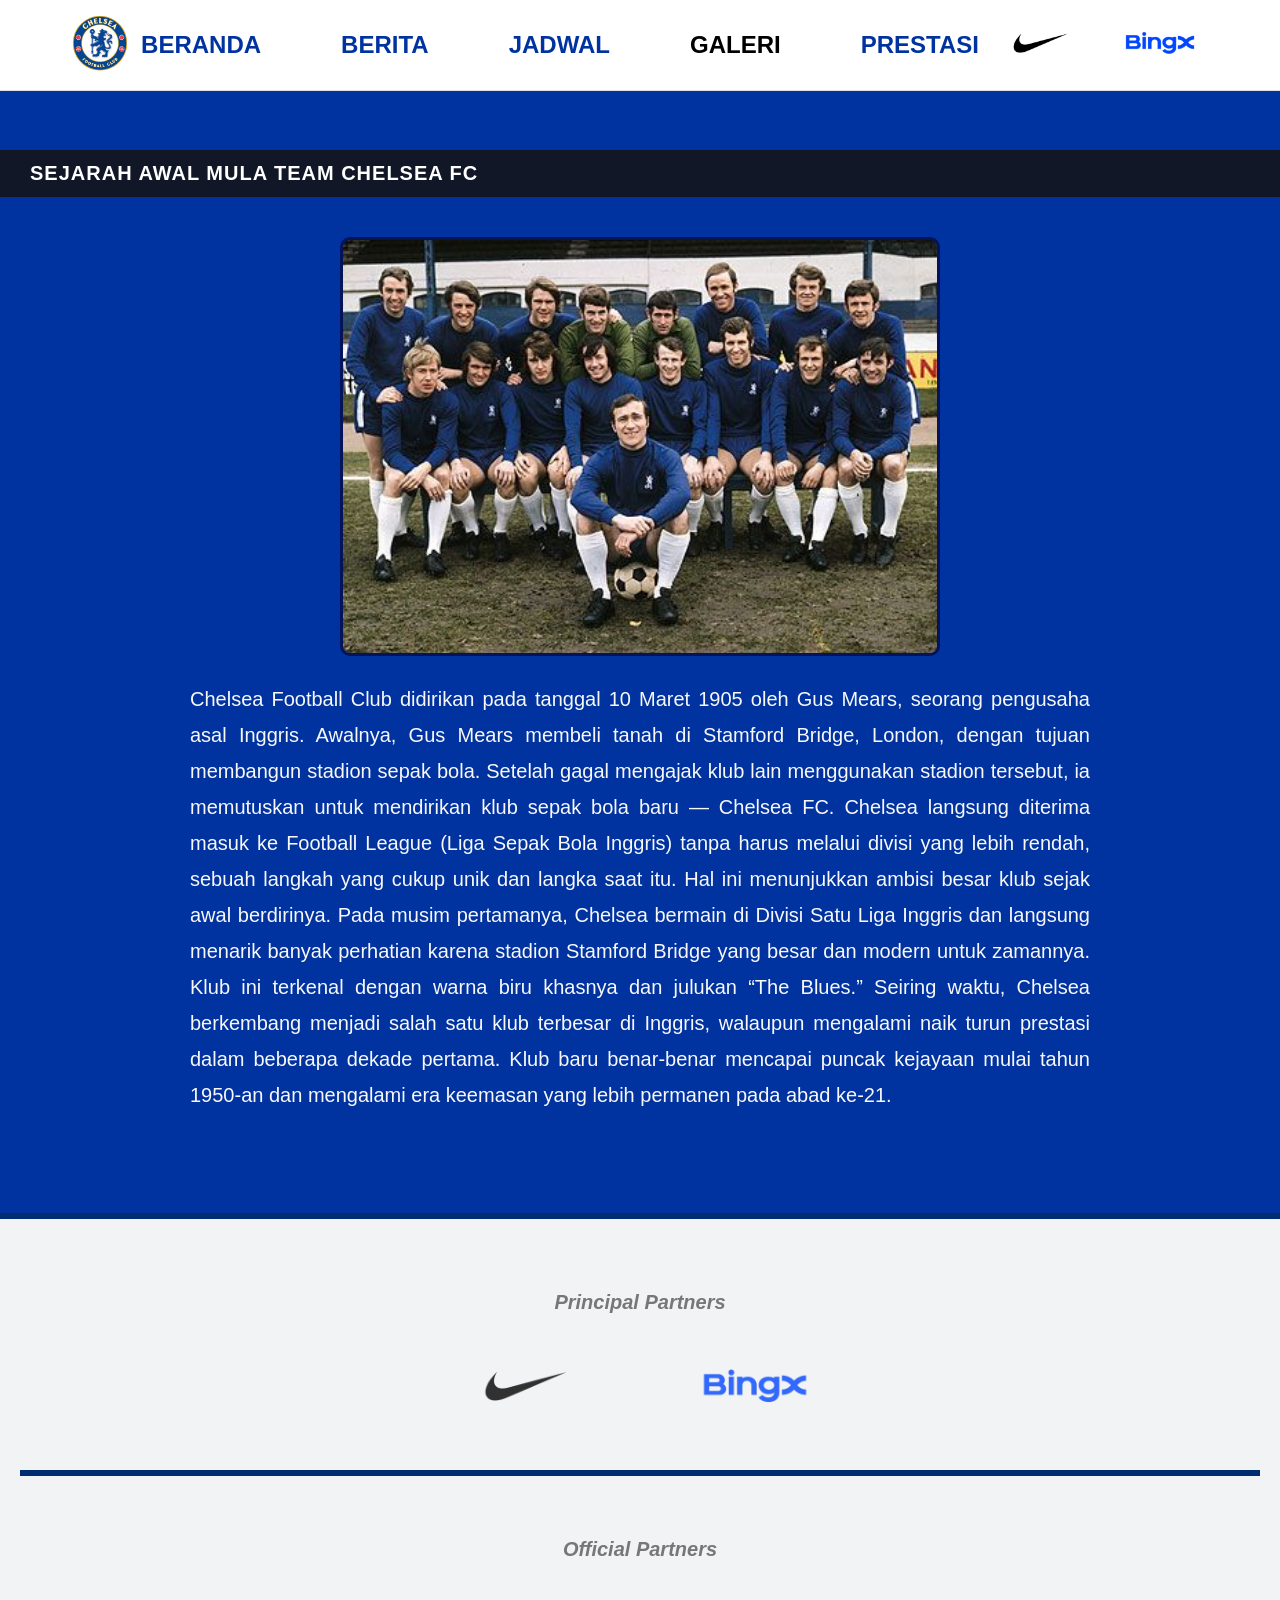
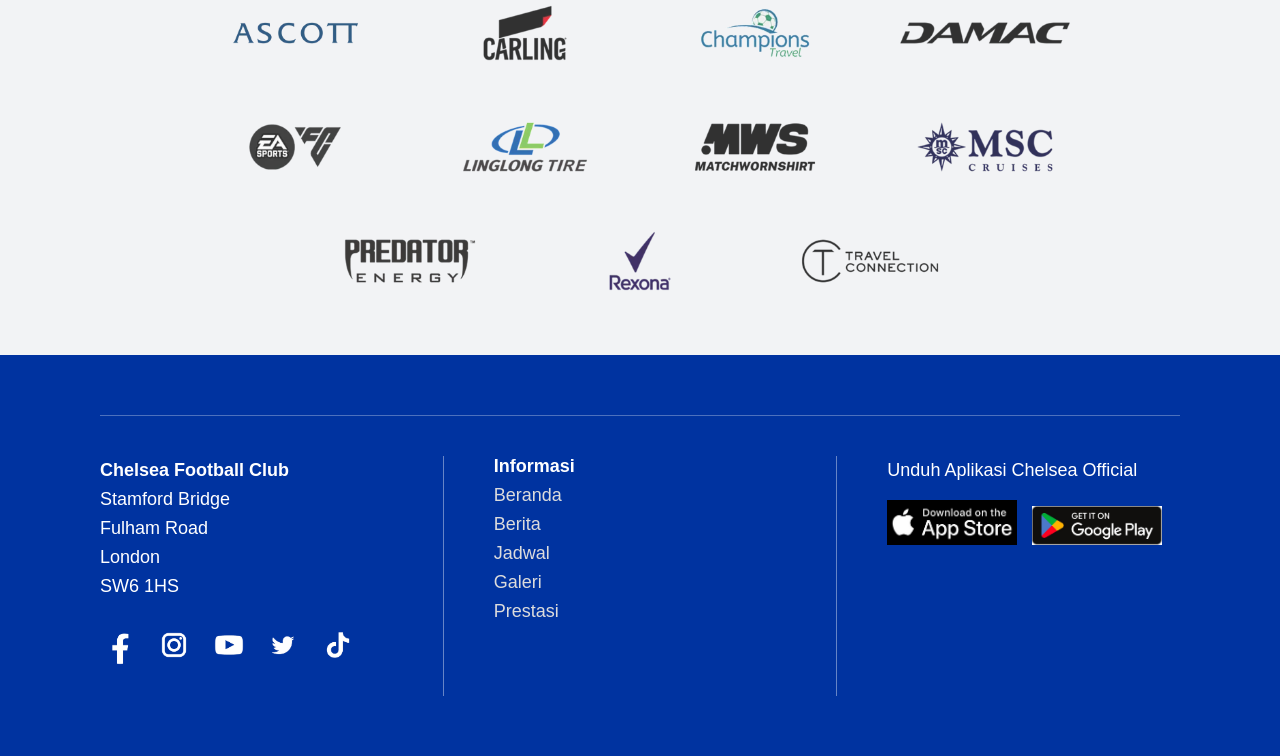
<file: galeri.html>
<!DOCTYPE html>
<html lang="id">
<head>
  <meta charset="UTF-8">
  <meta name="viewport" content="width=device-width, initial-scale=1.0">
  <title>GALERI | Chelsea FC</title>
  <link rel="stylesheet" href="style.css">
</head>
<body>

  <!-- Navbar -->
  <div class="navbar">
    <div class="logo">
      <a href="index.html">
        <img src="galeri/logo.chelsea.png" alt="Chelsea Logo">
      </a>
    </div>

    <input type="checkbox" id="menu-toggle">
    <label for="menu-toggle" class="menu-icon">&#9776;</label>

    <ul class="menu">
      <li><a href="beranda.html">BERANDA</a></li>
      <li><a href="berita.html">BERITA</a></li>
      <li><a href="jadwal.html">JADWAL</a></li>
      <li><a href="galeri.html" class="active">GALERI</a></li>
      <li><a href="prestasi.html">PRESTASI</a></li>
    </ul>

    <div class="brand">
      <a href="https://www.nike.com/gb/" target="_blank"><img src="galeri/Nike_Swoosh_Black.webp" class="brand-logo" alt="Nike"></a>
      <a href="https://bingx.com" target="_blank"><img src="galeri/bingx_header_500x167.webp" class="brand-logo" alt="bingx"></a>
    </div>
  </div>

  <!-- GALERI SECTION -->
  <section class="galeri-section">
    <h2 class="section-title">SEJARAH AWAL MULA TEAM CHELSEA FC</h2>
    <div class="galeri-content">
      <img src="galeri/Chelsea FC, circa early 1970s.jpeg" alt="Tim Chelsea Lama">
      <p>
        Chelsea Football Club didirikan pada tanggal 10 Maret 1905 oleh Gus Mears, seorang pengusaha asal Inggris.
        Awalnya, Gus Mears membeli tanah di Stamford Bridge, London, dengan tujuan membangun stadion sepak bola. 
        Setelah gagal mengajak klub lain menggunakan stadion tersebut, ia memutuskan untuk mendirikan klub sepak bola baru — Chelsea FC.
        Chelsea langsung diterima masuk ke Football League (Liga Sepak Bola Inggris) tanpa harus melalui divisi yang lebih rendah, 
        sebuah langkah yang cukup unik dan langka saat itu. Hal ini menunjukkan ambisi besar klub sejak awal berdirinya.
        Pada musim pertamanya, Chelsea bermain di Divisi Satu Liga Inggris dan langsung menarik banyak perhatian karena stadion Stamford Bridge 
        yang besar dan modern untuk zamannya. Klub ini terkenal dengan warna biru khasnya dan julukan “The Blues.”
        Seiring waktu, Chelsea berkembang menjadi salah satu klub terbesar di Inggris, walaupun mengalami naik turun prestasi 
        dalam beberapa dekade pertama. Klub baru benar-benar mencapai puncak kejayaan mulai tahun 1950-an dan mengalami era keemasan yang lebih permanen pada abad ke-21.
      </p>
    </div>
  </section>

  <!-- PARTNERS SECTION -->
<div class="partners">
  <div class="principal">
    <h3>Principal Partners</h3>
    <div class="partner-logo">
      <a href="https://www.nike.com/gb/" target="_blank">
        <img src="galeri/Nike_Swoosh_Black.webp" alt="Nike">
      </a>
      <a href="https://bingx.com" target="_blank">
        <img src="galeri/bingx_header_500x167.webp" alt="BingX">
      </a>
    </div>
  </div>

  <hr class="separator">

  <div class="official">
    <h3>Official Partners</h3>
    <div class="partner-logo">
      <a href="https://www.discoverasr.com/en/sign-up" target="_blank"><img src="galeri/Ascott.webp" alt="Ascott"></a>
      <a href="https://www.carling.com/" target="_blank"><img src="galeri/carling_footer_600x200.webp" alt="Carling"></a>
      <a href="https://www.champions-travel.com/" target="_blank"><img src="galeri/champions_travel_footer_600x200.webp" alt="Champions Travel"></a>
      <a href="https://www.damacproperties.com/" target="_blank"><img src="galeri/damac_footer_600x200.webp" alt="Damac"></a>
      <a href="https://www.ea.com/games/ea-sports-fc" target="_blank"><img src="galeri/easports_footer_600x200.webp" alt="EA Sports"></a>
      <a href="https://www.linglongtire.com/" target="_blank"><img src="galeri/linglone_footer_600x200.webp" alt="Linglong Tire"></a>
      <a href="https://www.mwspartnership.com/" target="_blank"><img src="galeri/mws_footer_600x200.webp" alt="MWS"></a>
      <a href="https://www.msccruises.com/" target="_blank"><img src="galeri/msc_footer_600x200.webp" alt="MSC Cruises"></a>
      <a href="https://www.predatorenergy.com/" target="_blank"><img src="galeri/predator_footer_600x200.webp" alt="Predator Energy"></a>
      <a href="https://www.rexona.com/" target="_blank"><img src="galeri/rexona_footer_600x200.webp" alt="Rexona"></a>
      <a href="https://www.travelconnection.co.uk/" target="_blank"><img src="galeri/travel_connection_footer_600x200.webp" alt="Travel Connection"></a>
    </div>
  </div>
</div>
<!-- END PARTNERS -->
 
<!-- FOOTER -->
<footer class="footer">
  <div class="footer-container">

    <!-- Kolom kiri -->
    <div class="footer-column">
      <p><strong>Chelsea Football Club</strong></p>
      <p>Stamford Bridge<br>Fulham Road<br>London<br>SW6 1HS</p>

      <div class="social-icons">
        <a href="https://www.facebook.com/ChelseaFC/" target="_blank"><img src="galeri/facebook.png" alt="Facebook"></a>
        <a href="https://www.instagram.com/chelseafc/" target="_blank"><img src="galeri/instagram.png" alt="Instagram"></a>
        <a href="https://www.youtube.com/chelseafc" target="_blank"><img src="galeri/youtube.png" alt="YouTube"></a>
        <a href="https://x.com/chelseafc" target="_blank"><img src="galeri/twitter.png" alt="Twitter"></a>
        <a href="https://www.tiktok.com/@chelseafc" target="_blank"><img src="galeri/tiktok.png" alt="TikTok"></a>
      </div>
    </div>

     <!-- Garis pemisah 1 -->
    <div class="footer-divider"></div>

    <!-- Kolom tengah -->
<div class="footer-column">
  <h3>Informasi</h3>
  <ul>
    <li><a href="beranda.html">Beranda</a></li>
    <li><a href="berita.html">Berita</a></li>
    <li><a href="jadwal.html">Jadwal</a></li>
    <li><a href="galeri.html">Galeri</a></li>
    <li><a href="prestasi.html">Prestasi</a></li>
  </ul>
</div>

    <!-- Garis pemisah 2 -->
    <div class="footer-divider"></div>

    <!-- Kolom kanan -->
    <div class="footer-column">
      <p>Unduh Aplikasi Chelsea Official</p>
      <div class="app-links">
        <a href="https://apps.apple.com/gb/app/chelsea-official-app/id1353142218?shortlink=id1x1kng&c=Website_Landing_Preferences&pid=Website&deep_link_value=Website_Landing_Preferences&source_caller=ui" target="_blank"><img src="galeri/appsore.jpg" alt="App Store"></a>
        <a href="https://play.google.com/store/apps/details?id=com.chelseafc.the5thstand&hl=en_US&gl=US&shortlink=03ey3mli&c=Website_Landing_Preferences&pid=Website&deep_link_value=Website_Landing_Preferences&source_caller=ui&pli=1" target="_blank"><img src="galeri/playstore.jpg" alt="Google Play"></a>
      </div>
    </div>

  </div>
</footer>
<!-- END FOOTERS -->
</body>
</html>
</file>
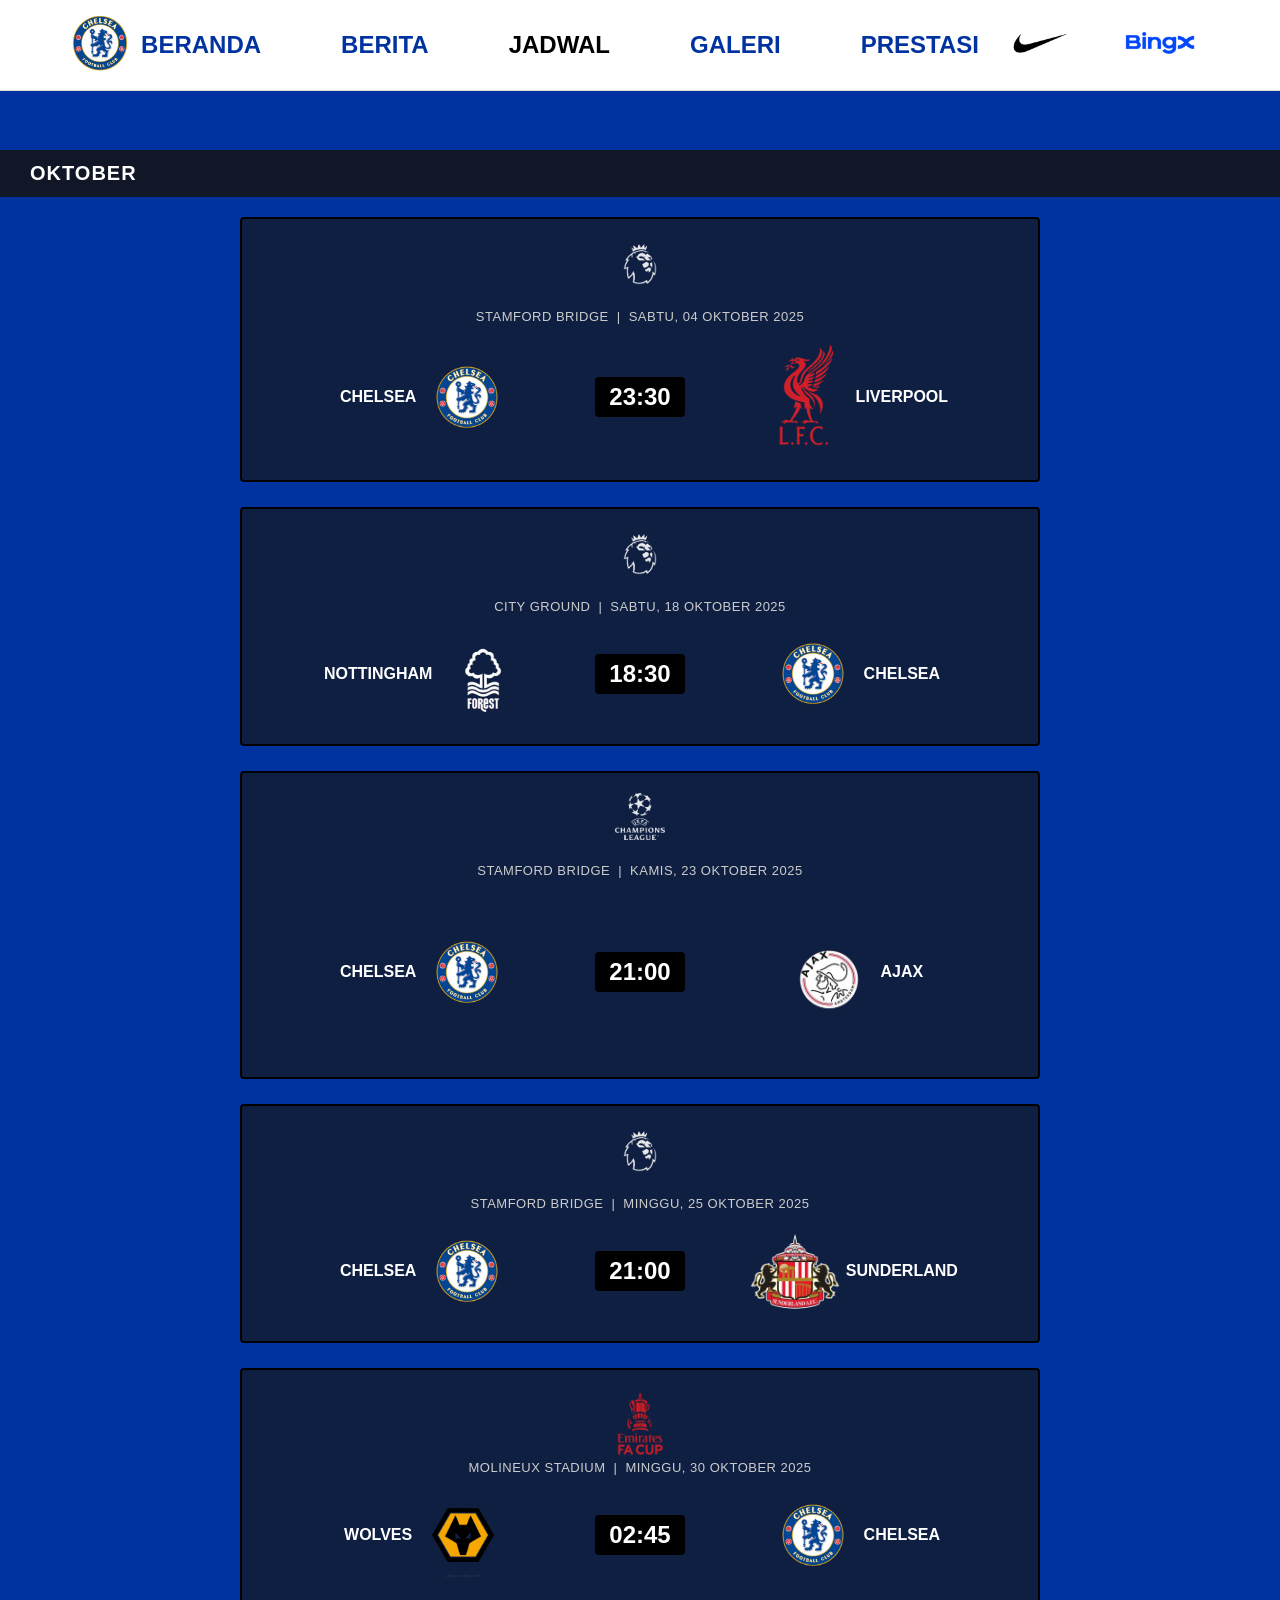
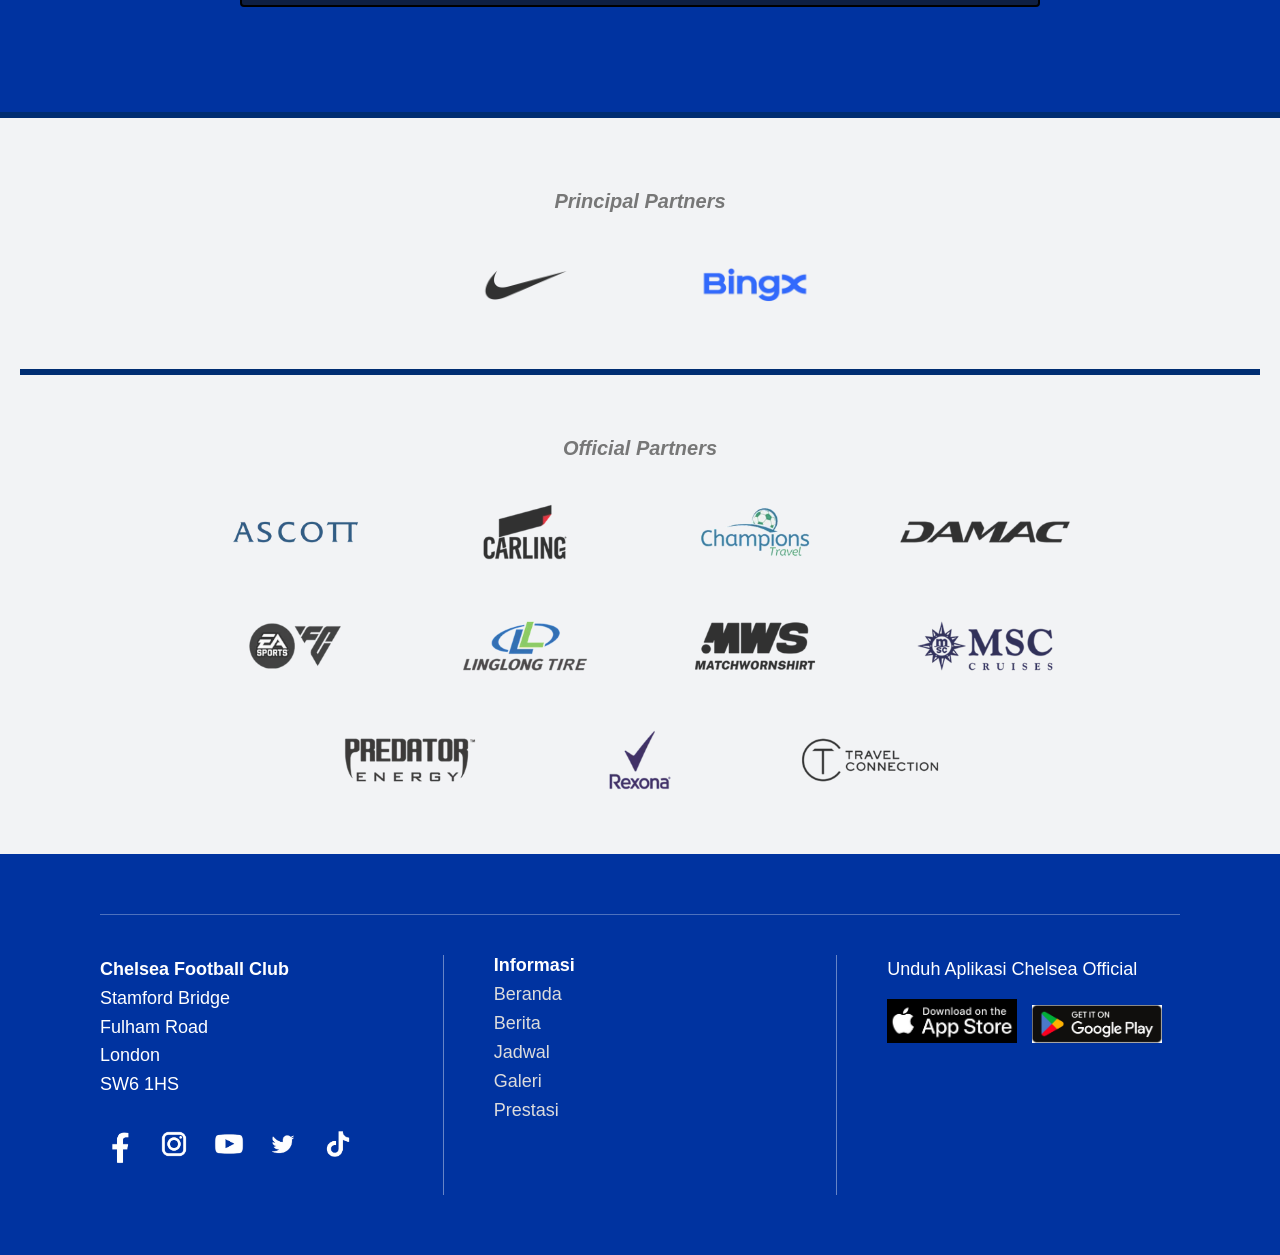
<file: jadwal.html>
<!DOCTYPE html>
<html lang="id">
<head>
  <meta charset="UTF-8">
  <meta name="viewport" content="width=device-width, initial-scale=1.0">
  <title>JADWAL | Chelsea FC</title>
  <link rel="stylesheet" href="style.css">
</head>
<body>

  <!-- NAVBAR -->
  <div class="navbar">
    <div class="logo">
      <a href="index.html">
        <img src="galeri/logo.chelsea.png" alt="Chelsea Logo">
      </a>
    </div>

    <input type="checkbox" id="menu-toggle">
    <label for="menu-toggle" class="menu-icon">&#9776;</label>

    <ul class="menu">
      <li><a href="beranda.html">BERANDA</a></li>
      <li><a href="berita.html">BERITA</a></li>
      <li><a href="jadwal.html" class="active">JADWAL</a></li>
      <li><a href="galeri.html">GALERI</a></li>
      <li><a href="prestasi.html">PRESTASI</a></li>
    </ul>

    <div class="brand">
      <a href="https://www.nike.com/gb/" target="_blank"><img src="galeri/Nike_Swoosh_Black.webp" class="brand-logo" alt="Nike"></a>
      <a href="https://bingx.com" target="_blank"><img src="galeri/bingx_header_500x167.webp" class="brand-logo" alt="bingx"></a>
    </div>
  </div>

  <section class="jadwal-section">
  <h2 class="bulan">OKTOBER</h2>
  
  <!-- JADWAL 1 -->
  <div class="jadwal-card">
    <div class="liga-logo">
      <img src="galeri/logo.epl.png" alt="EPL">
    </div>

    <div class="info-atas">
      <span>STAMFORD BRIDGE</span>
      <span>|</span>
      <span>Sabtu, 04 Oktober 2025</span>
    </div>

    <div class="pertandingan">
      <div class="tim kiri">
        <h3>CHELSEA</h3>
        <img src="galeri/logo.chelsea.png" alt="Chelsea">
      </div>

      <div class="jam">
        <span>23:30</span>
      </div>

      <div class="tim kanan">
        <img src="galeri/liverpool.png" alt="lIVERPOOL">
        <h3>LIVERPOOL</h3>
      </div>
    </div>
  </div>

  <!-- JADWAL 2 -->
  <div class="jadwal-card">
    <div class="liga-logo">
      <img src="galeri/logo.epl.png" alt="EPL">
    </div>

    <div class="info-atas">
      <span>CITY GROUND</span>
      <span>|</span>
      <span>Sabtu, 18 Oktober 2025</span>
    </div>

    <div class="pertandingan">
      <div class="tim kiri">
        <h3>NOTTINGHAM</h3>
        <img src="galeri/nottingham.png" alt="NOTTINGHAM">
      </div>

      <div class="jam">
        <span>18:30</span>
      </div>

      <div class="tim kanan">
        <img src="galeri/logo.chelsea.png" alt="CHELSEA">
        <h3>CHELSEA</h3>
      </div>
    </div>
  </div>

  <!-- JADWAL 3 -->
  <div class="jadwal-card">
    <div class="liga-logo">
      <img src="galeri/logo.ucl.png" alt="EPL">
    </div>

    <div class="info-atas">
      <span>STAMFORD BRIDGE</span>
      <span>|</span>
      <span>Kamis, 23 Oktober 2025</span>
    </div>

    <div class="pertandingan">
      <div class="tim kiri">
        <h3>CHELSEA</h3>
        <img src="galeri/logo.chelsea.png" alt="Chelsea">
      </div>

      <div class="jam">
        <span>21:00</span>
      </div>

      <div class="tim kanan">
        <img src="galeri/ajax.png" alt="AJAX">
        <h3>AJAX</h3>
      </div>
    </div>
  </div>

  <!-- JADWAL 4 -->
  <div class="jadwal-card">
    <div class="liga-logo">
      <img src="galeri/logo.epl.png" alt="EPL">
    </div>

    <div class="info-atas">
      <span>STAMFORD BRIDGE</span>
      <span>|</span>
      <span>Minggu, 25 Oktober 2025</span>
    </div>

    <div class="pertandingan">
      <div class="tim kiri">
        <h3>CHELSEA</h3>
        <img src="galeri/logo.chelsea.png" alt="Chelsea">
      </div>

      <div class="jam">
        <span>21:00</span>
      </div>

      <div class="tim kanan">
        <img src="galeri/sunderlaand.png" alt="SUNDERLAND">
        <h3>SUNDERLAND</h3>
      </div>
    </div>
  </div>

  <!-- JADWAL 5 -->
  <div class="jadwal-card">
    <div class="liga-logo">
      <img src="galeri/fa.cup.logo.png" alt="EPL">
    </div>

    <div class="info-atas">
      <span>Molineux Stadium</span>
      <span>|</span>
      <span>Minggu, 30 Oktober 2025</span>
    </div>

    <div class="pertandingan">
      <div class="tim kiri">
        <h3>WOLVES</h3>
        <img src="galeri/wolves.png" alt="WOLVES">
      </div>

      <div class="jam">
        <span>02:45</span>
      </div>

      <div class="tim kanan">
        <img src="galeri/logo.chelsea.png" alt="WOLVES">
        <h3>CHELSEA</h3>
      </div>
    </div>
  </div>

</section>


  </div>
</div>

<!-- PARTNERS SECTION -->
<div class="partners">
  <div class="principal">
    <h3>Principal Partners</h3>
    <div class="partner-logo">
      <a href="https://www.nike.com/gb/" target="_blank">
        <img src="galeri/Nike_Swoosh_Black.webp" alt="Nike">
      </a>
      <a href="https://bingx.com" target="_blank">
        <img src="galeri/bingx_header_500x167.webp" alt="BingX">
      </a>
    </div>
  </div>

  <hr class="separator">

  <div class="official">
    <h3>Official Partners</h3>
    <div class="partner-logo">
      <a href="https://www.discoverasr.com/en/sign-up" target="_blank"><img src="galeri/Ascott.webp" alt="Ascott"></a>
      <a href="https://www.carling.com/" target="_blank"><img src="galeri/carling_footer_600x200.webp" alt="Carling"></a>
      <a href="https://www.champions-travel.com/" target="_blank"><img src="galeri/champions_travel_footer_600x200.webp" alt="Champions Travel"></a>
      <a href="https://www.damacproperties.com/" target="_blank"><img src="galeri/damac_footer_600x200.webp" alt="Damac"></a>
      <a href="https://www.ea.com/games/ea-sports-fc" target="_blank"><img src="galeri/easports_footer_600x200.webp" alt="EA Sports"></a>
      <a href="https://www.linglongtire.com/" target="_blank"><img src="galeri/linglone_footer_600x200.webp" alt="Linglong Tire"></a>
      <a href="https://www.mwspartnership.com/" target="_blank"><img src="galeri/mws_footer_600x200.webp" alt="MWS"></a>
      <a href="https://www.msccruises.com/" target="_blank"><img src="galeri/msc_footer_600x200.webp" alt="MSC Cruises"></a>
      <a href="https://www.predatorenergy.com/" target="_blank"><img src="galeri/predator_footer_600x200.webp" alt="Predator Energy"></a>
      <a href="https://www.rexona.com/" target="_blank"><img src="galeri/rexona_footer_600x200.webp" alt="Rexona"></a>
      <a href="https://www.travelconnection.co.uk/" target="_blank"><img src="galeri/travel_connection_footer_600x200.webp" alt="Travel Connection"></a>
    </div>
  </div>
</div>
<!-- END PARTNERS -->

<!-- FOOTER -->
<footer class="footer">
  <div class="footer-container">

    <!-- Kolom kiri -->
    <div class="footer-column">
      <p><strong>Chelsea Football Club</strong></p>
      <p>Stamford Bridge<br>Fulham Road<br>London<br>SW6 1HS</p>

      <div class="social-icons">
        <a href="https://www.facebook.com/ChelseaFC/" target="_blank"><img src="galeri/facebook.png" alt="Facebook"></a>
        <a href="https://www.instagram.com/chelseafc/" target="_blank"><img src="galeri/instagram.png" alt="Instagram"></a>
        <a href="https://www.youtube.com/chelseafc" target="_blank"><img src="galeri/youtube.png" alt="YouTube"></a>
        <a href="https://x.com/chelseafc" target="_blank"><img src="galeri/twitter.png" alt="Twitter"></a>
        <a href="https://www.tiktok.com/@chelseafc" target="_blank"><img src="galeri/tiktok.png" alt="TikTok"></a>
      </div>
    </div>

     <!-- Garis pemisah 1 -->
    <div class="footer-divider"></div>

    <!-- Kolom tengah -->
<div class="footer-column">
  <h3>Informasi</h3>
  <ul>
    <li><a href="beranda.html">Beranda</a></li>
    <li><a href="berita.html">Berita</a></li>
    <li><a href="jadwal.html">Jadwal</a></li>
    <li><a href="galeri.html">Galeri</a></li>
    <li><a href="prestasi.html">Prestasi</a></li>
  </ul>
</div>

    <!-- Garis pemisah 2 -->
    <div class="footer-divider"></div>

    <!-- Kolom kanan -->
    <div class="footer-column">
      <p>Unduh Aplikasi Chelsea Official</p>
      <div class="app-links">
        <a href="https://apps.apple.com/gb/app/chelsea-official-app/id1353142218?shortlink=id1x1kng&c=Website_Landing_Preferences&pid=Website&deep_link_value=Website_Landing_Preferences&source_caller=ui" target="_blank"><img src="galeri/appsore.jpg" alt="App Store"></a>
        <a href="https://play.google.com/store/apps/details?id=com.chelseafc.the5thstand&hl=en_US&gl=US&shortlink=03ey3mli&c=Website_Landing_Preferences&pid=Website&deep_link_value=Website_Landing_Preferences&source_caller=ui&pli=1" target="_blank"><img src="galeri/playstore.jpg" alt="Google Play"></a>
      </div>
    </div>

  </div>
</footer>
<!-- END FOOTERS -->



</body>
</html>
</file>
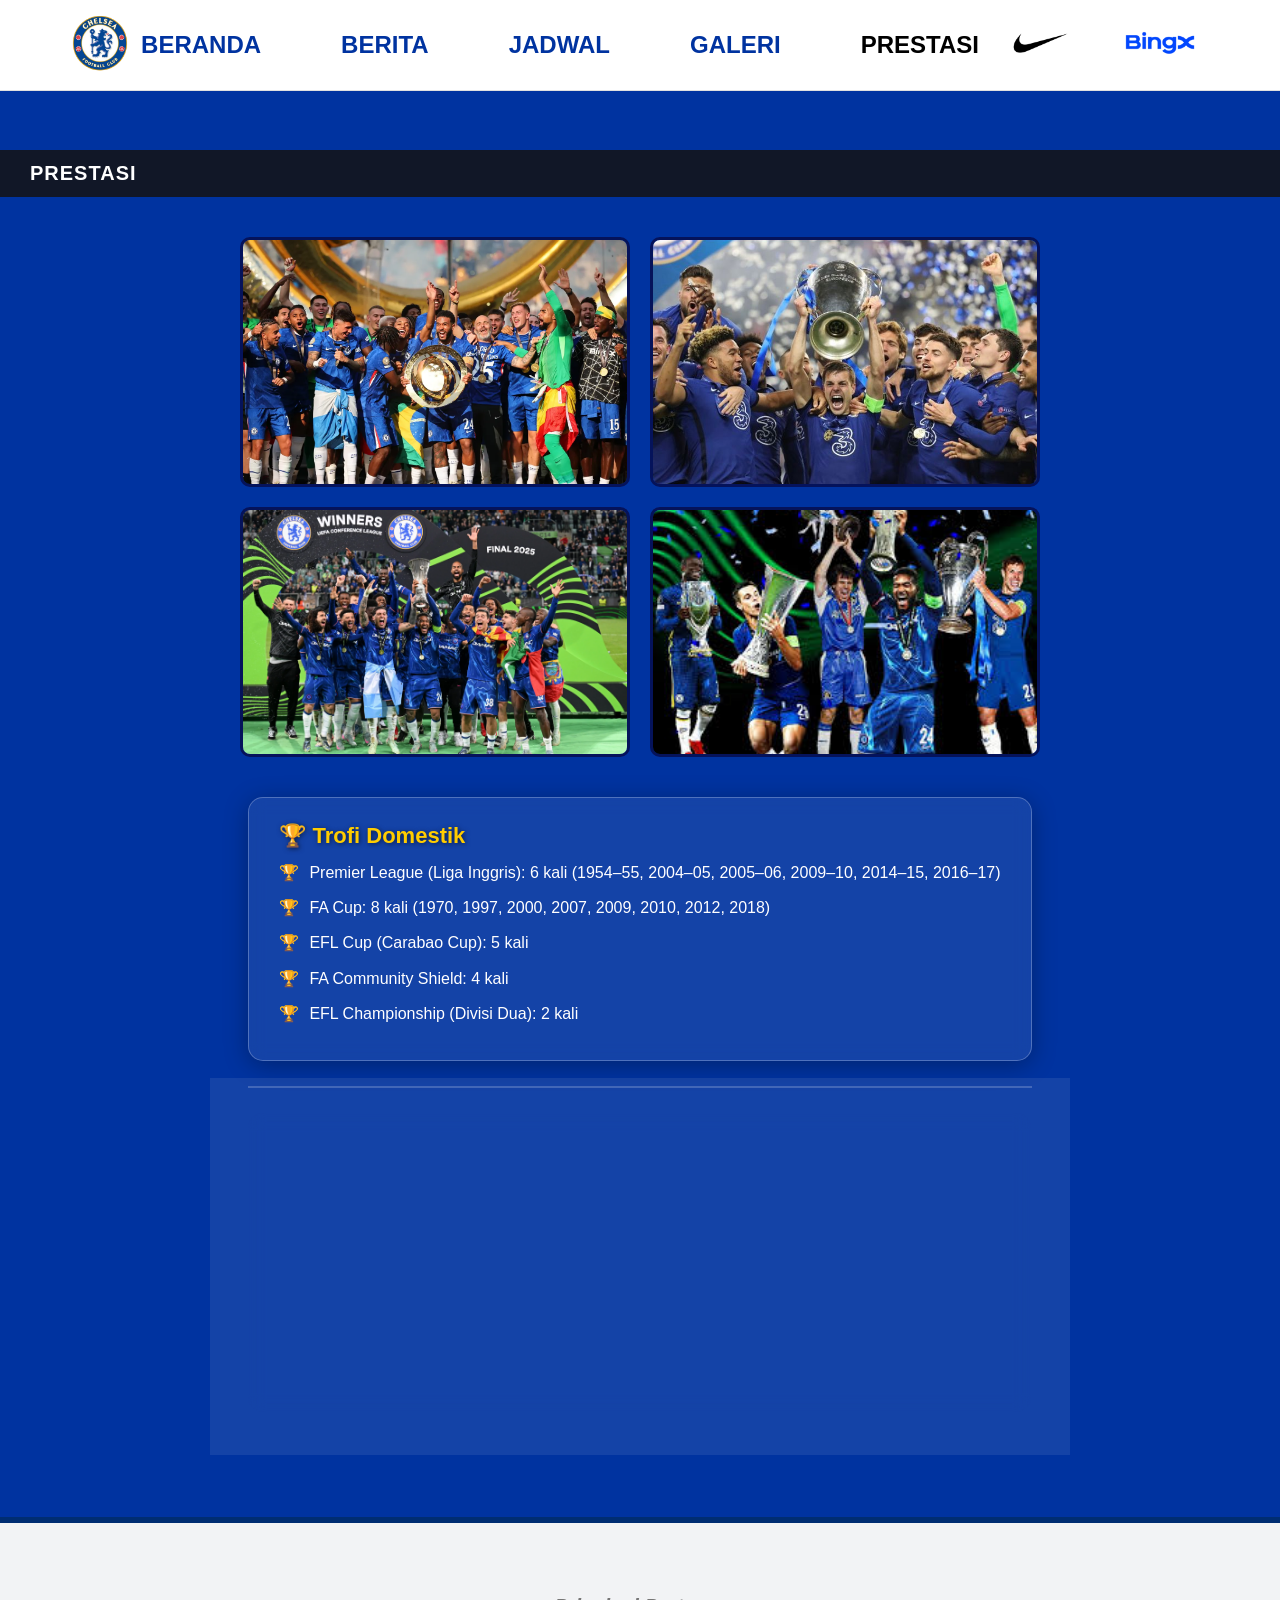
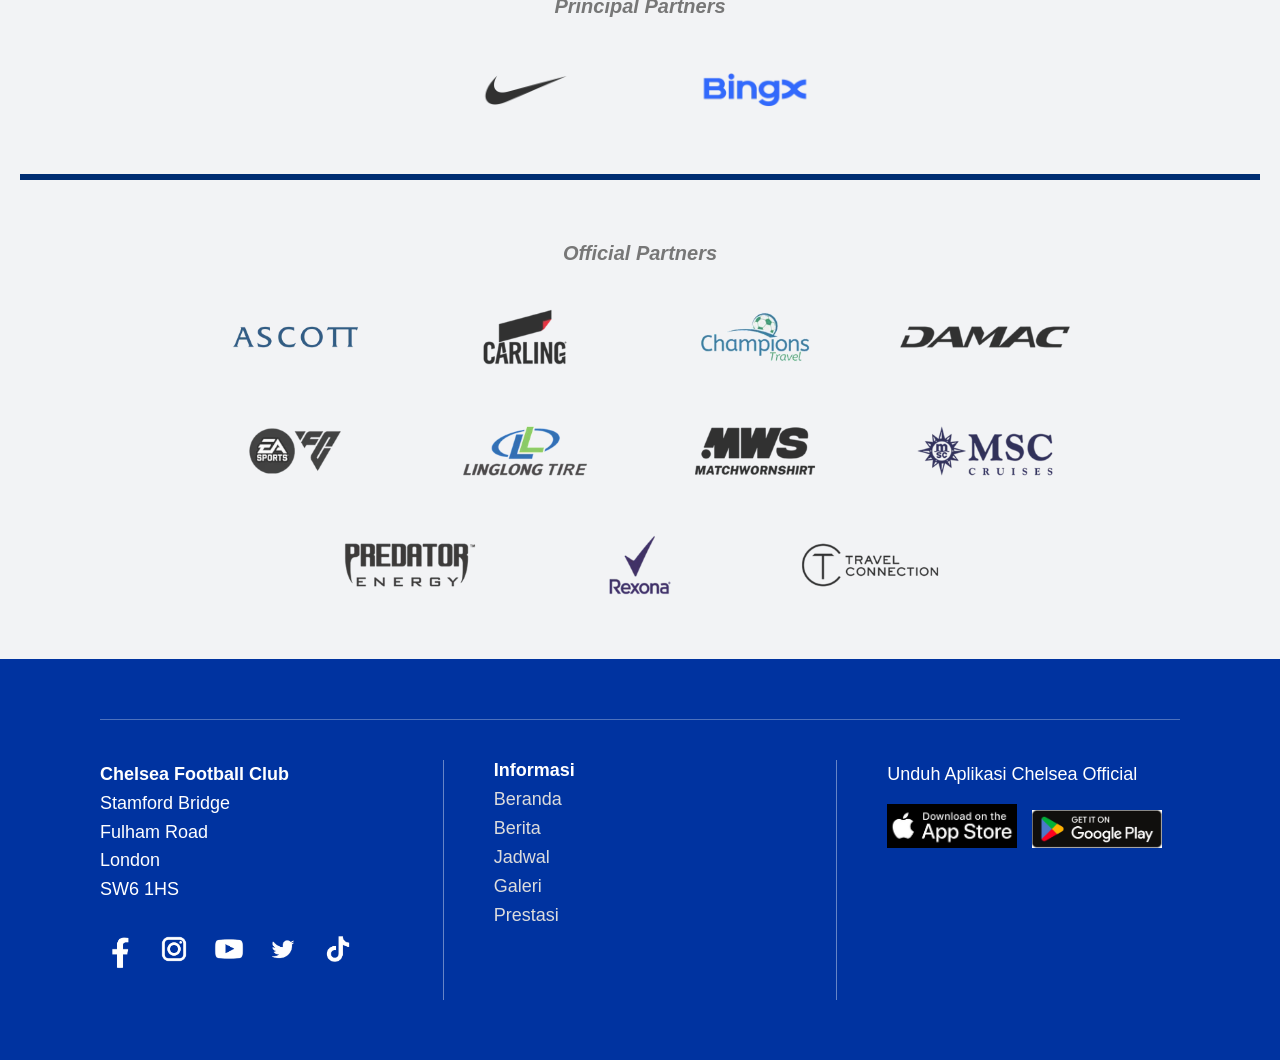
<file: prestasi.html>
<!DOCTYPE html>
<html lang="id">
<head>
  <meta charset="UTF-8">
  <meta name="viewport" content="width=device-width, initial-scale=1.0">
  <title>PRESTASI | Chelsea FC</title>
  <link rel="stylesheet" href="style.css">
</head>
<body>

  <!-- NAVBAR -->
  <div class="navbar">
    <div class="logo">
      <a href="index.html">
        <img src="galeri/logo.chelsea.png" alt="Chelsea Logo">
      </a>
    </div>
    
    <input type="checkbox" id="menu-toggle">
    <label for="menu-toggle" class="menu-icon">&#9776;</label>
    
    <ul class="menu">
      <li><a href="beranda.html">BERANDA</a></li>
      <li><a href="berita.html">BERITA</a></li>
      <li><a href="jadwal.html">JADWAL</a></li>
      <li><a href="galeri.html">GALERI</a></li>
      <li><a href="prestasi.html" class="active">PRESTASI</a></li>
    </ul>

    <div class="brand">
      <a href="https://www.nike.com/gb/" target="_blank"><img src="galeri/Nike_Swoosh_Black.webp" class="brand-logo" alt="Nike"></a>
      <a href="https://bingx.com" target="_blank"><img src="galeri/bingx_header_500x167.webp" class="brand-logo" alt="bingx"></a>
    </div>
  </div>

  <!-- BAGIAN PRESTASI -->
  <section class="prestasi-section">
    <h2 class="section-title">PRESTASI</h2>

    <div class="prestasi-container">
      
      <!-- Gambar di kiri -->
      <div class="prestasi-images">
        <img src="galeri/cwc.webp" alt="Juara CWC" class="prestasi-img">
        <img src="galeri/ucl.jpg" alt="Chelsea Champions League" class="prestasi-img">
        <img src="galeri/uecl.jpg.webp" alt="Chelsea FA Cup" class="prestasi-img">
        <img src="galeri/semua.piala.jpeg" alt="Semua Piala" class="prestasi-img">
      </div>

      <!-- Daftar Prestasi -->
      <div class="prestasi-text">
        <!-- Tambahkan kotak/card untuk setiap bagian -->
         <div class="trofi-box">
    <h3 class="trofi-title">🏆 Trofi Domestik</h3>
    <ul class="trofi-list">
      <li>Premier League (Liga Inggris): 6 kali (1954–55, 2004–05, 2005–06, 2009–10, 2014–15, 2016–17)</li>
      <li>FA Cup: 8 kali (1970, 1997, 2000, 2007, 2009, 2010, 2012, 2018)</li>
      <li>EFL Cup (Carabao Cup): 5 kali</li>
      <li>FA Community Shield: 4 kali</li>
      <li>EFL Championship (Divisi Dua): 2 kali</li>
    </ul>
  </div>

  <div class="section-divider"></div>

  <div class="trofi-box">
    <h3 class="trofi-title">🌍 Trofi Internasional</h3>
    <ul class="trofi-list">
      <li>UEFA Champions League: 2 kali (2012, 2021)</li>
      <li>UEFA Europa League: 2 kali (2013, 2019)</li>
      <li>UEFA Cup Winners’ Cup: 2 kali (1971, 1998)</li>
      <li>UEFA Super Cup: 2 kali (1998, 2021)</li>
      <li>UEFA Conference League: 1 kali (2024–25)</li>
      <li>FIFA Club World Cup: 2 kali (2021, 2025)</li>
    </ul>
  </div>
      </div>
    </div>
  </section>

<!-- PARTNERS SECTION -->
<div class="partners">
  <div class="principal">
    <h3>Principal Partners</h3>
    <div class="partner-logo">
      <a href="https://www.nike.com/gb/" target="_blank">
        <img src="galeri/Nike_Swoosh_Black.webp" alt="Nike">
      </a>
      <a href="https://bingx.com" target="_blank">
        <img src="galeri/bingx_header_500x167.webp" alt="BingX">
      </a>
    </div>
  </div>

  <hr class="separator">

  <div class="official">
    <h3>Official Partners</h3>
    <div class="partner-logo">
      <a href="https://www.discoverasr.com/en/sign-up" target="_blank"><img src="galeri/Ascott.webp" alt="Ascott"></a>
      <a href="https://www.carling.com/" target="_blank"><img src="galeri/carling_footer_600x200.webp" alt="Carling"></a>
      <a href="https://www.champions-travel.com/" target="_blank"><img src="galeri/champions_travel_footer_600x200.webp" alt="Champions Travel"></a>
      <a href="https://www.damacproperties.com/" target="_blank"><img src="galeri/damac_footer_600x200.webp" alt="Damac"></a>
      <a href="https://www.ea.com/games/ea-sports-fc" target="_blank"><img src="galeri/easports_footer_600x200.webp" alt="EA Sports"></a>
      <a href="https://www.linglongtire.com/" target="_blank"><img src="galeri/linglone_footer_600x200.webp" alt="Linglong Tire"></a>
      <a href="https://www.mwspartnership.com/" target="_blank"><img src="galeri/mws_footer_600x200.webp" alt="MWS"></a>
      <a href="https://www.msccruises.com/" target="_blank"><img src="galeri/msc_footer_600x200.webp" alt="MSC Cruises"></a>
      <a href="https://www.predatorenergy.com/" target="_blank"><img src="galeri/predator_footer_600x200.webp" alt="Predator Energy"></a>
      <a href="https://www.rexona.com/" target="_blank"><img src="galeri/rexona_footer_600x200.webp" alt="Rexona"></a>
      <a href="https://www.travelconnection.co.uk/" target="_blank"><img src="galeri/travel_connection_footer_600x200.webp" alt="Travel Connection"></a>
    </div>
  </div>
</div>
<!-- END PARTNERS -->

<!-- FOOTER -->
<footer class="footer">
  <div class="footer-container">

    <!-- Kolom kiri -->
    <div class="footer-column">
      <p><strong>Chelsea Football Club</strong></p>
      <p>Stamford Bridge<br>Fulham Road<br>London<br>SW6 1HS</p>

      <div class="social-icons">
        <a href="https://www.facebook.com/ChelseaFC/" target="_blank"><img src="galeri/facebook.png" alt="Facebook"></a>
        <a href="https://www.instagram.com/chelseafc/" target="_blank"><img src="galeri/instagram.png" alt="Instagram"></a>
        <a href="https://www.youtube.com/chelseafc" target="_blank"><img src="galeri/youtube.png" alt="YouTube"></a>
        <a href="https://x.com/chelseafc" target="_blank"><img src="galeri/twitter.png" alt="Twitter"></a>
        <a href="https://www.tiktok.com/@chelseafc" target="_blank"><img src="galeri/tiktok.png" alt="TikTok"></a>
      </div>
    </div>

     <!-- Garis pemisah 1 -->
    <div class="footer-divider"></div>

    <!-- Kolom tengah -->
<div class="footer-column">
  <h3>Informasi</h3>
  <ul>
    <li><a href="beranda.html">Beranda</a></li>
    <li><a href="berita.html">Berita</a></li>
    <li><a href="jadwal.html">Jadwal</a></li>
    <li><a href="galeri.html">Galeri</a></li>
    <li><a href="prestasi.html">Prestasi</a></li>
  </ul>
</div>

    <!-- Garis pemisah 2 -->
    <div class="footer-divider"></div>

    <!-- Kolom kanan -->
    <div class="footer-column">
      <p>Unduh Aplikasi Chelsea Official</p>
      <div class="app-links">
        <a href="https://apps.apple.com/gb/app/chelsea-official-app/id1353142218?shortlink=id1x1kng&c=Website_Landing_Preferences&pid=Website&deep_link_value=Website_Landing_Preferences&source_caller=ui" target="_blank"><img src="galeri/appsore.jpg" alt="App Store"></a>
        <a href="https://play.google.com/store/apps/details?id=com.chelseafc.the5thstand&hl=en_US&gl=US&shortlink=03ey3mli&c=Website_Landing_Preferences&pid=Website&deep_link_value=Website_Landing_Preferences&source_caller=ui&pli=1" target="_blank"><img src="galeri/playstore.jpg" alt="Google Play"></a>
      </div>
    </div>

  </div>
</footer>
<!-- END FOOTERS -->


</body>
</html>
</file>
<file: style.css>
/* Body */
* {
  margin: 0;
  padding: 0;
  box-sizing: border-box;
}

body {
  font-family: Arial, Helvetica, sans-serif;
  background-color: #0033a0;
  color: #000;
  margin-top: 70px; /* memberi ruang agar konten tidak tertutup navbar */
}


/* Hero */
.hero {
  min-height: 80vh;          /* biar tinggi minimal 1 layar, tapi bisa lebih kalau isi panjang */
  height: auto;               /* biar otomatis menyesuaikan isi */
  background-color: #0033a0;  /* warna biru khas Chelsea */
  display: flex;
  flex-direction: column;
  justify-content: center;
  align-items: center;
  text-align: center;
  padding: 100px 80px;        /* beri ruang atas bawah */
  color: white;
  box-sizing: border-box;
}

.hero h1 {
  font-size: 48px;
  margin-bottom: 20px;
  font-family: Georgia, 'Times New Roman', Times, serif;
}

.hero a {
  background: #ffffff;
  color: rgb(0, 0, 0);
  text-decoration: none;
  padding: 12px 24px;
  border-radius: 6px;
  font-weight: bold;
  transition: background 0.3s;
}

.hero a:hover {
  background: #054ee0;
}


/* ===== NAVBAR ===== */
.navbar {
  display: flex;
  justify-content: space-between;
  align-items: center;
  padding: 10px 60px;
  background-color: white;
  border-bottom: 1px solid #e0e0e0;

  position: fixed;   /* membuat navbar tetap di posisi tetap */
  top: 0;            /* menempelkannya di bagian atas layar */
  left: 0;
  width: 100%;       /* agar lebarnya penuh */
  z-index: 1000;     /* supaya tidak tertutup elemen lain */
}

/* Logo Chelsea */
.logo img {
  width: 80px;
  height: auto;
}

/* Menu Tengah */
.menu {
  list-style: none;
  display: flex;
  gap: 80px;
}

.menu a {
  text-decoration: none;
  color: #0033a0;
  font-weight: 700;
  font-size: 24px;
  transition: color 0.2s;
}

.menu a:hover {
  color: #000;
  text-decoration: underline;
}

/* Menu Aktif */
.menu a.active {
  color: #000;
}

/* Brand Kanan (Nike & Bing) */
.brand {
  display: flex;
  align-items: center;
}

.brand-logo {
  width: 120px;   /* ubah ukuran sesuai kebutuhan */
  height: auto;
}


/* ===== KONTEN BERANDA ===== */
.content {
  text-align: center;
  margin-top: 80px;
  padding: 20px;
}

.content h1 {
  font-size: 32px;
  color: #ffffff;
  margin-bottom: 10px;
}

.content p {
  font-size: 18px;
  color: #ffffff;
}

/* ===== BERANDA SECTION ===== */
.beranda-hero {
  position: relative;
  height: 100vh;
  background-size: cover;
  display: flex;
  justify-content: center;
  align-items: center;
  text-align: center;
  color: white;
  padding: 0 80px;
}

.beranda-hero .overlay {
  position: absolute;
  top: 0;
  left: 0;
  right: 0;
  bottom: 0;
  background-color: rgba(0, 35, 102, 0.7); /* lapisan biru transparan */
}

.beranda-text {
  position: relative;
  z-index: 2; /* biar teks di atas overlay */
  max-width: 900px;
   margin: 0 auto; /* agar tetap di tengah jika lebar dibatasi */
  text-align: center; /* pastikan teks rata tengah */
}

.beranda-text h1 {
  font-size: 48px;
  margin-bottom: 20px;
  font-weight: 800;
}

.beranda-text p {
  font-size: 18px;
  line-height: 1.8;
  font-weight: 500;
}

.beranda-foto {
  display: flex;               /* ubah dari grid ke flex */
  justify-content: center;     /* biar rata tengah */
  align-items: center;         /* sejajarkan secara vertikal */
  gap: 10px;                   /* jarak antar foto */
  margin-top: 20px;            /* jarak dari teks di atas */
}

.foto-beranda {
  width: 45%;                  /* dua foto muat dalam satu baris */
  aspect-ratio: 1 / 1;         /* buat persegi */
  object-fit: cover;           /* isi penuh tanpa distorsi */
  border-radius: 10px;
  box-shadow: 0 2px 6px rgba(0,0,0,0.25);
}

@media (max-width: 600px) {
  .beranda-foto {
    flex-direction: column; /* ubah ke atas-bawah di layar kecil */
  }

  .foto-beranda {
    width: 80%; /* biar pas di layar HP */
  }
}



/* ===== BERITA SECTION ===== */
.news-section {
  background-color: #0033a0;
  background-repeat: no-repeat;
  background-position: center;
  background-size: contain;
  color: white;
  padding: 80px 0px;
  text-align: center;
  min-height: 100vh;
}

.section-title {
  text-align: left;
  font-size: 20px;
  font-weight: 800;
  color: #fff;
  background-color: #111727;
  padding: 12px 30px;
  letter-spacing: 1px;
  margin-bottom: 40px;
}

/* Grid berita */
.news-container {
  display: flex;
  justify-content: center;
  gap: 40px;
  flex-wrap: wrap;
}

/* Kartu berita */
.news-card {
  background-color: rgba(255, 255, 255, 0.05);
  border-radius: 8px;
  overflow: hidden;
  width: 400px;
  text-align: left;
  transition: transform 0.3s;
}

.news-card:hover {
  transform: scale(1.03);
}

.news-card img {
  width: 100%;
  height: 250px;
  object-fit: cover;
  border-bottom: 3px solid #0070c1;
}

.news-card p {
  font-size: 16px;
  line-height: 1.6;
  padding: 15px;
  font-weight: 600;
  color: #fff;
}

/* ===== BAGIAN KHUSUS UNTUK HALAMAN BERITA DETAIL ===== */
.berita-header {
  position: relative;
  width: 100%;
  height: 100%; /* tinggi proporsional */
  overflow: hidden;
}

.berita-header img {
  width: 100%;
  height: 100%;
  object-fit: cover;
  object-position: center;
  display: block;
  filter: brightness(70%); /* sedikit gelap agar teks terlihat jelas */
}

/* Overlay untuk teks di atas gambar */
.overlay {
  position: absolute;
  bottom: 40px;
  left: 60px;
  right: 60px;
  color: white;
  text-shadow: 1px 1px 5px rgba(0,0,0,0.6);
}

/* Judul besar */
.overlay h1 {
  font-size: 50px;
  font-weight: 700;
  margin-bottom: 50px;
  font-family: 'Trebuchet MS', 'Lucida Sans Unicode', 'Lucida Grande', 'Lucida Sans', Arial, sans-serif;
}

/* Tanggal di kanan bawah */
.berita-meta {
  display: flex;
  justify-content: flex-end;
  font-size: 0.9rem;
  letter-spacing: 1px;
  color: #fff;
}

.berita-content {
  padding: 40px 80px;
  background-color: #fff;
  color: #000;
  line-height: 1.8;
}

.berita-content p {
  margin-bottom: 20px;
  font-size: 20px;
}

.back-button {
  display: inline-block;
  margin-top: 30px;
  padding: 10px 20px;
  background-color: #0033a0;
  color: #fff;
  text-decoration: none;
  border-radius: 5px;
  font-weight: bold;
  transition: 0.3s;
}

.back-button:hover {
  background-color: #001f60;
}


.berita-foto {
  margin: 30px 0;
  text-align: center;
}

.berita-foto img {
  width: 80%;
  max-width: 800px;
  height: auto;
  border-radius: 6px;
  display: block;
  margin: 0 auto;
}

.caption {
  background-color: #001489; /* Biru khas Chelsea */
  color: white;
  font-size: 14px;
  font-weight: 500;
  text-align: left;
  max-width: 800px;
  margin: 0 auto;
  padding: 10px 15px;
  margin-top: -5px; /* menempel ke bawah gambar */
  border-bottom-left-radius: 6px;
  border-bottom-right-radius: 6px;
}

/* ====== RESPONSIVE UNTUK HALAMAN BERITA (HP) ====== */
@media (max-width: 768px) {
  /* Header berita */
  .berita-header {
    height: auto; /* biar tinggi menyesuaikan gambar */
  }

  .berita-header img {
    height: 250px; /* ukuran gambar header di HP */
    object-fit: cover;
  }

  /* Overlay teks di atas gambar */
  .overlay {
    bottom: 20px;
    left: 15px;
    right: 15px;
    text-align: left;
  }

  .overlay h1 {
    font-size: 1.5rem; /* ukuran judul lebih kecil di HP */
    margin-bottom: 15px;
    line-height: 1.3;
  }

  .berita-meta {
    justify-content: flex-start;
    font-size: 0.8rem;
    margin-top: 10px;
  }

  /* Konten utama */
  .berita-content {
    padding: 20px;
    font-size: 16px;
  }

  .berita-content p {
    font-size: 16px;
    line-height: 1.7;
    text-align: justify;
  }

  /* Gambar dalam berita */
  .berita-foto img {
    width: 100%;
    max-width: 100%;
    border-radius: 6px;
  }

  .caption {
    max-width: 100%;
    font-size: 13px;
    text-align: left;
    padding: 8px 12px;
  }

  /* Tombol kembali */
  .back-button {
    display: block;
    margin: 20px auto;
    text-align: center;
    font-size: 16px;
    padding: 10px 18px;
  }
}




/* ====== JADWAL SECTION ====== */
.jadwal-section {
  background-color: #0033a0;
  color: #fff;
  padding: 80px 0;
  text-align: center;
}

.bulan {
  text-align: left;
  font-size: 20px;
  font-weight: 800;
  color: #fff;
  background-color: #111727;
  padding: 12px 30px;
  letter-spacing: 1px;
  margin-bottom: 20px;
}

.jadwal-card {
  background-color: #0e1f42;
  border: 2px solid #000000;
  border-radius: 4px;
  padding: 30px 15px 25px; /* sebelumnya 60px 20px 40px */
  max-width: 800px;        /* sedikit lebih sempit agar fokus */
  margin: 0 auto 25px;     /* jarak antar card lebih rapat */
  position: relative;
  transition: transform 0.3s;
}

/* Logo Liga */
.liga-logo {
  position: absolute;
  top: 20px;
  left: 50%;
  transform: translateX(-50%);
}

.liga-logo img {
  width: 50px;
  opacity: 0.9;
}

/* Info stadion & tanggal */
.info-atas {
  display: flex;
  justify-content: center;
  gap: 8px;           /* sebelumnya 12px */
  margin-top: 60px;   /* sebelumnya 80px */
  font-size: 13px;
  color: #ccc;
  text-transform: uppercase;
  letter-spacing: 0.5px;
}

/* Pertandingan */
.pertandingan {
  display: grid;
  grid-template-columns: 1fr auto 1fr;
  align-items: center;
  text-align: center;
  margin-top: 15px;
  gap: 0px;
}

.tim {
  display: flex;
  align-items: center;
  justify-content: center;
  gap: 6px;
}

.tim h3 {
  font-size: 16px;
  font-weight: 800;
  color: #fff;
}

.tim img {
  width: 90px;
  height: auto;
  object-fit: contain;
}

/* Jam tengah */
.jam span {
  background: #000000;
  color: #fff;
  padding: 6px 14px; /* sebelumnya 10px 20px */
  font-weight: 700;
  font-size: 24px;
  border-radius: 4px;
  display: inline-block;
}

.jadwal-card:hover {
  transform: scale(1.04);
}

@media (max-width: 768px) {
  .pertandingan {
    grid-template-columns: 1fr;
    gap: 10px;
  }
  .info-atas {
    flex-direction: column;
    gap: 4px;
  }
}


/* ====== GALERI SECTION ====== */
.galeri-section {
  background-color: #0033a0;  /* biru khas Chelsea */
  color: white;
  padding: 80px 0px;
  min-height: 100vh;
  text-align: center;
}

.section-title {
  text-align: left;
  font-size: 20px;
  font-weight: 800;
  color: #fff;
  background-color: #111727;
  padding: 12px 30px;
  letter-spacing: 1px;
  margin-bottom: 40px;
}

.galeri-content {
  max-width: 900px;
  margin: 0 auto;
  text-align: justify;
}

.galeri-content img {
  display: block;           /* ubah dari inline ke block */
  margin: 0 auto 25px auto; /* auto kiri-kanan agar rata tengah */
  width: 100%;
  max-width: 600px;
  height: auto;
  border-radius: 10px;
  border: 3px solid #080742b9;
}

.galeri-content p {
  font-size: 20px;
  line-height: 1.8;
  margin-bottom: 20px;
  color: #f8f8f8;
}

@media (max-width: 600px) {
  .galeri-section {
    flex-direction: column; /* ubah ke atas-bawah di layar kecil */
  }

  .galeri-content {
    width: 80%; /* biar pas di layar HP */
  }
}


/* ====== PRESTASI SECTION ====== */
.prestasi-section {
  background-color: #0033a0;  /* biru khas Chelsea */
  color: white;
  padding: 80px 0px;
  min-height: 100vh;
  text-align: center;
}

.section-title {
  text-align: left;
  font-size: 20px;
  font-weight: 800;
  color: #fff;
  background-color: #111727;
  padding: 12px 30px;
  letter-spacing: 1px;
  margin-bottom: 40px;
}

/* Layout utama - ubah jadi grid dua kolom */
.prestasi-container {
  display: flex;
  flex-direction: column;
  align-items: center;
  gap: 40px;
}

/* Gambar dua-dua sejajar */
.prestasi-images {
  display: grid;
  grid-template-columns: repeat(2, 1fr); /* dua kolom */
  gap: 20px;
  max-width: 800px;
  width: 100%;
}

.prestasi-img {
  width: 100%;
  height: 250px;          /* tinggi seragam untuk semua foto */
  object-fit: cover;      /* biar isi foto tetap proporsional tanpa gepeng */
  border-radius: 10px;
  border: 3px solid #080742b9;
}

/* ====== TROFI STYLE ====== */
.prestasi-text {
  max-width: 800px;
  text-align: left;
}

/* Card untuk tiap kategori trofi */
.trofi-box {
  background-color: rgba(255, 255, 255, 0.08);
  border: 1px solid rgba(255, 255, 255, 0.25);
  border-radius: 15px;
  padding: 25px 30px;
  margin-bottom: 25px;
  box-shadow: 0 4px 25px rgba(0, 0, 0, 0.3);
  backdrop-filter: blur(8px);
  transition: transform 0.3s, box-shadow 0.3s;
}

.trofi-box:hover {
  transform: translateY(-5px);
  box-shadow: 0 6px 30px rgba(0, 0, 0, 0.4);
}

/* Judul setiap bagian trofi */
.trofi-title {
  color: #ffcc00;
  font-size: 22px;
  font-weight: 800;
  text-shadow: 1px 1px 5px rgba(0,0,0,0.6);
  margin-bottom: 10px;
}

/* Daftar isi trofi */
.trofi-list {
  list-style: none;
  padding-left: 0;
}

.trofi-list li {
  margin-bottom: 8px;
  line-height: 1.7;
  position: relative;
  padding-left: 30px;
}

/* Tambahkan ikon trofi di depan tiap item */
.trofi-list li::before {
  content: "🏆";
  position: absolute;
  left: 0;
  top: 0;
}

/* Garis pemisah antar bagian */
.section-divider {
  border-top: 2px solid rgba(255, 255, 255, 0.2);
  margin: 25px 0;
}

/* Responsif: kalau layar kecil, foto jadi satu kolom */
@media (max-width: 768px) {
  .prestasi-images {
    grid-template-columns: 1fr;
  }
}


/* ===== PARTNERS SECTION ===== */
.partners {
  text-align: center;
  background-color: #f2f3f5;
  padding: 60px 20px;
  border-top: 6px solid #002d72;
}

.partners h3 {
  font-style: italic;
  color: #777;
  margin-bottom: 30px;
  font-size: 20px;
  padding: 12px 30px;
}

/* Garis pemisah antara principal & official */
.separator {
  border: none;
  height: 6px;
  background-color: #002d72;
  margin: 50px 0;
  width: 100%;
}

/* Kontainer logo agar semua di tengah */
.partner-logo {
  display: flex;
  justify-content: center;
  align-items: center;
  flex-wrap: wrap;
  gap: 50px;              /* jarak antar logo */
  max-width: 1000px;
  margin: 0 auto;         /* agar tetap di tengah */
}

/* Logo individual */
.partner-logo img {
  max-height: 60px;
  width: auto;
  opacity: 0.8;
  transition: transform 0.3s, opacity 0.3s;
}

.partner-logo img:hover {
  opacity: 1;
  transform: scale(1.1);
}

/* Responsif (HP/tablet) */
@media (max-width: 768px) {
  .partner-logo {
    gap: 30px;
  }

  .partner-logo img {
    max-height: 45px;
  }
}


/* ====== FOOTER SECTION ====== */
.footer {
  background-color: #0033a0;
  color: white;
  padding: 60px 100px;
  font-family: Arial, sans-serif;
}

.footer-container {
  display: flex;
  align-items: flex-start;
  justify-content: space-between;
  flex-wrap: wrap;
  gap: 50px;
  max-width: 1200px;
  margin: 0 auto;
  border-top: 1px solid rgba(255, 255, 255, 0.3); /* garis panjang atas */
  padding-top: 40px;
}

.footer-column {
  flex: 1;
}

.footer-logo {
  width: 80px;
  margin-bottom: 15px;
}

.footer-column p {
  line-height: 1.6;
  font-size: 18px;
}

.footer-column ul {
  list-style: none;
  padding: 0;
  margin: 0;
}

.footer-column ul li {
  margin-bottom: 8px;
}

.footer-column ul li a {
  color: #dcdcdc;
  text-decoration: none;
  font-size: 18px;
  line-height: o.3;
  transition: color 0.3s ease;
}

.footer-column a {
  color: white;
  text-decoration: none;
  font-size: 14px;
}

.footer-column a:hover {
  text-decoration: underline;
}

.footer-column ul li a:hover {
  color: #ffffff;
  text-decoration: underline;
}

.footer-column h3 {
  font-size: 18px;
  font-weight: 700;
  margin-bottom: 8px;
  color: white;
}

/* Garis pemisah vertikal */
.footer-divider {
  width: 1px;
  background-color: rgba(255, 255, 255, 0.4);
  height: 240px;
}

/* Sosial media */
.social-icons {
  margin-top: 15px;
}

.social-icons img {
  width: 40px;
  padding-top: 10px;
  margin-right: 10px;
  transition: transform 0.3s;
}

.social-icons img:hover {
  transform: scale(1.1);
}

/* App store */
.app-links img {
  width: 130px;
  margin-right: 10px;
  margin-top: 15px;
}



/* Responsif */
@media (max-width: 900px) {
  .footer-container {
    flex-direction: column;
    align-items: center;
  }
  .footer-divider {
    display: none;
  }
  .footer-column {
    text-align: center;
    padding: 20px 0;
  }
  .social-icons, .app-links {
    justify-content: center;
  }
}


/* ====== RESPONSIVE NAVBAR (UNTUK HP) ====== */

/* Tombol menu (ikon ☰) */
.menu-icon {
  display: none;
  font-size: 30px;
  color: #0033a0;
  cursor: pointer;
}

/* Sembunyikan checkbox bawaan */
#menu-toggle {
  display: none;
}

/* ======= TAMPILAN MOBILE ======= */
@media (max-width: 768px) {
  .navbar {
    padding: 10px 20px;
  }

  /* Sembunyikan menu di awal */
  .menu {
    display: none;
    position: absolute;
    top: 70px; /* di bawah navbar */
    left: 0;
    width: 100%;
    background-color: white;
    flex-direction: column;
    text-align: center;
    gap: 0;
    border-top: 1px solid #ddd;
    z-index: 999;
  }

  /* Tampilkan menu saat tombol diklik */
  #menu-toggle:checked ~ .menu {
    display: flex;
  }

  /* Gaya untuk item menu di HP */
  .menu li {
    padding: 15px 0;
    border-bottom: 1px solid #eee;
  }

  .menu a {
    font-size: 20px;
    color: #0033a0;
  }

  /* Tampilkan ikon hamburger */
  .menu-icon {
    display: block;
  }

  /* Sembunyikan brand kanan di HP */
  .brand {
    display: none;
  }
}
</file>
